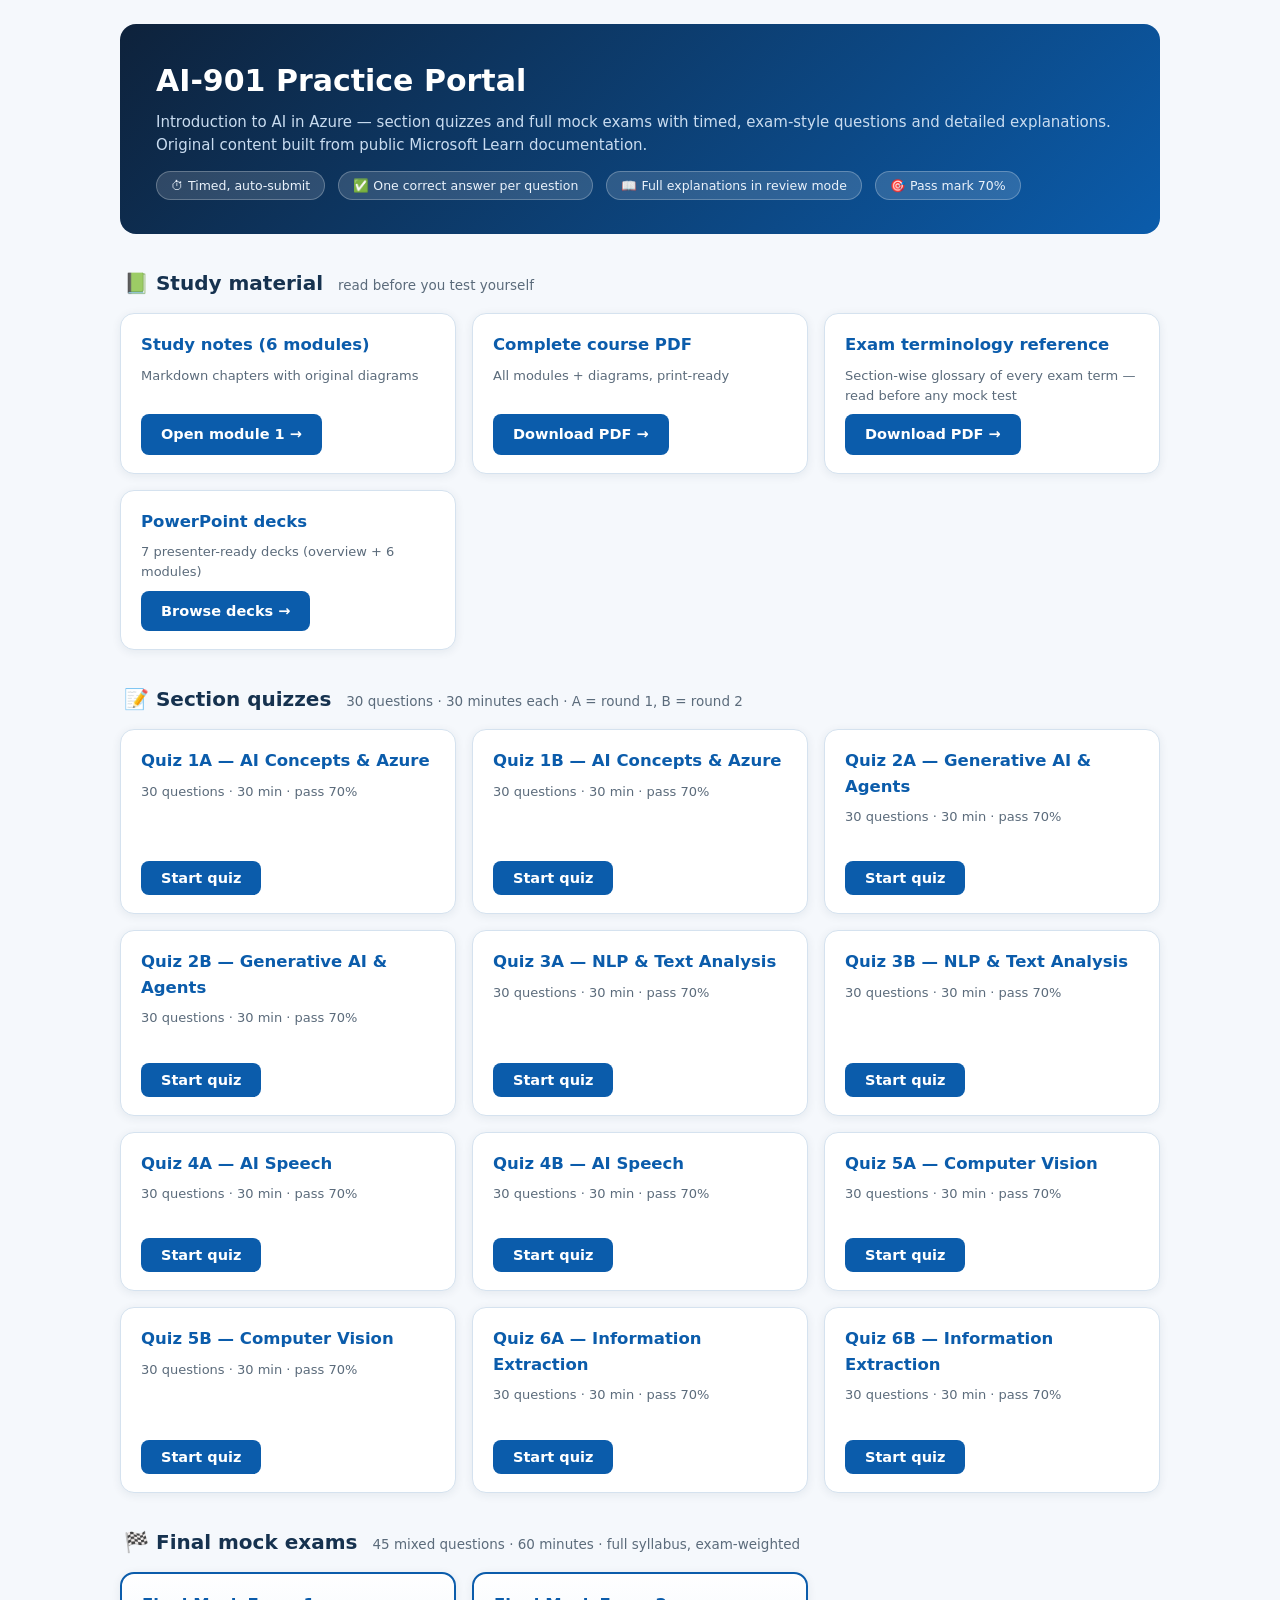
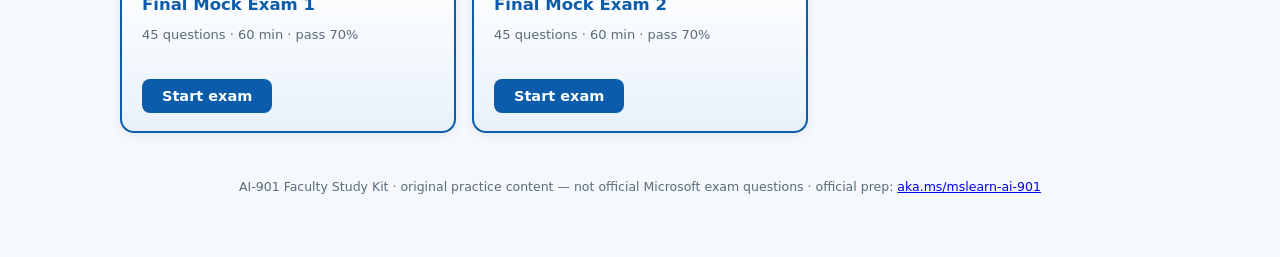
<file: index.html>
<!doctype html>
<html lang="en">
<head>
<meta charset="utf-8">
<meta name="viewport" content="width=device-width, initial-scale=1">
<title>AI-901 Practice Portal — Quizzes & Mock Exams</title>
<link rel="stylesheet" href="assets/exam.css">
<link rel="icon" href="data:image/svg+xml,<svg xmlns='http://www.w3.org/2000/svg' viewBox='0 0 100 100'><text y='.9em' font-size='90'>🎓</text></svg>">
</head>
<body>
<div class="wrap">

  <div id="homeView">
    <div class="hero">
      <h1>AI-901 Practice Portal</h1>
      <p>Introduction to AI in Azure — section quizzes and full mock exams with timed, exam-style
         questions and detailed explanations. Original content built from public Microsoft Learn
         documentation.</p>
      <div class="pills">
        <span class="pill">⏱ Timed, auto-submit</span>
        <span class="pill">✅ One correct answer per question</span>
        <span class="pill">📖 Full explanations in review mode</span>
        <span class="pill">🎯 Pass mark 70%</span>
      </div>
    </div>

    <h2 class="sec">📗 Study material <small>read before you test yourself</small></h2>
    <div class="grid links">
      <div class="card"><h3>Study notes (6 modules)</h3>
        <div class="meta">Markdown chapters with original diagrams</div>
        <a class="btn" href="modules/01-ai-concepts-and-azure.md">Open module 1 →</a></div>
      <div class="card"><h3>Complete course PDF</h3>
        <div class="meta">All modules + diagrams, print-ready</div>
        <a class="btn" href="pdf/AI-901-Complete-Course.pdf">Download PDF →</a></div>
      <div class="card"><h3>Exam terminology reference</h3>
        <div class="meta">Section-wise glossary of every exam term — read before any mock test</div>
        <a class="btn" href="pdf/AI-901-Exam-Terminology-Reference.pdf">Download PDF →</a></div>
      <div class="card"><h3>PowerPoint decks</h3>
        <div class="meta">7 presenter-ready decks (overview + 6 modules)</div>
        <a class="btn" href="pptx/">Browse decks →</a></div>
    </div>

    <h2 class="sec">📝 Section quizzes <small>30 questions · 30 minutes each · A = round 1, B = round 2</small></h2>
    <div class="grid">
      <div class="card" data-bank="q1a"><h3>Quiz 1A — AI Concepts &amp; Azure</h3><div class="meta"></div><div class="best"></div><button>Start quiz</button></div>
      <div class="card" data-bank="q1b"><h3>Quiz 1B — AI Concepts &amp; Azure</h3><div class="meta"></div><div class="best"></div><button>Start quiz</button></div>
      <div class="card" data-bank="q2a"><h3>Quiz 2A — Generative AI &amp; Agents</h3><div class="meta"></div><div class="best"></div><button>Start quiz</button></div>
      <div class="card" data-bank="q2b"><h3>Quiz 2B — Generative AI &amp; Agents</h3><div class="meta"></div><div class="best"></div><button>Start quiz</button></div>
      <div class="card" data-bank="q3a"><h3>Quiz 3A — NLP &amp; Text Analysis</h3><div class="meta"></div><div class="best"></div><button>Start quiz</button></div>
      <div class="card" data-bank="q3b"><h3>Quiz 3B — NLP &amp; Text Analysis</h3><div class="meta"></div><div class="best"></div><button>Start quiz</button></div>
      <div class="card" data-bank="q4a"><h3>Quiz 4A — AI Speech</h3><div class="meta"></div><div class="best"></div><button>Start quiz</button></div>
      <div class="card" data-bank="q4b"><h3>Quiz 4B — AI Speech</h3><div class="meta"></div><div class="best"></div><button>Start quiz</button></div>
      <div class="card" data-bank="q5a"><h3>Quiz 5A — Computer Vision</h3><div class="meta"></div><div class="best"></div><button>Start quiz</button></div>
      <div class="card" data-bank="q5b"><h3>Quiz 5B — Computer Vision</h3><div class="meta"></div><div class="best"></div><button>Start quiz</button></div>
      <div class="card" data-bank="q6a"><h3>Quiz 6A — Information Extraction</h3><div class="meta"></div><div class="best"></div><button>Start quiz</button></div>
      <div class="card" data-bank="q6b"><h3>Quiz 6B — Information Extraction</h3><div class="meta"></div><div class="best"></div><button>Start quiz</button></div>
    </div>

    <h2 class="sec">🏁 Final mock exams <small>45 mixed questions · 60 minutes · full syllabus, exam-weighted</small></h2>
    <div class="grid">
      <div class="card final" data-bank="final1"><h3>Final Mock Exam 1</h3><div class="meta"></div><div class="best"></div><button>Start exam</button></div>
      <div class="card final" data-bank="final2"><h3>Final Mock Exam 2</h3><div class="meta"></div><div class="best"></div><button>Start exam</button></div>
    </div>

    <footer>
      AI-901 Faculty Study Kit · original practice content — not official Microsoft exam questions ·
      official prep: <a href="https://aka.ms/mslearn-ai-901">aka.ms/mslearn-ai-901</a>
    </footer>
  </div>

  <div id="examView"></div>
</div>

<script src="quizzes/q1a.js"></script>
<script src="quizzes/q1b.js"></script>
<script src="quizzes/q2a.js"></script>
<script src="quizzes/q2b.js"></script>
<script src="quizzes/q3a.js"></script>
<script src="quizzes/q3b.js"></script>
<script src="quizzes/q4a.js"></script>
<script src="quizzes/q4b.js"></script>
<script src="quizzes/q5a.js"></script>
<script src="quizzes/q5b.js"></script>
<script src="quizzes/q6a.js"></script>
<script src="quizzes/q6b.js"></script>
<script src="quizzes/final1.js"></script>
<script src="quizzes/final2.js"></script>
<script src="assets/exam.js"></script>
</body>
</html>
</file>
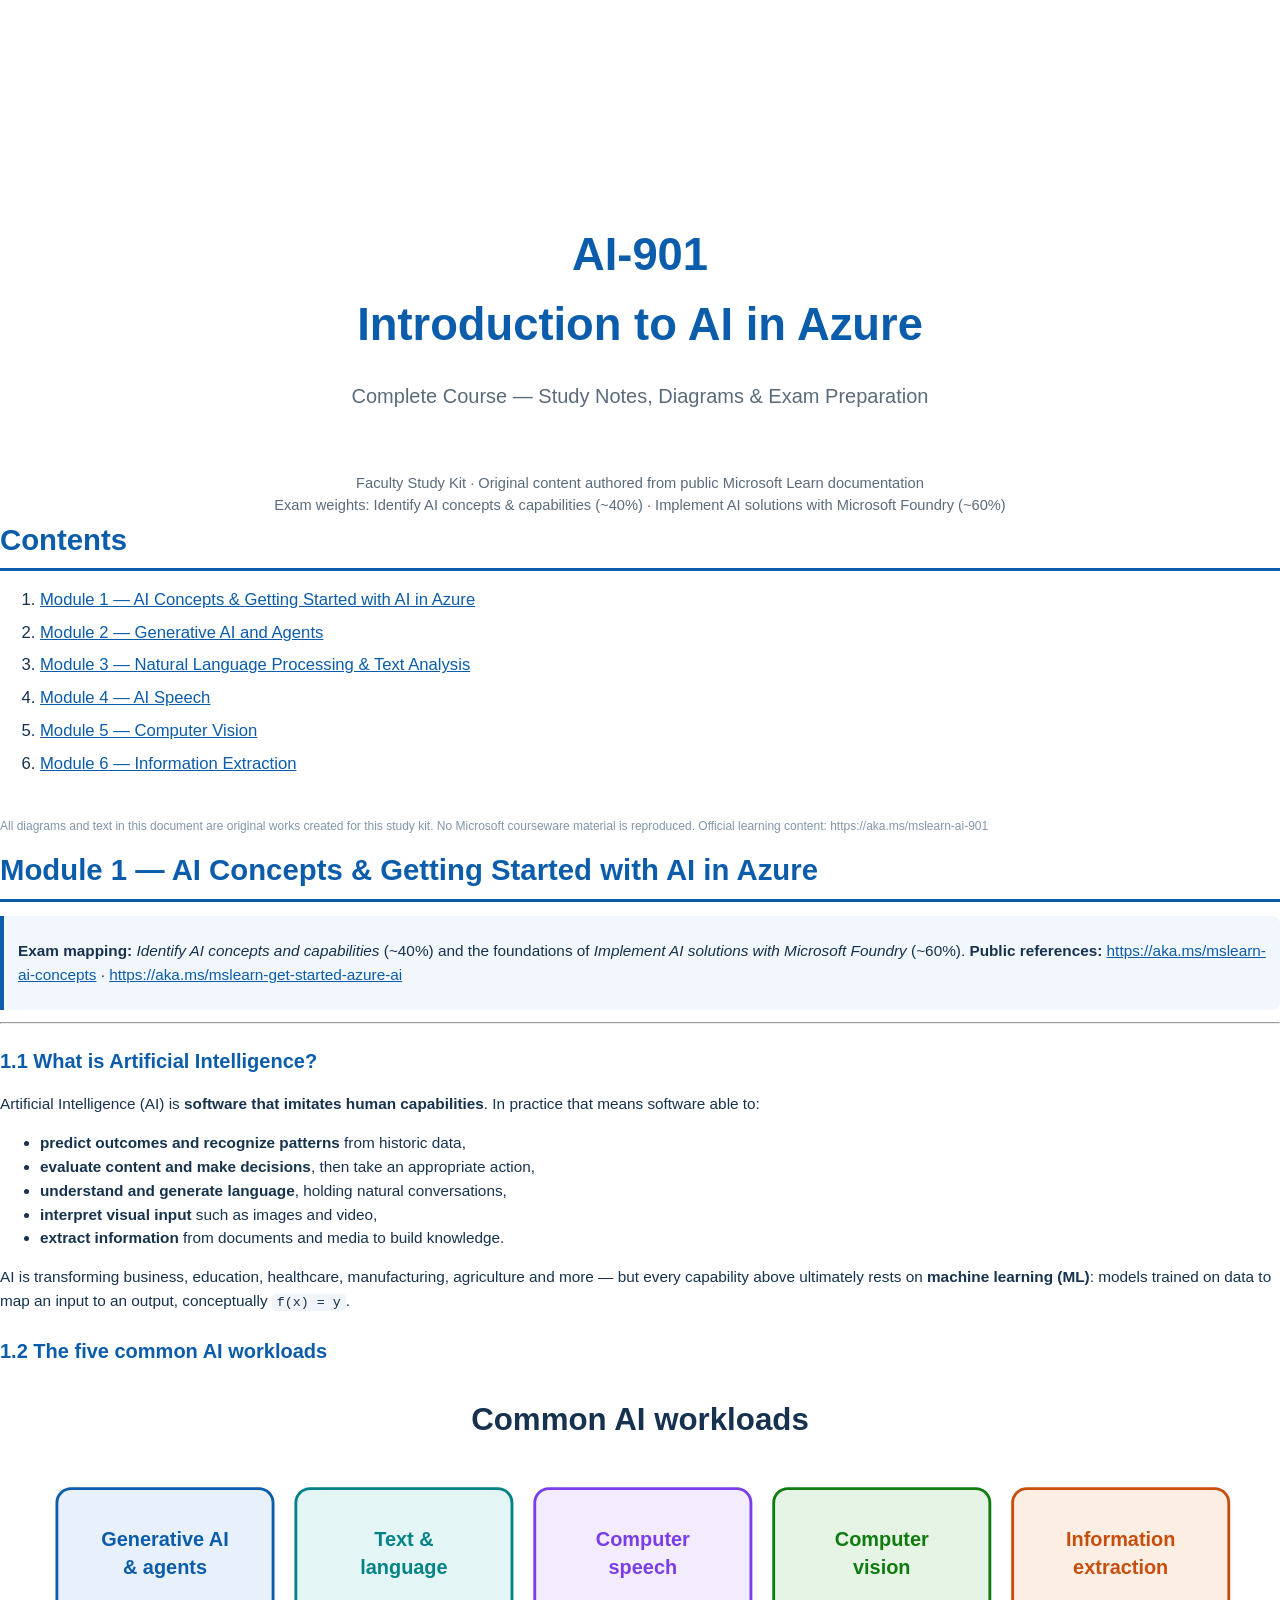
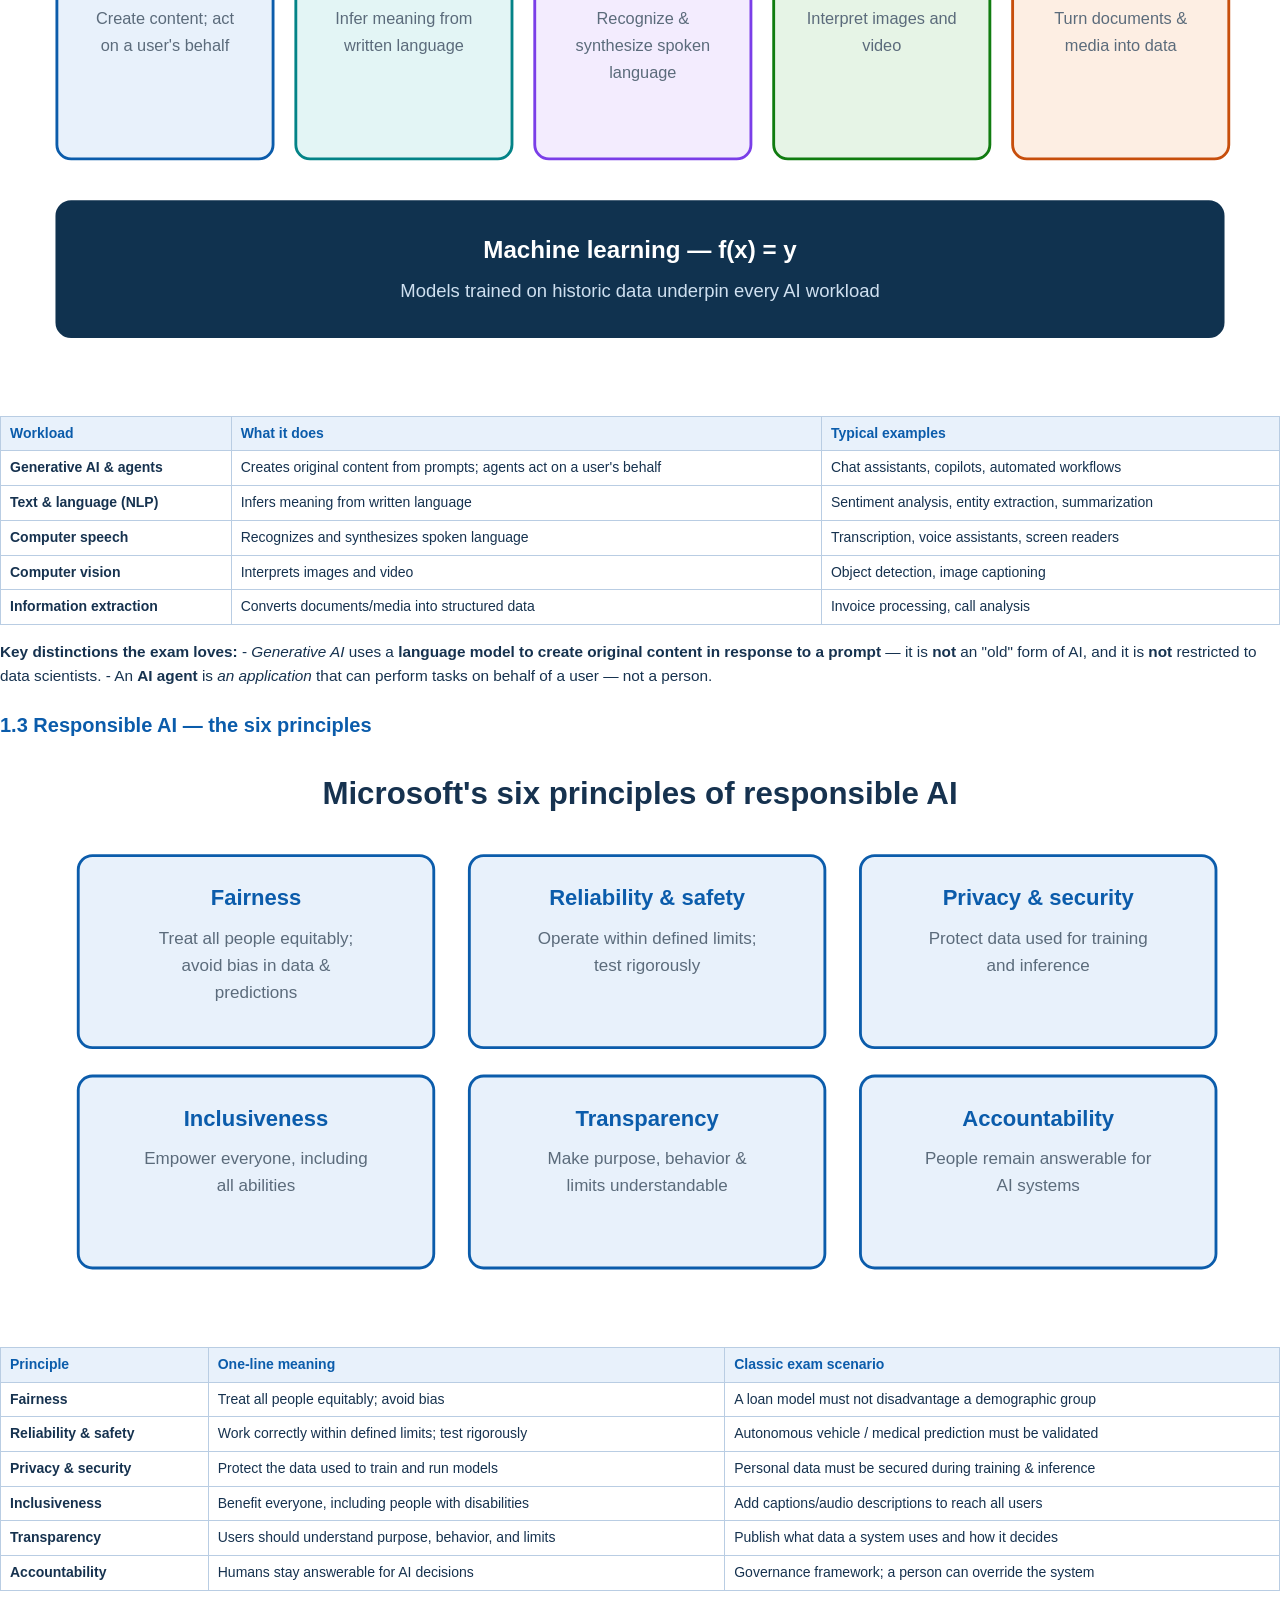
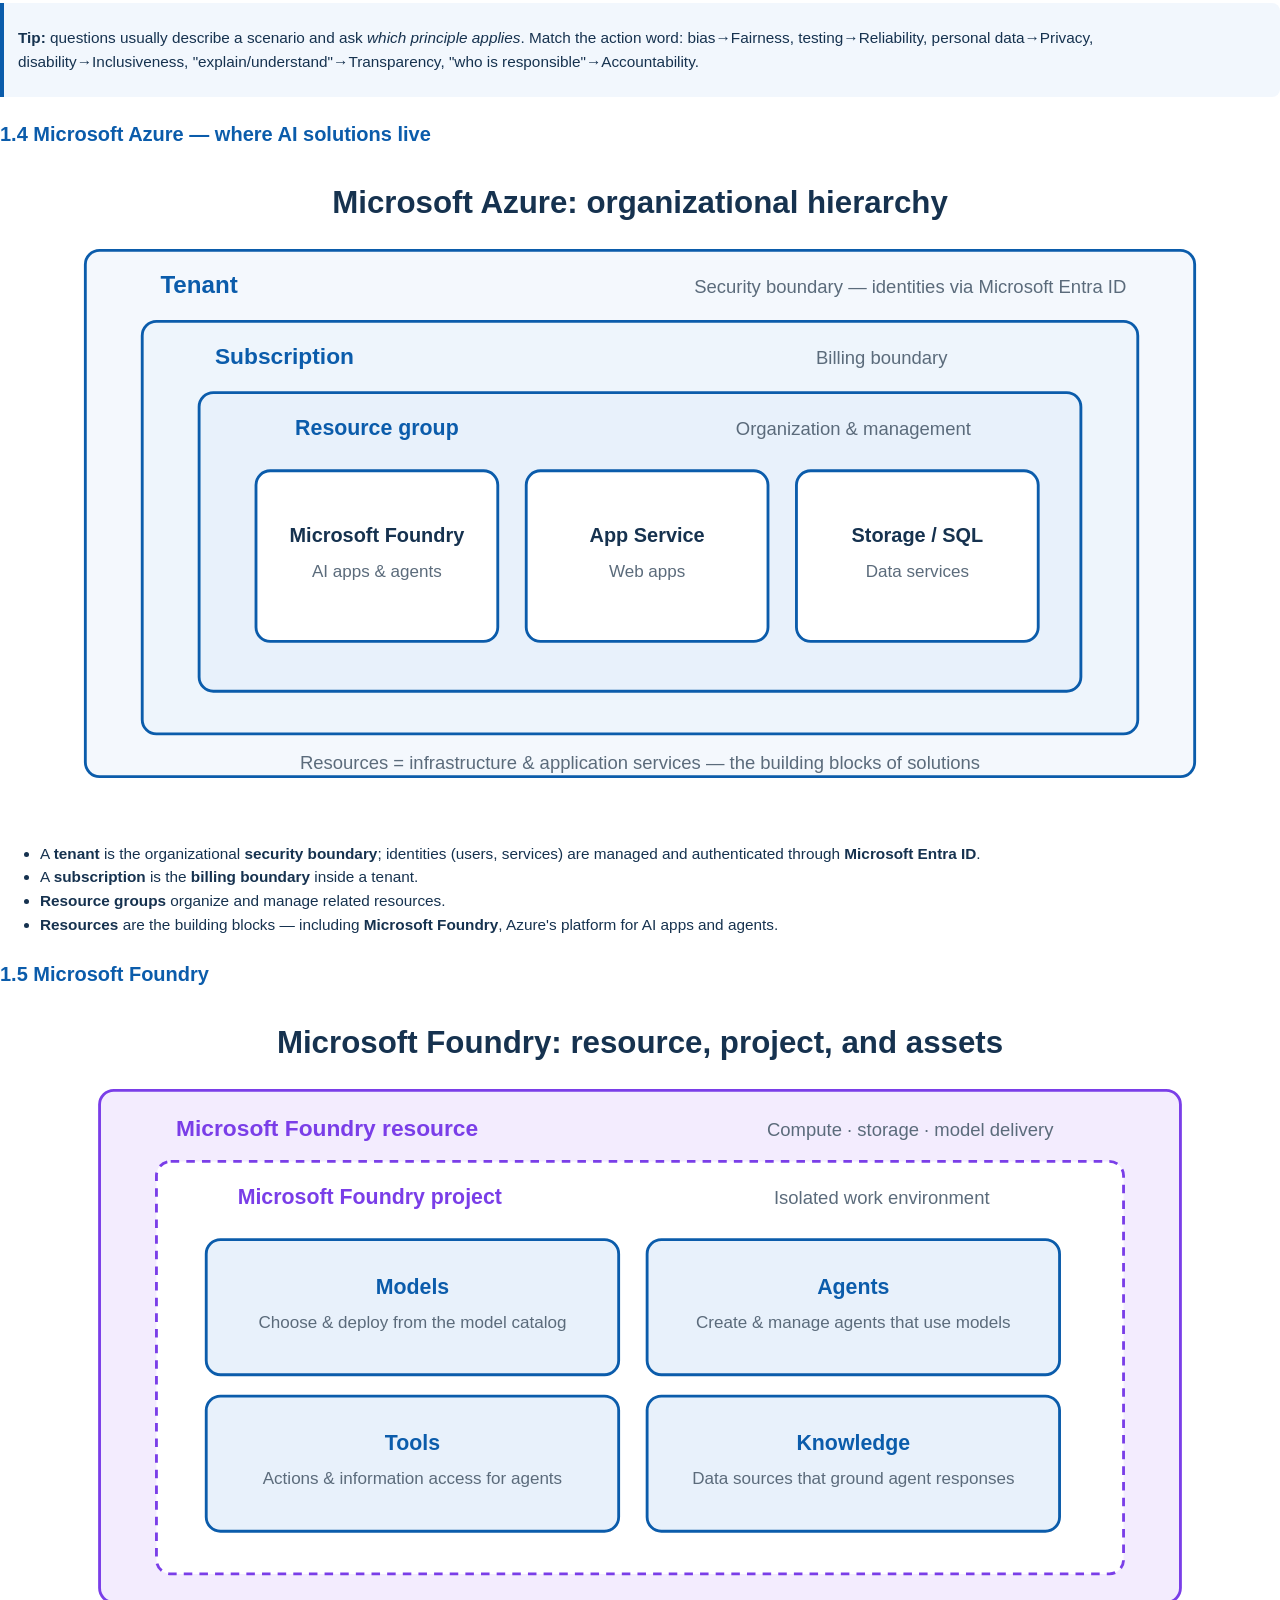
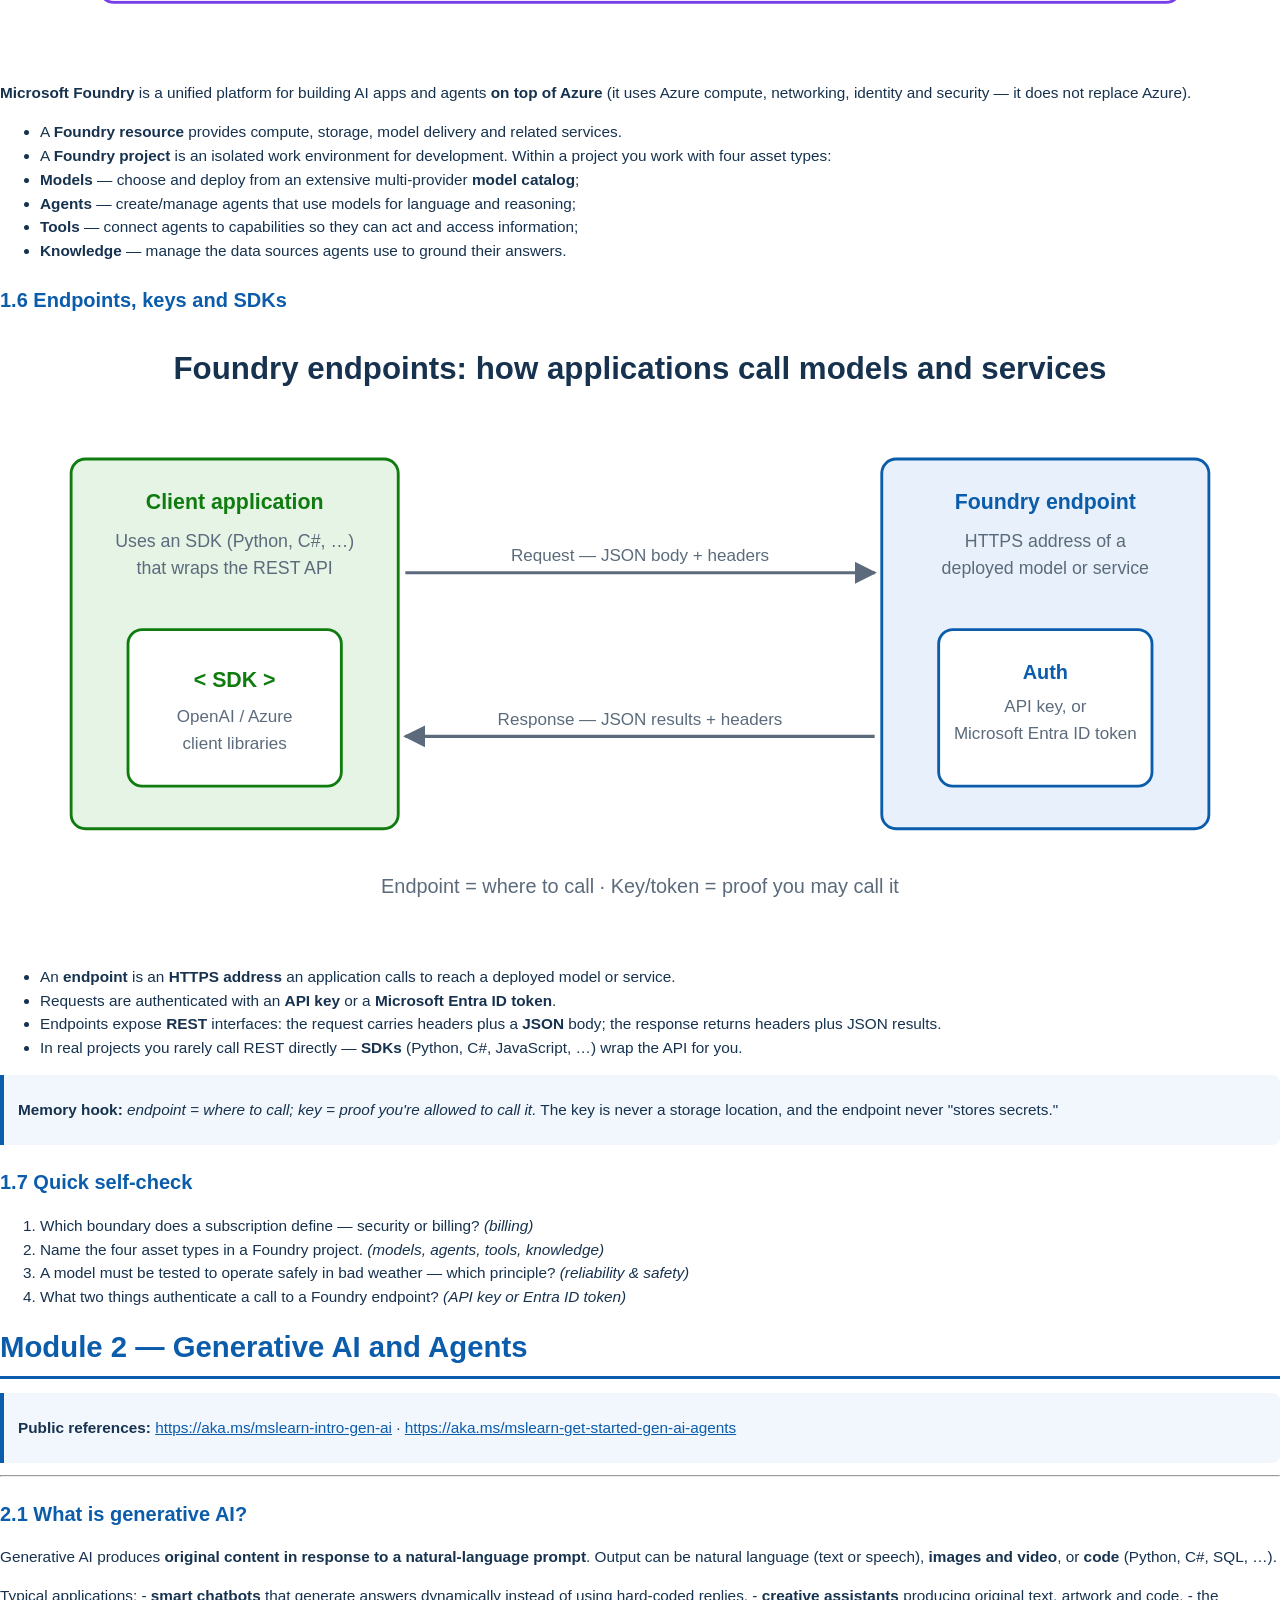
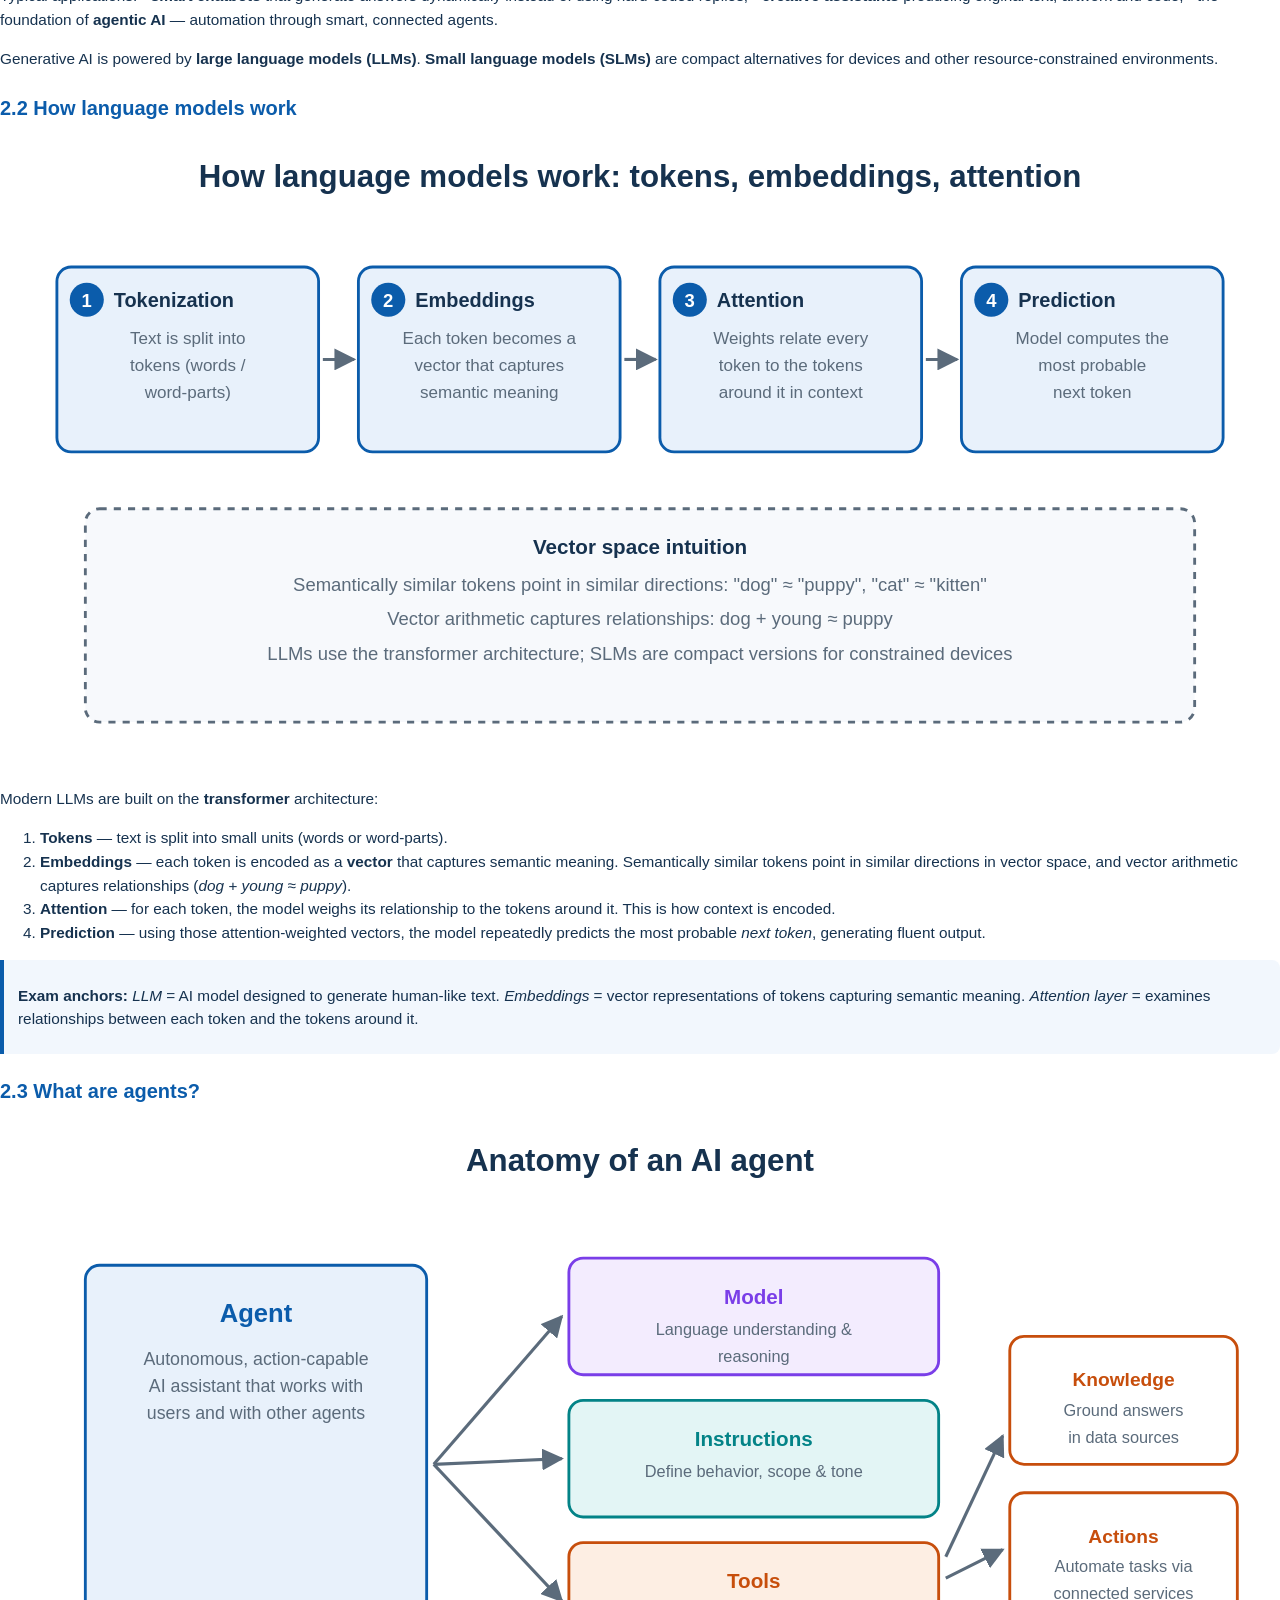
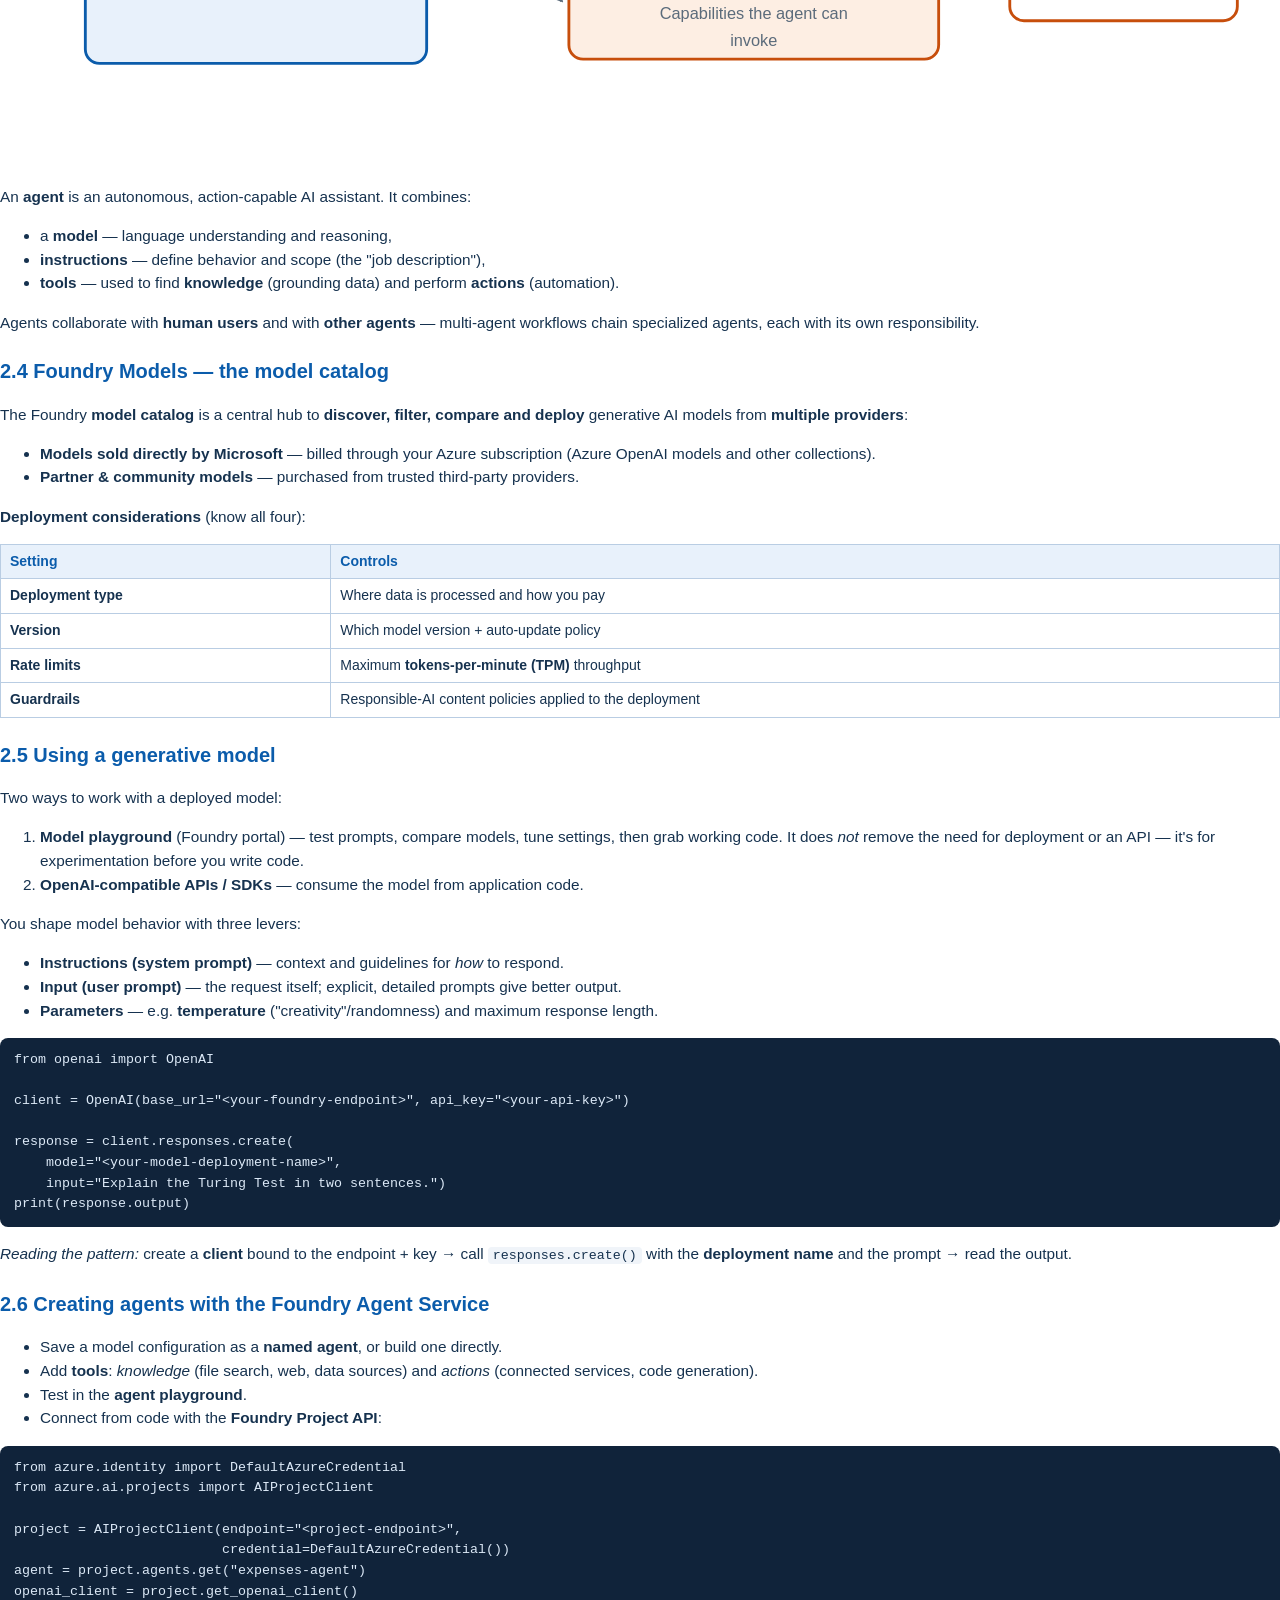
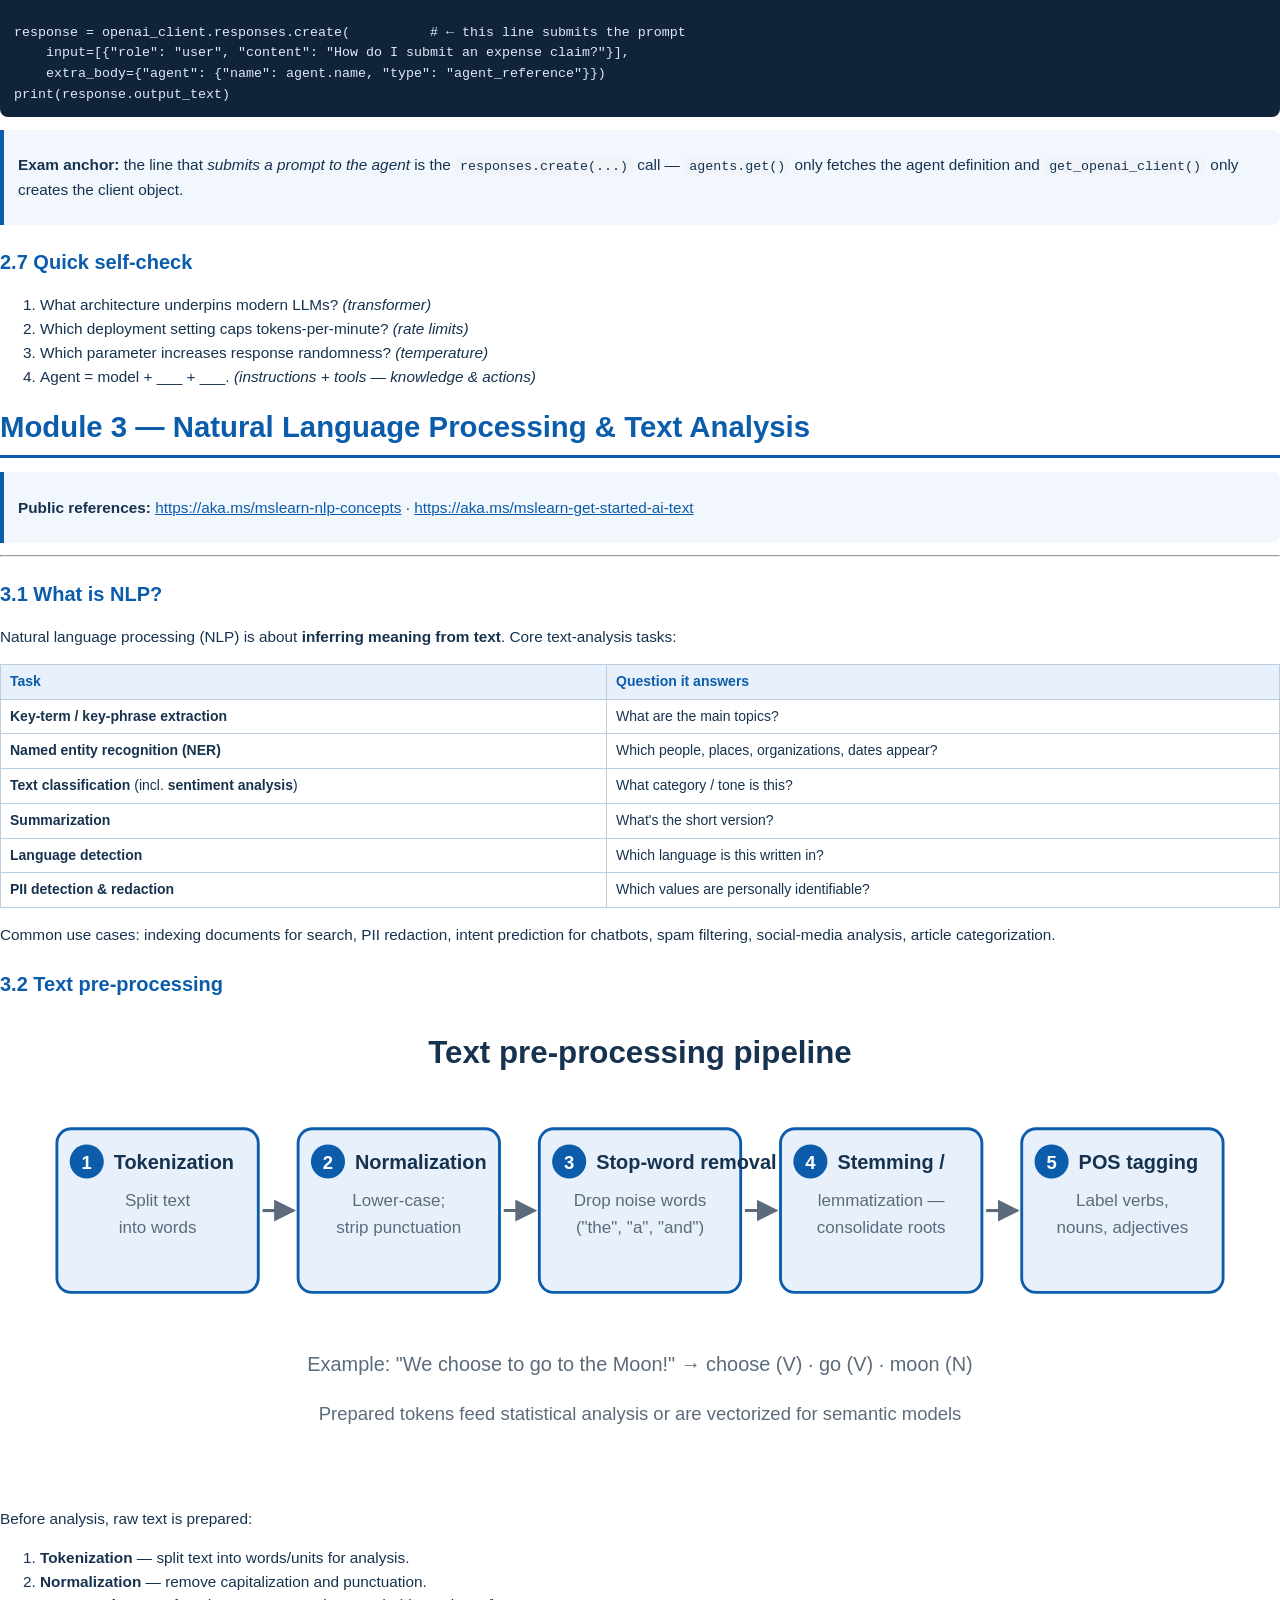
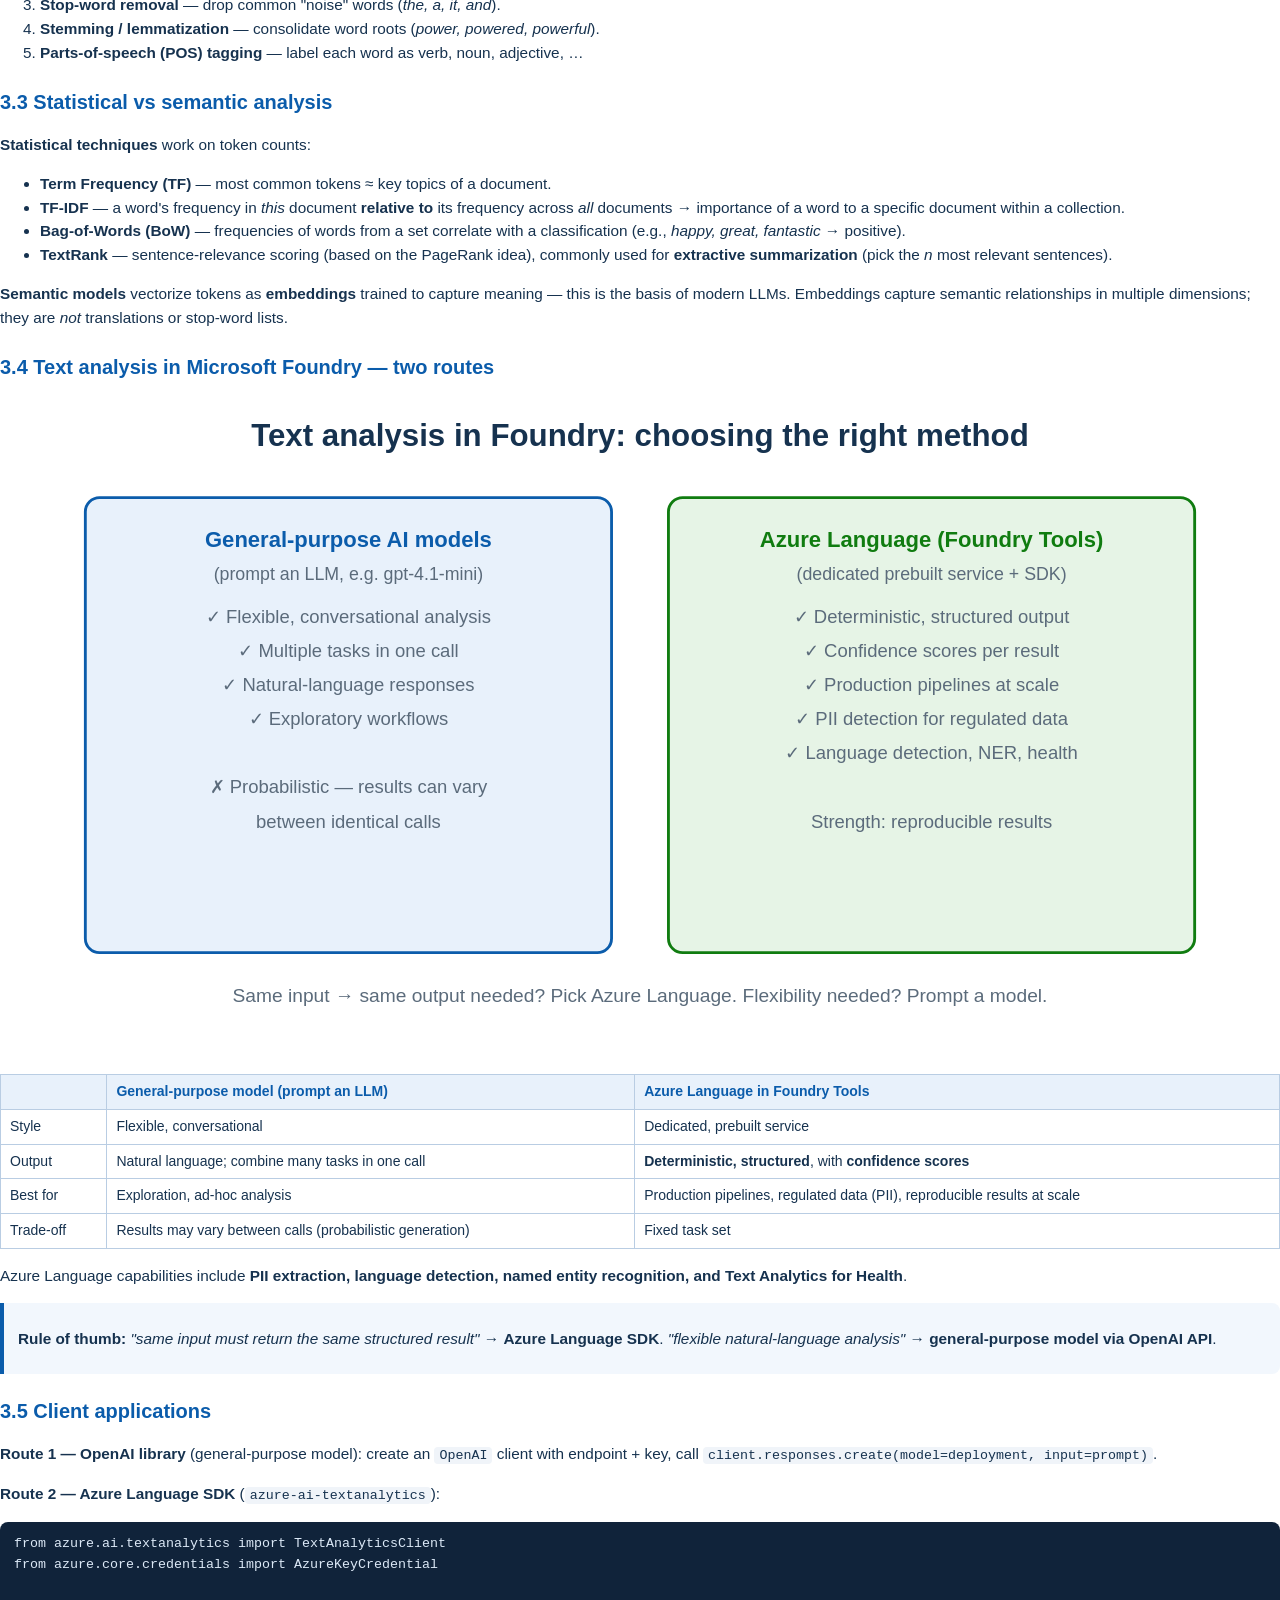
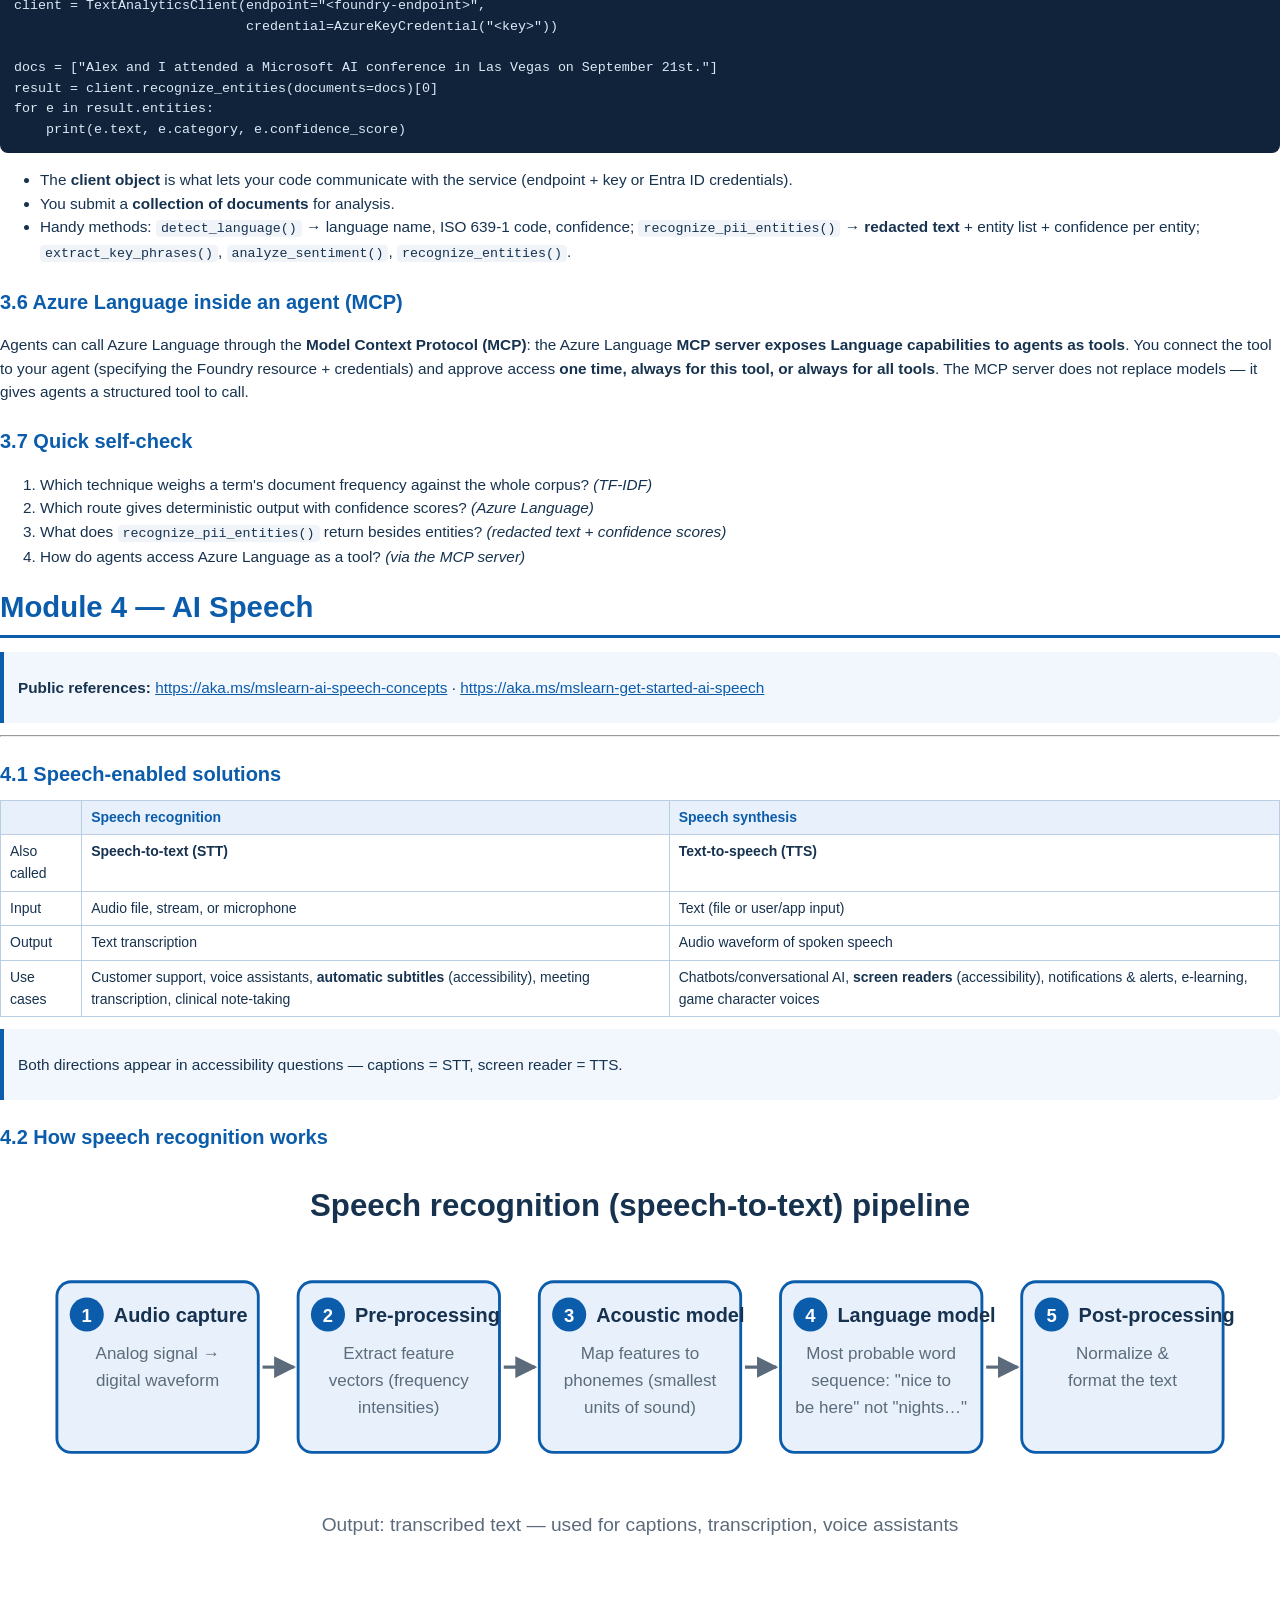
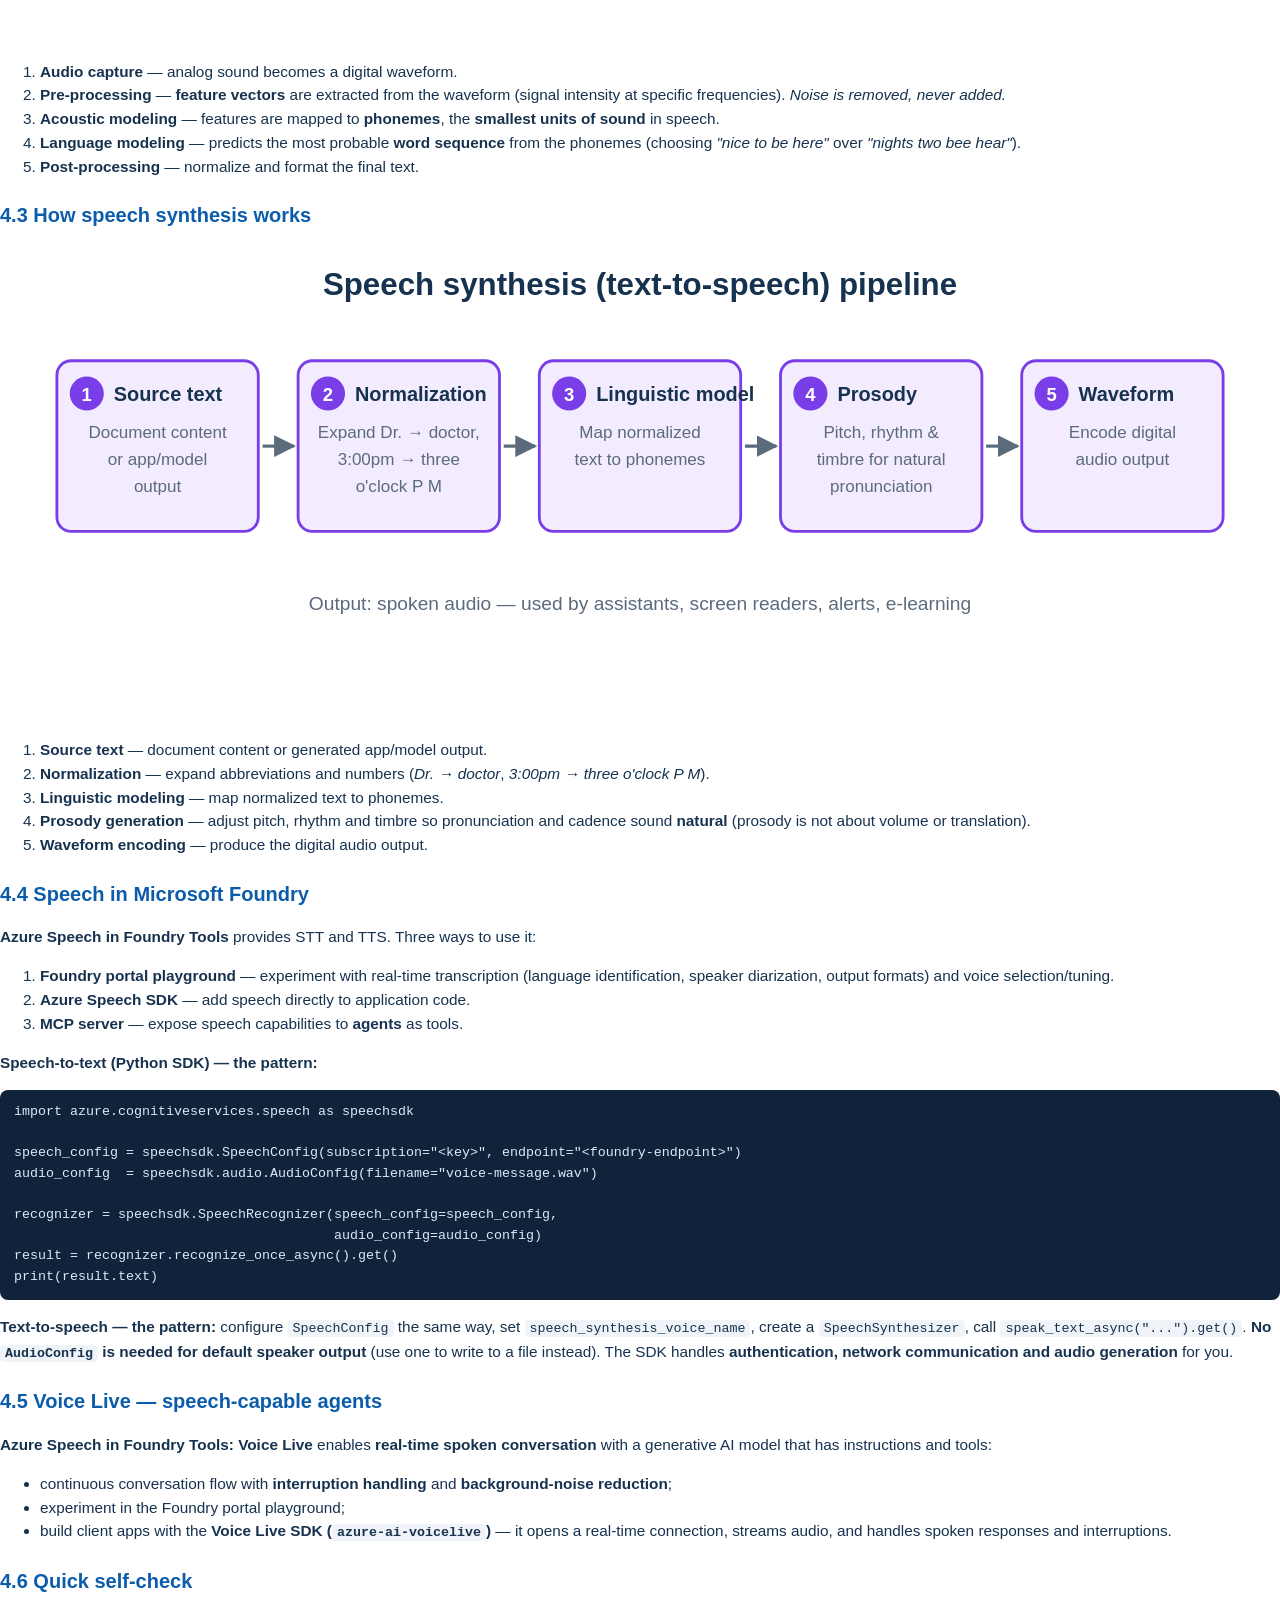
<file: pdf/src/course.html>
<!doctype html><html><head><meta charset='utf-8'><title>AI-901 Complete Course</title><style>
@page { size: A4; margin: 18mm 16mm; }
* { box-sizing: border-box; }
body { font-family: 'Segoe UI', Arial, sans-serif; color: #16324f; font-size: 11.5pt;
       line-height: 1.55; margin: 0; }
h1 { font-size: 22pt; color: #0b5cab; border-bottom: 3px solid #0b5cab;
     padding-bottom: 6px; margin: 0 0 14px; }
h2 { font-size: 15pt; color: #0b5cab; margin: 22px 0 8px; }
h3 { font-size: 12.5pt; color: #16324f; }
table { border-collapse: collapse; width: 100%; margin: 10px 0; font-size: 10.5pt; }
th, td { border: 1px solid #b9cde3; padding: 6px 9px; text-align: left; vertical-align: top; }
th { background: #e8f1fb; color: #0b5cab; }
code { background: #f0f4f9; padding: 1px 5px; border-radius: 4px; font-size: 10pt;
       font-family: Consolas, monospace; }
pre { background: #10233a; color: #dce9f7; padding: 12px 14px; border-radius: 8px;
      font-size: 9.5pt; overflow-x: hidden; white-space: pre-wrap; }
pre code { background: none; color: inherit; padding: 0; }
blockquote { border-left: 4px solid #0b5cab; background: #f2f7fd; margin: 12px 0;
             padding: 8px 14px; border-radius: 0 8px 8px 0; }
img { max-width: 100%; margin: 12px auto; display: block; }
a { color: #0b5cab; }
.module { page-break-before: always; }
.cover { page-break-after: always; text-align: center; padding-top: 220px; }
.cover h1 { border: none; font-size: 34pt; }
.cover .sub { font-size: 15pt; color: #5b6b7b; margin-top: 8px; }
.cover .meta { margin-top: 60px; color: #5b6b7b; font-size: 11pt; }
.toc { page-break-after: always; }
.toc li { margin: 7px 0; font-size: 12.5pt; }
.footer-note { color: #8296aa; font-size: 9pt; margin-top: 40px; }
</style></head><body>
<div class="cover">
  <h1>AI-901<br/>Introduction to AI in Azure</h1>
  <div class="sub">Complete Course &mdash; Study Notes, Diagrams &amp; Exam Preparation</div>
  <div class="meta">
    Faculty Study Kit &middot; Original content authored from public Microsoft Learn documentation<br/>
    Exam weights: Identify AI concepts &amp; capabilities (~40%) &middot;
    Implement AI solutions with Microsoft Foundry (~60%)
  </div>
</div>
<div class="toc"><h1>Contents</h1><ol><li><a href="#m01">Module 1 — AI Concepts & Getting Started with AI in Azure</a></li><li><a href="#m02">Module 2 — Generative AI and Agents</a></li><li><a href="#m03">Module 3 — Natural Language Processing & Text Analysis</a></li><li><a href="#m04">Module 4 — AI Speech</a></li><li><a href="#m05">Module 5 — Computer Vision</a></li><li><a href="#m06">Module 6 — Information Extraction</a></li></ol><p class='footer-note'>All diagrams and text in this document are original works created for this study kit. No Microsoft courseware material is reproduced. Official learning content: https://aka.ms/mslearn-ai-901</p></div><div class="module" id="m01"><h1>Module 1 — AI Concepts &amp; Getting Started with AI in Azure</h1>
<blockquote>
<p><strong>Exam mapping:</strong> <em>Identify AI concepts and capabilities</em> (~40%) and the foundations of
<em>Implement AI solutions with Microsoft Foundry</em> (~60%).
<strong>Public references:</strong> <a href="https://aka.ms/mslearn-ai-concepts">https://aka.ms/mslearn-ai-concepts</a> · <a href="https://aka.ms/mslearn-get-started-azure-ai">https://aka.ms/mslearn-get-started-azure-ai</a></p>
</blockquote>
<hr />
<h2>1.1 What is Artificial Intelligence?</h2>
<p>Artificial Intelligence (AI) is <strong>software that imitates human capabilities</strong>. In practice that
means software able to:</p>
<ul>
<li><strong>predict outcomes and recognize patterns</strong> from historic data,</li>
<li><strong>evaluate content and make decisions</strong>, then take an appropriate action,</li>
<li><strong>understand and generate language</strong>, holding natural conversations,</li>
<li><strong>interpret visual input</strong> such as images and video,</li>
<li><strong>extract information</strong> from documents and media to build knowledge.</li>
</ul>
<p>AI is transforming business, education, healthcare, manufacturing, agriculture and more — but
every capability above ultimately rests on <strong>machine learning (ML)</strong>: models trained on data to
map an input to an output, conceptually <code>f(x) = y</code>.</p>
<h2>1.2 The five common AI workloads</h2>
<p><svg xmlns="http://www.w3.org/2000/svg" viewBox="0 0 900 430" font-family="Segoe UI, Arial, sans-serif" role="img" aria-label="Common AI workloads">
<rect width="900" height="430" fill="#ffffff"/>
<defs><marker id="arr" viewBox="0 0 10 10" refX="9" refY="5" markerWidth="7" markerHeight="7" orient="auto-start-reverse"><path d="M0,0 L10,5 L0,10 z" fill="#5b6b7b"/></marker></defs>
<text x="450.0" y="34" text-anchor="middle" font-size="22" font-weight="600" fill="#16324f">Common AI workloads</text>
<rect x="40" y="75" width="152" height="190" rx="10" fill="#e8f1fb" stroke="#0b5cab" stroke-width="2"/>
<text x="116" y="115" text-anchor="middle" font-size="14" font-weight="600" fill="#0b5cab">Generative AI</text>
<text x="116" y="135" text-anchor="middle" font-size="14" font-weight="600" fill="#0b5cab">&amp; agents</text>
<text x="116" y="170" text-anchor="middle" font-size="11.5" font-weight="normal" fill="#5b6b7b">Create content; act</text>
<text x="116" y="189" text-anchor="middle" font-size="11.5" font-weight="normal" fill="#5b6b7b">on a user&#x27;s behalf</text>
<rect x="208" y="75" width="152" height="190" rx="10" fill="#e3f5f5" stroke="#038387" stroke-width="2"/>
<text x="284" y="115" text-anchor="middle" font-size="14" font-weight="600" fill="#038387">Text &amp;</text>
<text x="284" y="135" text-anchor="middle" font-size="14" font-weight="600" fill="#038387">language</text>
<text x="284" y="170" text-anchor="middle" font-size="11.5" font-weight="normal" fill="#5b6b7b">Infer meaning from</text>
<text x="284" y="189" text-anchor="middle" font-size="11.5" font-weight="normal" fill="#5b6b7b">written language</text>
<rect x="376" y="75" width="152" height="190" rx="10" fill="#f3ecfe" stroke="#7a3ee8" stroke-width="2"/>
<text x="452" y="115" text-anchor="middle" font-size="14" font-weight="600" fill="#7a3ee8">Computer</text>
<text x="452" y="135" text-anchor="middle" font-size="14" font-weight="600" fill="#7a3ee8">speech</text>
<text x="452" y="170" text-anchor="middle" font-size="11.5" font-weight="normal" fill="#5b6b7b">Recognize &amp;</text>
<text x="452" y="189" text-anchor="middle" font-size="11.5" font-weight="normal" fill="#5b6b7b">synthesize spoken</text>
<text x="452" y="208" text-anchor="middle" font-size="11.5" font-weight="normal" fill="#5b6b7b">language</text>
<rect x="544" y="75" width="152" height="190" rx="10" fill="#e6f4e6" stroke="#107c10" stroke-width="2"/>
<text x="620" y="115" text-anchor="middle" font-size="14" font-weight="600" fill="#107c10">Computer</text>
<text x="620" y="135" text-anchor="middle" font-size="14" font-weight="600" fill="#107c10">vision</text>
<text x="620" y="170" text-anchor="middle" font-size="11.5" font-weight="normal" fill="#5b6b7b">Interpret images and</text>
<text x="620" y="189" text-anchor="middle" font-size="11.5" font-weight="normal" fill="#5b6b7b">video</text>
<rect x="712" y="75" width="152" height="190" rx="10" fill="#fdeee3" stroke="#c74e0c" stroke-width="2"/>
<text x="788" y="115" text-anchor="middle" font-size="14" font-weight="600" fill="#c74e0c">Information</text>
<text x="788" y="135" text-anchor="middle" font-size="14" font-weight="600" fill="#c74e0c">extraction</text>
<text x="788" y="170" text-anchor="middle" font-size="11.5" font-weight="normal" fill="#5b6b7b">Turn documents &amp;</text>
<text x="788" y="189" text-anchor="middle" font-size="11.5" font-weight="normal" fill="#5b6b7b">media into data</text>
<rect x="40" y="295" width="820" height="95" rx="10" fill="#10324f" stroke="#10324f" stroke-width="2"/>
<text x="450" y="335" text-anchor="middle" font-size="17" font-weight="600" fill="#ffffff">Machine learning   —   f(x) = y</text>
<text x="450" y="362" text-anchor="middle" font-size="13" font-weight="normal" fill="#cfe0f0">Models trained on historic data underpin every AI workload</text>
</svg></p>
<table>
<thead>
<tr>
<th>Workload</th>
<th>What it does</th>
<th>Typical examples</th>
</tr>
</thead>
<tbody>
<tr>
<td><strong>Generative AI &amp; agents</strong></td>
<td>Creates original content from prompts; agents act on a user's behalf</td>
<td>Chat assistants, copilots, automated workflows</td>
</tr>
<tr>
<td><strong>Text &amp; language (NLP)</strong></td>
<td>Infers meaning from written language</td>
<td>Sentiment analysis, entity extraction, summarization</td>
</tr>
<tr>
<td><strong>Computer speech</strong></td>
<td>Recognizes and synthesizes spoken language</td>
<td>Transcription, voice assistants, screen readers</td>
</tr>
<tr>
<td><strong>Computer vision</strong></td>
<td>Interprets images and video</td>
<td>Object detection, image captioning</td>
</tr>
<tr>
<td><strong>Information extraction</strong></td>
<td>Converts documents/media into structured data</td>
<td>Invoice processing, call analysis</td>
</tr>
</tbody>
</table>
<p><strong>Key distinctions the exam loves:</strong>
- <em>Generative AI</em> uses a <strong>language model to create original content in response to a prompt</strong> —
  it is <strong>not</strong> an "old" form of AI, and it is <strong>not</strong> restricted to data scientists.
- An <strong>AI agent</strong> is <em>an application</em> that can perform tasks on behalf of a user — not a person.</p>
<h2>1.3 Responsible AI — the six principles</h2>
<p><svg xmlns="http://www.w3.org/2000/svg" viewBox="0 0 900 400" font-family="Segoe UI, Arial, sans-serif" role="img" aria-label="Microsoft&#x27;s six principles of responsible AI">
<rect width="900" height="400" fill="#ffffff"/>
<defs><marker id="arr" viewBox="0 0 10 10" refX="9" refY="5" markerWidth="7" markerHeight="7" orient="auto-start-reverse"><path d="M0,0 L10,5 L0,10 z" fill="#5b6b7b"/></marker></defs>
<text x="450.0" y="34" text-anchor="middle" font-size="22" font-weight="600" fill="#16324f">Microsoft&#x27;s six principles of responsible AI</text>
<rect x="55" y="70" width="250" height="135" rx="10" fill="#e8f1fb" stroke="#0b5cab" stroke-width="2"/>
<text x="180" y="105" text-anchor="middle" font-size="15.5" font-weight="600" fill="#0b5cab">Fairness</text>
<text x="180" y="132" text-anchor="middle" font-size="12" font-weight="normal" fill="#5b6b7b">Treat all people equitably;</text>
<text x="180" y="151" text-anchor="middle" font-size="12" font-weight="normal" fill="#5b6b7b">avoid bias in data &amp;</text>
<text x="180" y="170" text-anchor="middle" font-size="12" font-weight="normal" fill="#5b6b7b">predictions</text>
<rect x="330" y="70" width="250" height="135" rx="10" fill="#e8f1fb" stroke="#0b5cab" stroke-width="2"/>
<text x="455" y="105" text-anchor="middle" font-size="15.5" font-weight="600" fill="#0b5cab">Reliability &amp; safety</text>
<text x="455" y="132" text-anchor="middle" font-size="12" font-weight="normal" fill="#5b6b7b">Operate within defined limits;</text>
<text x="455" y="151" text-anchor="middle" font-size="12" font-weight="normal" fill="#5b6b7b">test rigorously</text>
<rect x="605" y="70" width="250" height="135" rx="10" fill="#e8f1fb" stroke="#0b5cab" stroke-width="2"/>
<text x="730" y="105" text-anchor="middle" font-size="15.5" font-weight="600" fill="#0b5cab">Privacy &amp; security</text>
<text x="730" y="132" text-anchor="middle" font-size="12" font-weight="normal" fill="#5b6b7b">Protect data used for training</text>
<text x="730" y="151" text-anchor="middle" font-size="12" font-weight="normal" fill="#5b6b7b">and inference</text>
<rect x="55" y="225" width="250" height="135" rx="10" fill="#e8f1fb" stroke="#0b5cab" stroke-width="2"/>
<text x="180" y="260" text-anchor="middle" font-size="15.5" font-weight="600" fill="#0b5cab">Inclusiveness</text>
<text x="180" y="287" text-anchor="middle" font-size="12" font-weight="normal" fill="#5b6b7b">Empower everyone, including</text>
<text x="180" y="306" text-anchor="middle" font-size="12" font-weight="normal" fill="#5b6b7b">all abilities</text>
<rect x="330" y="225" width="250" height="135" rx="10" fill="#e8f1fb" stroke="#0b5cab" stroke-width="2"/>
<text x="455" y="260" text-anchor="middle" font-size="15.5" font-weight="600" fill="#0b5cab">Transparency</text>
<text x="455" y="287" text-anchor="middle" font-size="12" font-weight="normal" fill="#5b6b7b">Make purpose, behavior &amp;</text>
<text x="455" y="306" text-anchor="middle" font-size="12" font-weight="normal" fill="#5b6b7b">limits understandable</text>
<rect x="605" y="225" width="250" height="135" rx="10" fill="#e8f1fb" stroke="#0b5cab" stroke-width="2"/>
<text x="730" y="260" text-anchor="middle" font-size="15.5" font-weight="600" fill="#0b5cab">Accountability</text>
<text x="730" y="287" text-anchor="middle" font-size="12" font-weight="normal" fill="#5b6b7b">People remain answerable for</text>
<text x="730" y="306" text-anchor="middle" font-size="12" font-weight="normal" fill="#5b6b7b">AI systems</text>
</svg></p>
<table>
<thead>
<tr>
<th>Principle</th>
<th>One-line meaning</th>
<th>Classic exam scenario</th>
</tr>
</thead>
<tbody>
<tr>
<td><strong>Fairness</strong></td>
<td>Treat all people equitably; avoid bias</td>
<td>A loan model must not disadvantage a demographic group</td>
</tr>
<tr>
<td><strong>Reliability &amp; safety</strong></td>
<td>Work correctly within defined limits; test rigorously</td>
<td>Autonomous vehicle / medical prediction must be validated</td>
</tr>
<tr>
<td><strong>Privacy &amp; security</strong></td>
<td>Protect the data used to train and run models</td>
<td>Personal data must be secured during training &amp; inference</td>
</tr>
<tr>
<td><strong>Inclusiveness</strong></td>
<td>Benefit everyone, including people with disabilities</td>
<td>Add captions/audio descriptions to reach all users</td>
</tr>
<tr>
<td><strong>Transparency</strong></td>
<td>Users should understand purpose, behavior, and limits</td>
<td>Publish what data a system uses and how it decides</td>
</tr>
<tr>
<td><strong>Accountability</strong></td>
<td>Humans stay answerable for AI decisions</td>
<td>Governance framework; a person can override the system</td>
</tr>
</tbody>
</table>
<blockquote>
<p><strong>Tip:</strong> questions usually describe a scenario and ask <em>which principle applies</em>. Match the
action word: bias→Fairness, testing→Reliability, personal data→Privacy, disability→Inclusiveness,
"explain/understand"→Transparency, "who is responsible"→Accountability.</p>
</blockquote>
<h2>1.4 Microsoft Azure — where AI solutions live</h2>
<p><svg xmlns="http://www.w3.org/2000/svg" viewBox="0 0 900 460" font-family="Segoe UI, Arial, sans-serif" role="img" aria-label="Microsoft Azure: organizational hierarchy">
<rect width="900" height="460" fill="#ffffff"/>
<defs><marker id="arr" viewBox="0 0 10 10" refX="9" refY="5" markerWidth="7" markerHeight="7" orient="auto-start-reverse"><path d="M0,0 L10,5 L0,10 z" fill="#5b6b7b"/></marker></defs>
<text x="450.0" y="34" text-anchor="middle" font-size="22" font-weight="600" fill="#16324f">Microsoft Azure: organizational hierarchy</text>
<rect x="60" y="60" width="780" height="370" rx="10" fill="#f4f8fd" stroke="#0b5cab" stroke-width="2"/>
<text x="140" y="90" text-anchor="middle" font-size="17" font-weight="600" fill="#0b5cab">Tenant</text>
<text x="640" y="90" text-anchor="middle" font-size="13" font-weight="normal" fill="#5b6b7b">Security boundary — identities via Microsoft Entra ID</text>
<rect x="100" y="110" width="700" height="290" rx="10" fill="#eef5fc" stroke="#0b5cab" stroke-width="2"/>
<text x="200" y="140" text-anchor="middle" font-size="16" font-weight="600" fill="#0b5cab">Subscription</text>
<text x="620" y="140" text-anchor="middle" font-size="13" font-weight="normal" fill="#5b6b7b">Billing boundary</text>
<rect x="140" y="160" width="620" height="210" rx="10" fill="#e8f1fb" stroke="#0b5cab" stroke-width="2"/>
<text x="265" y="190" text-anchor="middle" font-size="15" font-weight="600" fill="#0b5cab">Resource group</text>
<text x="600" y="190" text-anchor="middle" font-size="13" font-weight="normal" fill="#5b6b7b">Organization &amp; management</text>
<rect x="180" y="215" width="170" height="120" rx="10" fill="#ffffff" stroke="#0b5cab" stroke-width="2"/>
<text x="265" y="265" text-anchor="middle" font-size="14" font-weight="600" fill="#16324f">Microsoft Foundry</text>
<text x="265" y="290" text-anchor="middle" font-size="12" font-weight="normal" fill="#5b6b7b">AI apps &amp; agents</text>
<rect x="370" y="215" width="170" height="120" rx="10" fill="#ffffff" stroke="#0b5cab" stroke-width="2"/>
<text x="455" y="265" text-anchor="middle" font-size="14" font-weight="600" fill="#16324f">App Service</text>
<text x="455" y="290" text-anchor="middle" font-size="12" font-weight="normal" fill="#5b6b7b">Web apps</text>
<rect x="560" y="215" width="170" height="120" rx="10" fill="#ffffff" stroke="#0b5cab" stroke-width="2"/>
<text x="645" y="265" text-anchor="middle" font-size="14" font-weight="600" fill="#16324f">Storage / SQL</text>
<text x="645" y="290" text-anchor="middle" font-size="12" font-weight="normal" fill="#5b6b7b">Data services</text>
<text x="450" y="425" text-anchor="middle" font-size="13" font-weight="normal" fill="#5b6b7b">Resources = infrastructure &amp; application services — the building blocks of solutions</text>
</svg></p>
<ul>
<li>A <strong>tenant</strong> is the organizational <strong>security boundary</strong>; identities (users, services) are
  managed and authenticated through <strong>Microsoft Entra ID</strong>.</li>
<li>A <strong>subscription</strong> is the <strong>billing boundary</strong> inside a tenant.</li>
<li><strong>Resource groups</strong> organize and manage related resources.</li>
<li><strong>Resources</strong> are the building blocks — including <strong>Microsoft Foundry</strong>, Azure's platform for
  AI apps and agents.</li>
</ul>
<h2>1.5 Microsoft Foundry</h2>
<p><svg xmlns="http://www.w3.org/2000/svg" viewBox="0 0 900 460" font-family="Segoe UI, Arial, sans-serif" role="img" aria-label="Microsoft Foundry: resource, project, and assets">
<rect width="900" height="460" fill="#ffffff"/>
<defs><marker id="arr" viewBox="0 0 10 10" refX="9" refY="5" markerWidth="7" markerHeight="7" orient="auto-start-reverse"><path d="M0,0 L10,5 L0,10 z" fill="#5b6b7b"/></marker></defs>
<text x="450.0" y="34" text-anchor="middle" font-size="22" font-weight="600" fill="#16324f">Microsoft Foundry: resource, project, and assets</text>
<rect x="70" y="60" width="760" height="360" rx="10" fill="#f3ecfe" stroke="#7a3ee8" stroke-width="2"/>
<text x="230" y="92" text-anchor="middle" font-size="16" font-weight="600" fill="#7a3ee8">Microsoft Foundry resource</text>
<text x="640" y="92" text-anchor="middle" font-size="13" font-weight="normal" fill="#5b6b7b">Compute · storage · model delivery</text>
<rect x="110" y="110" width="680" height="290" rx="10" fill="#ffffff" stroke="#7a3ee8" stroke-width="2" stroke-dasharray="6 5"/>
<text x="260" y="140" text-anchor="middle" font-size="15" font-weight="600" fill="#7a3ee8">Microsoft Foundry project</text>
<text x="620" y="140" text-anchor="middle" font-size="13" font-weight="normal" fill="#5b6b7b">Isolated work environment</text>
<rect x="145" y="165" width="290" height="95" rx="10" fill="#e8f1fb" stroke="#0b5cab" stroke-width="2"/>
<text x="290" y="203" text-anchor="middle" font-size="15" font-weight="600" fill="#0b5cab">Models</text>
<text x="290" y="227" text-anchor="middle" font-size="12" font-weight="normal" fill="#5b6b7b">Choose &amp; deploy from the model catalog</text>
<rect x="455" y="165" width="290" height="95" rx="10" fill="#e8f1fb" stroke="#0b5cab" stroke-width="2"/>
<text x="600" y="203" text-anchor="middle" font-size="15" font-weight="600" fill="#0b5cab">Agents</text>
<text x="600" y="227" text-anchor="middle" font-size="12" font-weight="normal" fill="#5b6b7b">Create &amp; manage agents that use models</text>
<rect x="145" y="275" width="290" height="95" rx="10" fill="#e8f1fb" stroke="#0b5cab" stroke-width="2"/>
<text x="290" y="313" text-anchor="middle" font-size="15" font-weight="600" fill="#0b5cab">Tools</text>
<text x="290" y="337" text-anchor="middle" font-size="12" font-weight="normal" fill="#5b6b7b">Actions &amp; information access for agents</text>
<rect x="455" y="275" width="290" height="95" rx="10" fill="#e8f1fb" stroke="#0b5cab" stroke-width="2"/>
<text x="600" y="313" text-anchor="middle" font-size="15" font-weight="600" fill="#0b5cab">Knowledge</text>
<text x="600" y="337" text-anchor="middle" font-size="12" font-weight="normal" fill="#5b6b7b">Data sources that ground agent responses</text>
</svg></p>
<p><strong>Microsoft Foundry</strong> is a unified platform for building AI apps and agents <strong>on top of Azure</strong>
(it uses Azure compute, networking, identity and security — it does not replace Azure).</p>
<ul>
<li>A <strong>Foundry resource</strong> provides compute, storage, model delivery and related services.</li>
<li>A <strong>Foundry project</strong> is an isolated work environment for development. Within a project you
  work with four asset types:</li>
<li><strong>Models</strong> — choose and deploy from an extensive multi-provider <strong>model catalog</strong>;</li>
<li><strong>Agents</strong> — create/manage agents that use models for language and reasoning;</li>
<li><strong>Tools</strong> — connect agents to capabilities so they can act and access information;</li>
<li><strong>Knowledge</strong> — manage the data sources agents use to ground their answers.</li>
</ul>
<h2>1.6 Endpoints, keys and SDKs</h2>
<p><svg xmlns="http://www.w3.org/2000/svg" viewBox="0 0 900 430" font-family="Segoe UI, Arial, sans-serif" role="img" aria-label="Foundry endpoints: how applications call models and services">
<rect width="900" height="430" fill="#ffffff"/>
<defs><marker id="arr" viewBox="0 0 10 10" refX="9" refY="5" markerWidth="7" markerHeight="7" orient="auto-start-reverse"><path d="M0,0 L10,5 L0,10 z" fill="#5b6b7b"/></marker></defs>
<text x="450.0" y="34" text-anchor="middle" font-size="22" font-weight="600" fill="#16324f">Foundry endpoints: how applications call models and services</text>
<rect x="50" y="90" width="230" height="260" rx="10" fill="#e6f4e6" stroke="#107c10" stroke-width="2"/>
<text x="165" y="125" text-anchor="middle" font-size="15" font-weight="600" fill="#107c10">Client application</text>
<text x="165" y="152" text-anchor="middle" font-size="12.5" font-weight="normal" fill="#5b6b7b">Uses an SDK (Python, C#, …)</text>
<text x="165" y="171" text-anchor="middle" font-size="12.5" font-weight="normal" fill="#5b6b7b">that wraps the REST API</text>
<rect x="90" y="210" width="150" height="110" rx="10" fill="#ffffff" stroke="#107c10" stroke-width="2"/>
<text x="165" y="250" text-anchor="middle" font-size="15" font-weight="600" fill="#107c10">&lt; SDK &gt;</text>
<text x="165" y="275" text-anchor="middle" font-size="12" font-weight="normal" fill="#5b6b7b">OpenAI / Azure</text>
<text x="165" y="294" text-anchor="middle" font-size="12" font-weight="normal" fill="#5b6b7b">client libraries</text>
<rect x="620" y="90" width="230" height="260" rx="10" fill="#e8f1fb" stroke="#0b5cab" stroke-width="2"/>
<text x="735" y="125" text-anchor="middle" font-size="15" font-weight="600" fill="#0b5cab">Foundry endpoint</text>
<text x="735" y="152" text-anchor="middle" font-size="12.5" font-weight="normal" fill="#5b6b7b">HTTPS address of a</text>
<text x="735" y="171" text-anchor="middle" font-size="12.5" font-weight="normal" fill="#5b6b7b">deployed model or service</text>
<rect x="660" y="210" width="150" height="110" rx="10" fill="#ffffff" stroke="#0b5cab" stroke-width="2"/>
<text x="735" y="245" text-anchor="middle" font-size="14" font-weight="600" fill="#0b5cab">Auth</text>
<text x="735" y="268" text-anchor="middle" font-size="12" font-weight="normal" fill="#5b6b7b">API key, or</text>
<text x="735" y="287" text-anchor="middle" font-size="12" font-weight="normal" fill="#5b6b7b">Microsoft Entra ID token</text>
<line x1="285" y1="170" x2="615" y2="170" stroke="#5b6b7b" stroke-width="2.2" marker-end="url(#arr)"/>
<text x="450.0" y="162" text-anchor="middle" font-size="12" font-weight="normal" fill="#5b6b7b">Request — JSON body + headers</text>
<line x1="615" y1="285" x2="285" y2="285" stroke="#5b6b7b" stroke-width="2.2" marker-end="url(#arr)"/>
<text x="450.0" y="277" text-anchor="middle" font-size="12" font-weight="normal" fill="#5b6b7b">Response — JSON results + headers</text>
<text x="450" y="395" text-anchor="middle" font-size="14" font-weight="normal" fill="#5b6b7b">Endpoint = where to call  ·  Key/token = proof you may call it</text>
</svg></p>
<ul>
<li>An <strong>endpoint</strong> is an <strong>HTTPS address</strong> an application calls to reach a deployed model or
  service.</li>
<li>Requests are authenticated with an <strong>API key</strong> or a <strong>Microsoft Entra ID token</strong>.</li>
<li>Endpoints expose <strong>REST</strong> interfaces: the request carries headers plus a <strong>JSON</strong> body; the
  response returns headers plus JSON results.</li>
<li>In real projects you rarely call REST directly — <strong>SDKs</strong> (Python, C#, JavaScript, …) wrap the
  API for you.</li>
</ul>
<blockquote>
<p><strong>Memory hook:</strong> <em>endpoint = where to call; key = proof you're allowed to call it.</em> The key is
never a storage location, and the endpoint never "stores secrets."</p>
</blockquote>
<h2>1.7 Quick self-check</h2>
<ol>
<li>Which boundary does a subscription define — security or billing? <em>(billing)</em></li>
<li>Name the four asset types in a Foundry project. <em>(models, agents, tools, knowledge)</em></li>
<li>A model must be tested to operate safely in bad weather — which principle? <em>(reliability &amp; safety)</em></li>
<li>What two things authenticate a call to a Foundry endpoint? <em>(API key or Entra ID token)</em></li>
</ol></div><div class="module" id="m02"><h1>Module 2 — Generative AI and Agents</h1>
<blockquote>
<p><strong>Public references:</strong> <a href="https://aka.ms/mslearn-intro-gen-ai">https://aka.ms/mslearn-intro-gen-ai</a> · <a href="https://aka.ms/mslearn-get-started-gen-ai-agents">https://aka.ms/mslearn-get-started-gen-ai-agents</a></p>
</blockquote>
<hr />
<h2>2.1 What is generative AI?</h2>
<p>Generative AI produces <strong>original content in response to a natural-language prompt</strong>. Output can
be natural language (text or speech), <strong>images and video</strong>, or <strong>code</strong> (Python, C#, SQL, …).</p>
<p>Typical applications:
- <strong>smart chatbots</strong> that generate answers dynamically instead of using hard-coded replies,
- <strong>creative assistants</strong> producing original text, artwork and code,
- the foundation of <strong>agentic AI</strong> — automation through smart, connected agents.</p>
<p>Generative AI is powered by <strong>large language models (LLMs)</strong>. <strong>Small language models (SLMs)</strong>
are compact alternatives for devices and other resource-constrained environments.</p>
<h2>2.2 How language models work</h2>
<p><svg xmlns="http://www.w3.org/2000/svg" viewBox="0 0 900 440" font-family="Segoe UI, Arial, sans-serif" role="img" aria-label="How language models work: tokens, embeddings, attention">
<rect width="900" height="440" fill="#ffffff"/>
<defs><marker id="arr" viewBox="0 0 10 10" refX="9" refY="5" markerWidth="7" markerHeight="7" orient="auto-start-reverse"><path d="M0,0 L10,5 L0,10 z" fill="#5b6b7b"/></marker></defs>
<text x="450.0" y="34" text-anchor="middle" font-size="22" font-weight="600" fill="#16324f">How language models work: tokens, embeddings, attention</text>
<rect x="40.0" y="90" width="184.0" height="130" rx="10" fill="#e8f1fb" stroke="#0b5cab" stroke-width="2"/>
<circle cx="61.0" cy="113" r="12" fill="#0b5cab"/>
<text x="61.0" y="118" text-anchor="middle" font-size="13" font-weight="600" fill="#fff">1</text>
<text x="80.0" y="118" text-anchor="start" font-size="14" font-weight="600" fill="#16324f">Tokenization</text>
<text x="132.0" y="144" text-anchor="middle" font-size="12" font-weight="normal" fill="#5b6b7b">Text is split into</text>
<text x="132.0" y="163" text-anchor="middle" font-size="12" font-weight="normal" fill="#5b6b7b">tokens (words /</text>
<text x="132.0" y="182" text-anchor="middle" font-size="12" font-weight="normal" fill="#5b6b7b">word-parts)</text>
<line x1="227.0" y1="155.0" x2="249.0" y2="155.0" stroke="#5b6b7b" stroke-width="2.2" marker-end="url(#arr)"/>
<rect x="252.0" y="90" width="184.0" height="130" rx="10" fill="#e8f1fb" stroke="#0b5cab" stroke-width="2"/>
<circle cx="273.0" cy="113" r="12" fill="#0b5cab"/>
<text x="273.0" y="118" text-anchor="middle" font-size="13" font-weight="600" fill="#fff">2</text>
<text x="292.0" y="118" text-anchor="start" font-size="14" font-weight="600" fill="#16324f">Embeddings</text>
<text x="344.0" y="144" text-anchor="middle" font-size="12" font-weight="normal" fill="#5b6b7b">Each token becomes a</text>
<text x="344.0" y="163" text-anchor="middle" font-size="12" font-weight="normal" fill="#5b6b7b">vector that captures</text>
<text x="344.0" y="182" text-anchor="middle" font-size="12" font-weight="normal" fill="#5b6b7b">semantic meaning</text>
<line x1="439.0" y1="155.0" x2="461.0" y2="155.0" stroke="#5b6b7b" stroke-width="2.2" marker-end="url(#arr)"/>
<rect x="464.0" y="90" width="184.0" height="130" rx="10" fill="#e8f1fb" stroke="#0b5cab" stroke-width="2"/>
<circle cx="485.0" cy="113" r="12" fill="#0b5cab"/>
<text x="485.0" y="118" text-anchor="middle" font-size="13" font-weight="600" fill="#fff">3</text>
<text x="504.0" y="118" text-anchor="start" font-size="14" font-weight="600" fill="#16324f">Attention</text>
<text x="556.0" y="144" text-anchor="middle" font-size="12" font-weight="normal" fill="#5b6b7b">Weights relate every</text>
<text x="556.0" y="163" text-anchor="middle" font-size="12" font-weight="normal" fill="#5b6b7b">token to the tokens</text>
<text x="556.0" y="182" text-anchor="middle" font-size="12" font-weight="normal" fill="#5b6b7b">around it in context</text>
<line x1="651.0" y1="155.0" x2="673.0" y2="155.0" stroke="#5b6b7b" stroke-width="2.2" marker-end="url(#arr)"/>
<rect x="676.0" y="90" width="184.0" height="130" rx="10" fill="#e8f1fb" stroke="#0b5cab" stroke-width="2"/>
<circle cx="697.0" cy="113" r="12" fill="#0b5cab"/>
<text x="697.0" y="118" text-anchor="middle" font-size="13" font-weight="600" fill="#fff">4</text>
<text x="716.0" y="118" text-anchor="start" font-size="14" font-weight="600" fill="#16324f">Prediction</text>
<text x="768.0" y="144" text-anchor="middle" font-size="12" font-weight="normal" fill="#5b6b7b">Model computes the</text>
<text x="768.0" y="163" text-anchor="middle" font-size="12" font-weight="normal" fill="#5b6b7b">most probable</text>
<text x="768.0" y="182" text-anchor="middle" font-size="12" font-weight="normal" fill="#5b6b7b">next token</text>
<rect x="60" y="260" width="780" height="150" rx="10" fill="#f7f9fc" stroke="#5b6b7b" stroke-width="2" stroke-dasharray="5 5"/>
<text x="450" y="292" text-anchor="middle" font-size="14.5" font-weight="600" fill="#16324f">Vector space intuition</text>
<text x="450" y="318" text-anchor="middle" font-size="13" font-weight="normal" fill="#5b6b7b">Semantically similar tokens point in similar directions:  &quot;dog&quot; ≈ &quot;puppy&quot;,  &quot;cat&quot; ≈ &quot;kitten&quot;</text>
<text x="450" y="342" text-anchor="middle" font-size="13" font-weight="normal" fill="#5b6b7b">Vector arithmetic captures relationships:  dog + young ≈ puppy</text>
<text x="450" y="366" text-anchor="middle" font-size="13" font-weight="normal" fill="#5b6b7b">LLMs use the transformer architecture; SLMs are compact versions for constrained devices</text>
</svg></p>
<p>Modern LLMs are built on the <strong>transformer</strong> architecture:</p>
<ol>
<li><strong>Tokens</strong> — text is split into small units (words or word-parts).</li>
<li><strong>Embeddings</strong> — each token is encoded as a <strong>vector</strong> that captures semantic meaning.
   Semantically similar tokens point in similar directions in vector space, and vector
   arithmetic captures relationships (<em>dog + young ≈ puppy</em>).</li>
<li><strong>Attention</strong> — for each token, the model weighs its relationship to the tokens around it.
   This is how context is encoded.</li>
<li><strong>Prediction</strong> — using those attention-weighted vectors, the model repeatedly predicts the
   most probable <em>next token</em>, generating fluent output.</li>
</ol>
<blockquote>
<p><strong>Exam anchors:</strong>
<em>LLM</em> = AI model designed to generate human-like text.
<em>Embeddings</em> = vector representations of tokens capturing semantic meaning.
<em>Attention layer</em> = examines relationships between each token and the tokens around it.</p>
</blockquote>
<h2>2.3 What are agents?</h2>
<p><svg xmlns="http://www.w3.org/2000/svg" viewBox="0 0 900 450" font-family="Segoe UI, Arial, sans-serif" role="img" aria-label="Anatomy of an AI agent">
<rect width="900" height="450" fill="#ffffff"/>
<defs><marker id="arr" viewBox="0 0 10 10" refX="9" refY="5" markerWidth="7" markerHeight="7" orient="auto-start-reverse"><path d="M0,0 L10,5 L0,10 z" fill="#5b6b7b"/></marker></defs>
<text x="450.0" y="34" text-anchor="middle" font-size="22" font-weight="600" fill="#16324f">Anatomy of an AI agent</text>
<rect x="60" y="100" width="240" height="280" rx="10" fill="#e8f1fb" stroke="#0b5cab" stroke-width="2"/>
<text x="180" y="140" text-anchor="middle" font-size="18" font-weight="600" fill="#0b5cab">Agent</text>
<text x="180" y="170" text-anchor="middle" font-size="12.5" font-weight="normal" fill="#5b6b7b">Autonomous, action-capable</text>
<text x="180" y="189" text-anchor="middle" font-size="12.5" font-weight="normal" fill="#5b6b7b">AI assistant that works with</text>
<text x="180" y="208" text-anchor="middle" font-size="12.5" font-weight="normal" fill="#5b6b7b">users and with other agents</text>
<rect x="400" y="95" width="260" height="82" rx="10" fill="#f3ecfe" stroke="#7a3ee8" stroke-width="2"/>
<text x="530" y="127" text-anchor="middle" font-size="14.5" font-weight="600" fill="#7a3ee8">Model</text>
<text x="530" y="149" text-anchor="middle" font-size="11.5" font-weight="normal" fill="#5b6b7b">Language understanding &amp;</text>
<text x="530" y="168" text-anchor="middle" font-size="11.5" font-weight="normal" fill="#5b6b7b">reasoning</text>
<line x1="305" y1="240" x2="395" y2="136" stroke="#5b6b7b" stroke-width="2.2" marker-end="url(#arr)"/>
<rect x="400" y="195" width="260" height="82" rx="10" fill="#e3f5f5" stroke="#038387" stroke-width="2"/>
<text x="530" y="227" text-anchor="middle" font-size="14.5" font-weight="600" fill="#038387">Instructions</text>
<text x="530" y="249" text-anchor="middle" font-size="11.5" font-weight="normal" fill="#5b6b7b">Define behavior, scope &amp; tone</text>
<line x1="305" y1="240" x2="395" y2="236" stroke="#5b6b7b" stroke-width="2.2" marker-end="url(#arr)"/>
<rect x="400" y="295" width="260" height="82" rx="10" fill="#fdeee3" stroke="#c74e0c" stroke-width="2"/>
<text x="530" y="327" text-anchor="middle" font-size="14.5" font-weight="600" fill="#c74e0c">Tools</text>
<text x="530" y="349" text-anchor="middle" font-size="11.5" font-weight="normal" fill="#5b6b7b">Capabilities the agent can</text>
<text x="530" y="368" text-anchor="middle" font-size="11.5" font-weight="normal" fill="#5b6b7b">invoke</text>
<line x1="305" y1="240" x2="395" y2="336" stroke="#5b6b7b" stroke-width="2.2" marker-end="url(#arr)"/>
<rect x="710" y="150" width="160" height="90" rx="10" fill="#ffffff" stroke="#c74e0c" stroke-width="2"/>
<text x="790" y="185" text-anchor="middle" font-size="13.5" font-weight="600" fill="#c74e0c">Knowledge</text>
<text x="790" y="206" text-anchor="middle" font-size="11.5" font-weight="normal" fill="#5b6b7b">Ground answers</text>
<text x="790" y="225" text-anchor="middle" font-size="11.5" font-weight="normal" fill="#5b6b7b">in data sources</text>
<rect x="710" y="260" width="160" height="90" rx="10" fill="#ffffff" stroke="#c74e0c" stroke-width="2"/>
<text x="790" y="295" text-anchor="middle" font-size="13.5" font-weight="600" fill="#c74e0c">Actions</text>
<text x="790" y="316" text-anchor="middle" font-size="11.5" font-weight="normal" fill="#5b6b7b">Automate tasks via</text>
<text x="790" y="335" text-anchor="middle" font-size="11.5" font-weight="normal" fill="#5b6b7b">connected services</text>
<line x1="665" y1="305" x2="705" y2="220" stroke="#5b6b7b" stroke-width="2.2" marker-end="url(#arr)"/>
<line x1="665" y1="320" x2="705" y2="300" stroke="#5b6b7b" stroke-width="2.2" marker-end="url(#arr)"/>
</svg></p>
<p>An <strong>agent</strong> is an autonomous, action-capable AI assistant. It combines:</p>
<ul>
<li>a <strong>model</strong> — language understanding and reasoning,</li>
<li><strong>instructions</strong> — define behavior and scope (the "job description"),</li>
<li><strong>tools</strong> — used to find <strong>knowledge</strong> (grounding data) and perform <strong>actions</strong> (automation).</li>
</ul>
<p>Agents collaborate with <strong>human users</strong> and with <strong>other agents</strong> — multi-agent workflows chain
specialized agents, each with its own responsibility.</p>
<h2>2.4 Foundry Models — the model catalog</h2>
<p>The Foundry <strong>model catalog</strong> is a central hub to <strong>discover, filter, compare and deploy</strong>
generative AI models from <strong>multiple providers</strong>:</p>
<ul>
<li><strong>Models sold directly by Microsoft</strong> — billed through your Azure subscription (Azure OpenAI
  models and other collections).</li>
<li><strong>Partner &amp; community models</strong> — purchased from trusted third-party providers.</li>
</ul>
<p><strong>Deployment considerations</strong> (know all four):</p>
<table>
<thead>
<tr>
<th>Setting</th>
<th>Controls</th>
</tr>
</thead>
<tbody>
<tr>
<td><strong>Deployment type</strong></td>
<td>Where data is processed and how you pay</td>
</tr>
<tr>
<td><strong>Version</strong></td>
<td>Which model version + auto-update policy</td>
</tr>
<tr>
<td><strong>Rate limits</strong></td>
<td>Maximum <strong>tokens-per-minute (TPM)</strong> throughput</td>
</tr>
<tr>
<td><strong>Guardrails</strong></td>
<td>Responsible-AI content policies applied to the deployment</td>
</tr>
</tbody>
</table>
<h2>2.5 Using a generative model</h2>
<p>Two ways to work with a deployed model:</p>
<ol>
<li><strong>Model playground</strong> (Foundry portal) — test prompts, compare models, tune settings, then
   grab working code. It does <em>not</em> remove the need for deployment or an API — it's for
   experimentation before you write code.</li>
<li><strong>OpenAI-compatible APIs / SDKs</strong> — consume the model from application code.</li>
</ol>
<p>You shape model behavior with three levers:</p>
<ul>
<li><strong>Instructions (system prompt)</strong> — context and guidelines for <em>how</em> to respond.</li>
<li><strong>Input (user prompt)</strong> — the request itself; explicit, detailed prompts give better output.</li>
<li><strong>Parameters</strong> — e.g. <strong>temperature</strong> ("creativity"/randomness) and maximum response length.</li>
</ul>
<pre><code class="language-python">from openai import OpenAI

client = OpenAI(base_url=&quot;&lt;your-foundry-endpoint&gt;&quot;, api_key=&quot;&lt;your-api-key&gt;&quot;)

response = client.responses.create(
    model=&quot;&lt;your-model-deployment-name&gt;&quot;,
    input=&quot;Explain the Turing Test in two sentences.&quot;)
print(response.output)
</code></pre>
<p><em>Reading the pattern:</em> create a <strong>client</strong> bound to the endpoint + key → call
<code>responses.create()</code> with the <strong>deployment name</strong> and the prompt → read the output.</p>
<h2>2.6 Creating agents with the Foundry Agent Service</h2>
<ul>
<li>Save a model configuration as a <strong>named agent</strong>, or build one directly.</li>
<li>Add <strong>tools</strong>: <em>knowledge</em> (file search, web, data sources) and <em>actions</em> (connected services,
  code generation).</li>
<li>Test in the <strong>agent playground</strong>.</li>
<li>Connect from code with the <strong>Foundry Project API</strong>:</li>
</ul>
<pre><code class="language-python">from azure.identity import DefaultAzureCredential
from azure.ai.projects import AIProjectClient

project = AIProjectClient(endpoint=&quot;&lt;project-endpoint&gt;&quot;,
                          credential=DefaultAzureCredential())
agent = project.agents.get(&quot;expenses-agent&quot;)
openai_client = project.get_openai_client()

response = openai_client.responses.create(          # ← this line submits the prompt
    input=[{&quot;role&quot;: &quot;user&quot;, &quot;content&quot;: &quot;How do I submit an expense claim?&quot;}],
    extra_body={&quot;agent&quot;: {&quot;name&quot;: agent.name, &quot;type&quot;: &quot;agent_reference&quot;}})
print(response.output_text)
</code></pre>
<blockquote>
<p><strong>Exam anchor:</strong> the line that <em>submits a prompt to the agent</em> is the
<code>responses.create(...)</code> call — <code>agents.get()</code> only fetches the agent definition and
<code>get_openai_client()</code> only creates the client object.</p>
</blockquote>
<h2>2.7 Quick self-check</h2>
<ol>
<li>What architecture underpins modern LLMs? <em>(transformer)</em></li>
<li>Which deployment setting caps tokens-per-minute? <em>(rate limits)</em></li>
<li>Which parameter increases response randomness? <em>(temperature)</em></li>
<li>Agent = model + ___ + ___. <em>(instructions + tools — knowledge &amp; actions)</em></li>
</ol></div><div class="module" id="m03"><h1>Module 3 — Natural Language Processing &amp; Text Analysis</h1>
<blockquote>
<p><strong>Public references:</strong> <a href="https://aka.ms/mslearn-nlp-concepts">https://aka.ms/mslearn-nlp-concepts</a> · <a href="https://aka.ms/mslearn-get-started-ai-text">https://aka.ms/mslearn-get-started-ai-text</a></p>
</blockquote>
<hr />
<h2>3.1 What is NLP?</h2>
<p>Natural language processing (NLP) is about <strong>inferring meaning from text</strong>. Core text-analysis
tasks:</p>
<table>
<thead>
<tr>
<th>Task</th>
<th>Question it answers</th>
</tr>
</thead>
<tbody>
<tr>
<td><strong>Key-term / key-phrase extraction</strong></td>
<td>What are the main topics?</td>
</tr>
<tr>
<td><strong>Named entity recognition (NER)</strong></td>
<td>Which people, places, organizations, dates appear?</td>
</tr>
<tr>
<td><strong>Text classification</strong> (incl. <strong>sentiment analysis</strong>)</td>
<td>What category / tone is this?</td>
</tr>
<tr>
<td><strong>Summarization</strong></td>
<td>What's the short version?</td>
</tr>
<tr>
<td><strong>Language detection</strong></td>
<td>Which language is this written in?</td>
</tr>
<tr>
<td><strong>PII detection &amp; redaction</strong></td>
<td>Which values are personally identifiable?</td>
</tr>
</tbody>
</table>
<p>Common use cases: indexing documents for search, PII redaction, intent prediction for chatbots,
spam filtering, social-media analysis, article categorization.</p>
<h2>3.2 Text pre-processing</h2>
<p><svg xmlns="http://www.w3.org/2000/svg" viewBox="0 0 900 330" font-family="Segoe UI, Arial, sans-serif" role="img" aria-label="Text pre-processing pipeline">
<rect width="900" height="330" fill="#ffffff"/>
<defs><marker id="arr" viewBox="0 0 10 10" refX="9" refY="5" markerWidth="7" markerHeight="7" orient="auto-start-reverse"><path d="M0,0 L10,5 L0,10 z" fill="#5b6b7b"/></marker></defs>
<text x="450.0" y="34" text-anchor="middle" font-size="22" font-weight="600" fill="#16324f">Text pre-processing pipeline</text>
<rect x="40.0" y="80" width="141.6" height="115" rx="10" fill="#e8f1fb" stroke="#0b5cab" stroke-width="2"/>
<circle cx="61.0" cy="103" r="12" fill="#0b5cab"/>
<text x="61.0" y="108" text-anchor="middle" font-size="13" font-weight="600" fill="#fff">1</text>
<text x="80.0" y="108" text-anchor="start" font-size="14" font-weight="600" fill="#16324f">Tokenization</text>
<text x="110.8" y="134" text-anchor="middle" font-size="12" font-weight="normal" fill="#5b6b7b">Split text</text>
<text x="110.8" y="153" text-anchor="middle" font-size="12" font-weight="normal" fill="#5b6b7b">into words</text>
<line x1="184.6" y1="137.5" x2="206.6" y2="137.5" stroke="#5b6b7b" stroke-width="2.2" marker-end="url(#arr)"/>
<rect x="209.6" y="80" width="141.6" height="115" rx="10" fill="#e8f1fb" stroke="#0b5cab" stroke-width="2"/>
<circle cx="230.6" cy="103" r="12" fill="#0b5cab"/>
<text x="230.6" y="108" text-anchor="middle" font-size="13" font-weight="600" fill="#fff">2</text>
<text x="249.6" y="108" text-anchor="start" font-size="14" font-weight="600" fill="#16324f">Normalization</text>
<text x="280.4" y="134" text-anchor="middle" font-size="12" font-weight="normal" fill="#5b6b7b">Lower-case;</text>
<text x="280.4" y="153" text-anchor="middle" font-size="12" font-weight="normal" fill="#5b6b7b">strip punctuation</text>
<line x1="354.2" y1="137.5" x2="376.2" y2="137.5" stroke="#5b6b7b" stroke-width="2.2" marker-end="url(#arr)"/>
<rect x="379.2" y="80" width="141.6" height="115" rx="10" fill="#e8f1fb" stroke="#0b5cab" stroke-width="2"/>
<circle cx="400.2" cy="103" r="12" fill="#0b5cab"/>
<text x="400.2" y="108" text-anchor="middle" font-size="13" font-weight="600" fill="#fff">3</text>
<text x="419.2" y="108" text-anchor="start" font-size="14" font-weight="600" fill="#16324f">Stop-word removal</text>
<text x="450.0" y="134" text-anchor="middle" font-size="12" font-weight="normal" fill="#5b6b7b">Drop noise words</text>
<text x="450.0" y="153" text-anchor="middle" font-size="12" font-weight="normal" fill="#5b6b7b">(&quot;the&quot;, &quot;a&quot;, &quot;and&quot;)</text>
<line x1="523.8" y1="137.5" x2="545.8" y2="137.5" stroke="#5b6b7b" stroke-width="2.2" marker-end="url(#arr)"/>
<rect x="548.8" y="80" width="141.6" height="115" rx="10" fill="#e8f1fb" stroke="#0b5cab" stroke-width="2"/>
<circle cx="569.8" cy="103" r="12" fill="#0b5cab"/>
<text x="569.8" y="108" text-anchor="middle" font-size="13" font-weight="600" fill="#fff">4</text>
<text x="588.8" y="108" text-anchor="start" font-size="14" font-weight="600" fill="#16324f">Stemming /</text>
<text x="619.5999999999999" y="134" text-anchor="middle" font-size="12" font-weight="normal" fill="#5b6b7b">lemmatization —</text>
<text x="619.5999999999999" y="153" text-anchor="middle" font-size="12" font-weight="normal" fill="#5b6b7b">consolidate roots</text>
<line x1="693.4" y1="137.5" x2="715.4" y2="137.5" stroke="#5b6b7b" stroke-width="2.2" marker-end="url(#arr)"/>
<rect x="718.4" y="80" width="141.6" height="115" rx="10" fill="#e8f1fb" stroke="#0b5cab" stroke-width="2"/>
<circle cx="739.4" cy="103" r="12" fill="#0b5cab"/>
<text x="739.4" y="108" text-anchor="middle" font-size="13" font-weight="600" fill="#fff">5</text>
<text x="758.4" y="108" text-anchor="start" font-size="14" font-weight="600" fill="#16324f">POS tagging</text>
<text x="789.1999999999999" y="134" text-anchor="middle" font-size="12" font-weight="normal" fill="#5b6b7b">Label verbs,</text>
<text x="789.1999999999999" y="153" text-anchor="middle" font-size="12" font-weight="normal" fill="#5b6b7b">nouns, adjectives</text>
<text x="450" y="250" text-anchor="middle" font-size="14" font-weight="normal" fill="#5b6b7b">Example: &quot;We choose to go to the Moon!&quot;  →  choose (V) · go (V) · moon (N)</text>
<text x="450" y="285" text-anchor="middle" font-size="13" font-weight="normal" fill="#5b6b7b">Prepared tokens feed statistical analysis or are vectorized for semantic models</text>
</svg></p>
<p>Before analysis, raw text is prepared:</p>
<ol>
<li><strong>Tokenization</strong> — split text into words/units for analysis.</li>
<li><strong>Normalization</strong> — remove capitalization and punctuation.</li>
<li><strong>Stop-word removal</strong> — drop common "noise" words (<em>the, a, it, and</em>).</li>
<li><strong>Stemming / lemmatization</strong> — consolidate word roots (<em>power, powered, powerful</em>).</li>
<li><strong>Parts-of-speech (POS) tagging</strong> — label each word as verb, noun, adjective, …</li>
</ol>
<h2>3.3 Statistical vs semantic analysis</h2>
<p><strong>Statistical techniques</strong> work on token counts:</p>
<ul>
<li><strong>Term Frequency (TF)</strong> — most common tokens ≈ key topics of a document.</li>
<li><strong>TF-IDF</strong> — a word's frequency in <em>this</em> document <strong>relative to</strong> its frequency across <em>all</em>
  documents → importance of a word to a specific document within a collection.</li>
<li><strong>Bag-of-Words (BoW)</strong> — frequencies of words from a set correlate with a classification
  (e.g., <em>happy, great, fantastic</em> → positive).</li>
<li><strong>TextRank</strong> — sentence-relevance scoring (based on the PageRank idea), commonly used for
  <strong>extractive summarization</strong> (pick the <em>n</em> most relevant sentences).</li>
</ul>
<p><strong>Semantic models</strong> vectorize tokens as <strong>embeddings</strong> trained to capture meaning — this is the
basis of modern LLMs. Embeddings capture semantic relationships in multiple dimensions; they are
<em>not</em> translations or stop-word lists.</p>
<h2>3.4 Text analysis in Microsoft Foundry — two routes</h2>
<p><svg xmlns="http://www.w3.org/2000/svg" viewBox="0 0 900 460" font-family="Segoe UI, Arial, sans-serif" role="img" aria-label="Text analysis in Foundry: choosing the right method">
<rect width="900" height="460" fill="#ffffff"/>
<defs><marker id="arr" viewBox="0 0 10 10" refX="9" refY="5" markerWidth="7" markerHeight="7" orient="auto-start-reverse"><path d="M0,0 L10,5 L0,10 z" fill="#5b6b7b"/></marker></defs>
<text x="450.0" y="34" text-anchor="middle" font-size="22" font-weight="600" fill="#16324f">Text analysis in Foundry: choosing the right method</text>
<rect x="60" y="70" width="370" height="320" rx="10" fill="#e8f1fb" stroke="#0b5cab" stroke-width="2"/>
<text x="245" y="105" text-anchor="middle" font-size="15.5" font-weight="600" fill="#0b5cab">General-purpose AI models</text>
<text x="245" y="128" text-anchor="middle" font-size="12.5" font-weight="normal" fill="#5b6b7b">(prompt an LLM, e.g. gpt-4.1-mini)</text>
<text x="245" y="158" text-anchor="middle" font-size="13" font-weight="normal" fill="#5b6b7b">✓ Flexible, conversational analysis</text>
<text x="245" y="182" text-anchor="middle" font-size="13" font-weight="normal" fill="#5b6b7b">✓ Multiple tasks in one call</text>
<text x="245" y="206" text-anchor="middle" font-size="13" font-weight="normal" fill="#5b6b7b">✓ Natural-language responses</text>
<text x="245" y="230" text-anchor="middle" font-size="13" font-weight="normal" fill="#5b6b7b">✓ Exploratory workflows</text>
<text x="245" y="254" text-anchor="middle" font-size="13" font-weight="normal" fill="#5b6b7b"></text>
<text x="245" y="278" text-anchor="middle" font-size="13" font-weight="normal" fill="#5b6b7b">✗ Probabilistic — results can vary</text>
<text x="245" y="302" text-anchor="middle" font-size="13" font-weight="normal" fill="#5b6b7b">   between identical calls</text>
<rect x="470" y="70" width="370" height="320" rx="10" fill="#e6f4e6" stroke="#107c10" stroke-width="2"/>
<text x="655" y="105" text-anchor="middle" font-size="15.5" font-weight="600" fill="#107c10">Azure Language (Foundry Tools)</text>
<text x="655" y="128" text-anchor="middle" font-size="12.5" font-weight="normal" fill="#5b6b7b">(dedicated prebuilt service + SDK)</text>
<text x="655" y="158" text-anchor="middle" font-size="13" font-weight="normal" fill="#5b6b7b">✓ Deterministic, structured output</text>
<text x="655" y="182" text-anchor="middle" font-size="13" font-weight="normal" fill="#5b6b7b">✓ Confidence scores per result</text>
<text x="655" y="206" text-anchor="middle" font-size="13" font-weight="normal" fill="#5b6b7b">✓ Production pipelines at scale</text>
<text x="655" y="230" text-anchor="middle" font-size="13" font-weight="normal" fill="#5b6b7b">✓ PII detection for regulated data</text>
<text x="655" y="254" text-anchor="middle" font-size="13" font-weight="normal" fill="#5b6b7b">✓ Language detection, NER, health</text>
<text x="655" y="278" text-anchor="middle" font-size="13" font-weight="normal" fill="#5b6b7b"></text>
<text x="655" y="302" text-anchor="middle" font-size="13" font-weight="normal" fill="#5b6b7b">Strength: reproducible results</text>
<text x="450" y="425" text-anchor="middle" font-size="13.5" font-weight="normal" fill="#5b6b7b">Same input → same output needed?  Pick Azure Language.  Flexibility needed?  Prompt a model.</text>
</svg></p>
<table>
<thead>
<tr>
<th></th>
<th><strong>General-purpose model</strong> (prompt an LLM)</th>
<th><strong>Azure Language in Foundry Tools</strong></th>
</tr>
</thead>
<tbody>
<tr>
<td>Style</td>
<td>Flexible, conversational</td>
<td>Dedicated, prebuilt service</td>
</tr>
<tr>
<td>Output</td>
<td>Natural language; combine many tasks in one call</td>
<td><strong>Deterministic, structured</strong>, with <strong>confidence scores</strong></td>
</tr>
<tr>
<td>Best for</td>
<td>Exploration, ad-hoc analysis</td>
<td>Production pipelines, regulated data (PII), reproducible results at scale</td>
</tr>
<tr>
<td>Trade-off</td>
<td>Results may vary between calls (probabilistic generation)</td>
<td>Fixed task set</td>
</tr>
</tbody>
</table>
<p>Azure Language capabilities include <strong>PII extraction, language detection, named entity
recognition, and Text Analytics for Health</strong>.</p>
<blockquote>
<p><strong>Rule of thumb:</strong> <em>"same input must return the same structured result"</em> → <strong>Azure Language
SDK</strong>. <em>"flexible natural-language analysis"</em> → <strong>general-purpose model via OpenAI API</strong>.</p>
</blockquote>
<h2>3.5 Client applications</h2>
<p><strong>Route 1 — OpenAI library</strong> (general-purpose model): create an <code>OpenAI</code> client with endpoint +
key, call <code>client.responses.create(model=deployment, input=prompt)</code>.</p>
<p><strong>Route 2 — Azure Language SDK</strong> (<code>azure-ai-textanalytics</code>):</p>
<pre><code class="language-python">from azure.ai.textanalytics import TextAnalyticsClient
from azure.core.credentials import AzureKeyCredential

client = TextAnalyticsClient(endpoint=&quot;&lt;foundry-endpoint&gt;&quot;,
                             credential=AzureKeyCredential(&quot;&lt;key&gt;&quot;))

docs = [&quot;Alex and I attended a Microsoft AI conference in Las Vegas on September 21st.&quot;]
result = client.recognize_entities(documents=docs)[0]
for e in result.entities:
    print(e.text, e.category, e.confidence_score)
</code></pre>
<ul>
<li>The <strong>client object</strong> is what lets your code communicate with the service (endpoint + key or
  Entra ID credentials).</li>
<li>You submit a <strong>collection of documents</strong> for analysis.</li>
<li>Handy methods: <code>detect_language()</code> → language name, ISO 639-1 code, confidence;
  <code>recognize_pii_entities()</code> → <strong>redacted text</strong> + entity list + confidence per entity;
  <code>extract_key_phrases()</code>, <code>analyze_sentiment()</code>, <code>recognize_entities()</code>.</li>
</ul>
<h2>3.6 Azure Language inside an agent (MCP)</h2>
<p>Agents can call Azure Language through the <strong>Model Context Protocol (MCP)</strong>: the Azure Language
<strong>MCP server exposes Language capabilities to agents as tools</strong>. You connect the tool to your
agent (specifying the Foundry resource + credentials) and approve access <strong>one time, always for
this tool, or always for all tools</strong>. The MCP server does not replace models — it gives agents a
structured tool to call.</p>
<h2>3.7 Quick self-check</h2>
<ol>
<li>Which technique weighs a term's document frequency against the whole corpus? <em>(TF-IDF)</em></li>
<li>Which route gives deterministic output with confidence scores? <em>(Azure Language)</em></li>
<li>What does <code>recognize_pii_entities()</code> return besides entities? <em>(redacted text + confidence scores)</em></li>
<li>How do agents access Azure Language as a tool? <em>(via the MCP server)</em></li>
</ol></div><div class="module" id="m04"><h1>Module 4 — AI Speech</h1>
<blockquote>
<p><strong>Public references:</strong> <a href="https://aka.ms/mslearn-ai-speech-concepts">https://aka.ms/mslearn-ai-speech-concepts</a> · <a href="https://aka.ms/mslearn-get-started-ai-speech">https://aka.ms/mslearn-get-started-ai-speech</a></p>
</blockquote>
<hr />
<h2>4.1 Speech-enabled solutions</h2>
<table>
<thead>
<tr>
<th></th>
<th><strong>Speech recognition</strong></th>
<th><strong>Speech synthesis</strong></th>
</tr>
</thead>
<tbody>
<tr>
<td>Also called</td>
<td><strong>Speech-to-text (STT)</strong></td>
<td><strong>Text-to-speech (TTS)</strong></td>
</tr>
<tr>
<td>Input</td>
<td>Audio file, stream, or microphone</td>
<td>Text (file or user/app input)</td>
</tr>
<tr>
<td>Output</td>
<td>Text transcription</td>
<td>Audio waveform of spoken speech</td>
</tr>
<tr>
<td>Use cases</td>
<td>Customer support, voice assistants, <strong>automatic subtitles</strong> (accessibility), meeting transcription, clinical note-taking</td>
<td>Chatbots/conversational AI, <strong>screen readers</strong> (accessibility), notifications &amp; alerts, e-learning, game character voices</td>
</tr>
</tbody>
</table>
<blockquote>
<p>Both directions appear in accessibility questions — captions = STT, screen reader = TTS.</p>
</blockquote>
<h2>4.2 How speech recognition works</h2>
<p><svg xmlns="http://www.w3.org/2000/svg" viewBox="0 0 900 330" font-family="Segoe UI, Arial, sans-serif" role="img" aria-label="Speech recognition (speech-to-text) pipeline">
<rect width="900" height="330" fill="#ffffff"/>
<defs><marker id="arr" viewBox="0 0 10 10" refX="9" refY="5" markerWidth="7" markerHeight="7" orient="auto-start-reverse"><path d="M0,0 L10,5 L0,10 z" fill="#5b6b7b"/></marker></defs>
<text x="450.0" y="34" text-anchor="middle" font-size="22" font-weight="600" fill="#16324f">Speech recognition (speech-to-text) pipeline</text>
<rect x="40.0" y="80" width="141.6" height="120" rx="10" fill="#e8f1fb" stroke="#0b5cab" stroke-width="2"/>
<circle cx="61.0" cy="103" r="12" fill="#0b5cab"/>
<text x="61.0" y="108" text-anchor="middle" font-size="13" font-weight="600" fill="#fff">1</text>
<text x="80.0" y="108" text-anchor="start" font-size="14" font-weight="600" fill="#16324f">Audio capture</text>
<text x="110.8" y="134" text-anchor="middle" font-size="12" font-weight="normal" fill="#5b6b7b">Analog signal →</text>
<text x="110.8" y="153" text-anchor="middle" font-size="12" font-weight="normal" fill="#5b6b7b">digital waveform</text>
<line x1="184.6" y1="140.0" x2="206.6" y2="140.0" stroke="#5b6b7b" stroke-width="2.2" marker-end="url(#arr)"/>
<rect x="209.6" y="80" width="141.6" height="120" rx="10" fill="#e8f1fb" stroke="#0b5cab" stroke-width="2"/>
<circle cx="230.6" cy="103" r="12" fill="#0b5cab"/>
<text x="230.6" y="108" text-anchor="middle" font-size="13" font-weight="600" fill="#fff">2</text>
<text x="249.6" y="108" text-anchor="start" font-size="14" font-weight="600" fill="#16324f">Pre-processing</text>
<text x="280.4" y="134" text-anchor="middle" font-size="12" font-weight="normal" fill="#5b6b7b">Extract feature</text>
<text x="280.4" y="153" text-anchor="middle" font-size="12" font-weight="normal" fill="#5b6b7b">vectors (frequency</text>
<text x="280.4" y="172" text-anchor="middle" font-size="12" font-weight="normal" fill="#5b6b7b">intensities)</text>
<line x1="354.2" y1="140.0" x2="376.2" y2="140.0" stroke="#5b6b7b" stroke-width="2.2" marker-end="url(#arr)"/>
<rect x="379.2" y="80" width="141.6" height="120" rx="10" fill="#e8f1fb" stroke="#0b5cab" stroke-width="2"/>
<circle cx="400.2" cy="103" r="12" fill="#0b5cab"/>
<text x="400.2" y="108" text-anchor="middle" font-size="13" font-weight="600" fill="#fff">3</text>
<text x="419.2" y="108" text-anchor="start" font-size="14" font-weight="600" fill="#16324f">Acoustic model</text>
<text x="450.0" y="134" text-anchor="middle" font-size="12" font-weight="normal" fill="#5b6b7b">Map features to</text>
<text x="450.0" y="153" text-anchor="middle" font-size="12" font-weight="normal" fill="#5b6b7b">phonemes (smallest</text>
<text x="450.0" y="172" text-anchor="middle" font-size="12" font-weight="normal" fill="#5b6b7b">units of sound)</text>
<line x1="523.8" y1="140.0" x2="545.8" y2="140.0" stroke="#5b6b7b" stroke-width="2.2" marker-end="url(#arr)"/>
<rect x="548.8" y="80" width="141.6" height="120" rx="10" fill="#e8f1fb" stroke="#0b5cab" stroke-width="2"/>
<circle cx="569.8" cy="103" r="12" fill="#0b5cab"/>
<text x="569.8" y="108" text-anchor="middle" font-size="13" font-weight="600" fill="#fff">4</text>
<text x="588.8" y="108" text-anchor="start" font-size="14" font-weight="600" fill="#16324f">Language model</text>
<text x="619.5999999999999" y="134" text-anchor="middle" font-size="12" font-weight="normal" fill="#5b6b7b">Most probable word</text>
<text x="619.5999999999999" y="153" text-anchor="middle" font-size="12" font-weight="normal" fill="#5b6b7b">sequence: &quot;nice to</text>
<text x="619.5999999999999" y="172" text-anchor="middle" font-size="12" font-weight="normal" fill="#5b6b7b">be here&quot; not &quot;nights…&quot;</text>
<line x1="693.4" y1="140.0" x2="715.4" y2="140.0" stroke="#5b6b7b" stroke-width="2.2" marker-end="url(#arr)"/>
<rect x="718.4" y="80" width="141.6" height="120" rx="10" fill="#e8f1fb" stroke="#0b5cab" stroke-width="2"/>
<circle cx="739.4" cy="103" r="12" fill="#0b5cab"/>
<text x="739.4" y="108" text-anchor="middle" font-size="13" font-weight="600" fill="#fff">5</text>
<text x="758.4" y="108" text-anchor="start" font-size="14" font-weight="600" fill="#16324f">Post-processing</text>
<text x="789.1999999999999" y="134" text-anchor="middle" font-size="12" font-weight="normal" fill="#5b6b7b">Normalize &amp;</text>
<text x="789.1999999999999" y="153" text-anchor="middle" font-size="12" font-weight="normal" fill="#5b6b7b">format the text</text>
<text x="450" y="255" text-anchor="middle" font-size="13.5" font-weight="normal" fill="#5b6b7b">Output: transcribed text — used for captions, transcription, voice assistants</text>
</svg></p>
<ol>
<li><strong>Audio capture</strong> — analog sound becomes a digital waveform.</li>
<li><strong>Pre-processing</strong> — <strong>feature vectors</strong> are extracted from the waveform (signal intensity at
   specific frequencies). <em>Noise is removed, never added.</em></li>
<li><strong>Acoustic modeling</strong> — features are mapped to <strong>phonemes</strong>, the <strong>smallest units of sound</strong>
   in speech.</li>
<li><strong>Language modeling</strong> — predicts the most probable <strong>word sequence</strong> from the phonemes
   (choosing <em>"nice to be here"</em> over <em>"nights two bee hear"</em>).</li>
<li><strong>Post-processing</strong> — normalize and format the final text.</li>
</ol>
<h2>4.3 How speech synthesis works</h2>
<p><svg xmlns="http://www.w3.org/2000/svg" viewBox="0 0 900 330" font-family="Segoe UI, Arial, sans-serif" role="img" aria-label="Speech synthesis (text-to-speech) pipeline">
<rect width="900" height="330" fill="#ffffff"/>
<defs><marker id="arr" viewBox="0 0 10 10" refX="9" refY="5" markerWidth="7" markerHeight="7" orient="auto-start-reverse"><path d="M0,0 L10,5 L0,10 z" fill="#5b6b7b"/></marker></defs>
<text x="450.0" y="34" text-anchor="middle" font-size="22" font-weight="600" fill="#16324f">Speech synthesis (text-to-speech) pipeline</text>
<rect x="40.0" y="80" width="141.6" height="120" rx="10" fill="#f3ecfe" stroke="#7a3ee8" stroke-width="2"/>
<circle cx="61.0" cy="103" r="12" fill="#7a3ee8"/>
<text x="61.0" y="108" text-anchor="middle" font-size="13" font-weight="600" fill="#fff">1</text>
<text x="80.0" y="108" text-anchor="start" font-size="14" font-weight="600" fill="#16324f">Source text</text>
<text x="110.8" y="134" text-anchor="middle" font-size="12" font-weight="normal" fill="#5b6b7b">Document content</text>
<text x="110.8" y="153" text-anchor="middle" font-size="12" font-weight="normal" fill="#5b6b7b">or app/model</text>
<text x="110.8" y="172" text-anchor="middle" font-size="12" font-weight="normal" fill="#5b6b7b">output</text>
<line x1="184.6" y1="140.0" x2="206.6" y2="140.0" stroke="#5b6b7b" stroke-width="2.2" marker-end="url(#arr)"/>
<rect x="209.6" y="80" width="141.6" height="120" rx="10" fill="#f3ecfe" stroke="#7a3ee8" stroke-width="2"/>
<circle cx="230.6" cy="103" r="12" fill="#7a3ee8"/>
<text x="230.6" y="108" text-anchor="middle" font-size="13" font-weight="600" fill="#fff">2</text>
<text x="249.6" y="108" text-anchor="start" font-size="14" font-weight="600" fill="#16324f">Normalization</text>
<text x="280.4" y="134" text-anchor="middle" font-size="12" font-weight="normal" fill="#5b6b7b">Expand Dr. → doctor,</text>
<text x="280.4" y="153" text-anchor="middle" font-size="12" font-weight="normal" fill="#5b6b7b">3:00pm → three</text>
<text x="280.4" y="172" text-anchor="middle" font-size="12" font-weight="normal" fill="#5b6b7b">o&#x27;clock P M</text>
<line x1="354.2" y1="140.0" x2="376.2" y2="140.0" stroke="#5b6b7b" stroke-width="2.2" marker-end="url(#arr)"/>
<rect x="379.2" y="80" width="141.6" height="120" rx="10" fill="#f3ecfe" stroke="#7a3ee8" stroke-width="2"/>
<circle cx="400.2" cy="103" r="12" fill="#7a3ee8"/>
<text x="400.2" y="108" text-anchor="middle" font-size="13" font-weight="600" fill="#fff">3</text>
<text x="419.2" y="108" text-anchor="start" font-size="14" font-weight="600" fill="#16324f">Linguistic model</text>
<text x="450.0" y="134" text-anchor="middle" font-size="12" font-weight="normal" fill="#5b6b7b">Map normalized</text>
<text x="450.0" y="153" text-anchor="middle" font-size="12" font-weight="normal" fill="#5b6b7b">text to phonemes</text>
<line x1="523.8" y1="140.0" x2="545.8" y2="140.0" stroke="#5b6b7b" stroke-width="2.2" marker-end="url(#arr)"/>
<rect x="548.8" y="80" width="141.6" height="120" rx="10" fill="#f3ecfe" stroke="#7a3ee8" stroke-width="2"/>
<circle cx="569.8" cy="103" r="12" fill="#7a3ee8"/>
<text x="569.8" y="108" text-anchor="middle" font-size="13" font-weight="600" fill="#fff">4</text>
<text x="588.8" y="108" text-anchor="start" font-size="14" font-weight="600" fill="#16324f">Prosody</text>
<text x="619.5999999999999" y="134" text-anchor="middle" font-size="12" font-weight="normal" fill="#5b6b7b">Pitch, rhythm &amp;</text>
<text x="619.5999999999999" y="153" text-anchor="middle" font-size="12" font-weight="normal" fill="#5b6b7b">timbre for natural</text>
<text x="619.5999999999999" y="172" text-anchor="middle" font-size="12" font-weight="normal" fill="#5b6b7b">pronunciation</text>
<line x1="693.4" y1="140.0" x2="715.4" y2="140.0" stroke="#5b6b7b" stroke-width="2.2" marker-end="url(#arr)"/>
<rect x="718.4" y="80" width="141.6" height="120" rx="10" fill="#f3ecfe" stroke="#7a3ee8" stroke-width="2"/>
<circle cx="739.4" cy="103" r="12" fill="#7a3ee8"/>
<text x="739.4" y="108" text-anchor="middle" font-size="13" font-weight="600" fill="#fff">5</text>
<text x="758.4" y="108" text-anchor="start" font-size="14" font-weight="600" fill="#16324f">Waveform</text>
<text x="789.1999999999999" y="134" text-anchor="middle" font-size="12" font-weight="normal" fill="#5b6b7b">Encode digital</text>
<text x="789.1999999999999" y="153" text-anchor="middle" font-size="12" font-weight="normal" fill="#5b6b7b">audio output</text>
<text x="450" y="255" text-anchor="middle" font-size="13.5" font-weight="normal" fill="#5b6b7b">Output: spoken audio — used by assistants, screen readers, alerts, e-learning</text>
</svg></p>
<ol>
<li><strong>Source text</strong> — document content or generated app/model output.</li>
<li><strong>Normalization</strong> — expand abbreviations and numbers (<em>Dr. → doctor</em>, <em>3:00pm → three o'clock P M</em>).</li>
<li><strong>Linguistic modeling</strong> — map normalized text to phonemes.</li>
<li><strong>Prosody generation</strong> — adjust pitch, rhythm and timbre so pronunciation and cadence sound
   <strong>natural</strong> (prosody is not about volume or translation).</li>
<li><strong>Waveform encoding</strong> — produce the digital audio output.</li>
</ol>
<h2>4.4 Speech in Microsoft Foundry</h2>
<p><strong>Azure Speech in Foundry Tools</strong> provides STT and TTS. Three ways to use it:</p>
<ol>
<li><strong>Foundry portal playground</strong> — experiment with real-time transcription (language
   identification, speaker diarization, output formats) and voice selection/tuning.</li>
<li><strong>Azure Speech SDK</strong> — add speech directly to application code.</li>
<li><strong>MCP server</strong> — expose speech capabilities to <strong>agents</strong> as tools.</li>
</ol>
<p><strong>Speech-to-text (Python SDK) — the pattern:</strong></p>
<pre><code class="language-python">import azure.cognitiveservices.speech as speechsdk

speech_config = speechsdk.SpeechConfig(subscription=&quot;&lt;key&gt;&quot;, endpoint=&quot;&lt;foundry-endpoint&gt;&quot;)
audio_config  = speechsdk.audio.AudioConfig(filename=&quot;voice-message.wav&quot;)

recognizer = speechsdk.SpeechRecognizer(speech_config=speech_config,
                                        audio_config=audio_config)
result = recognizer.recognize_once_async().get()
print(result.text)
</code></pre>
<p><strong>Text-to-speech — the pattern:</strong> configure <code>SpeechConfig</code> the same way, set
<code>speech_synthesis_voice_name</code>, create a <code>SpeechSynthesizer</code>, call
<code>speak_text_async("...").get()</code>. <strong>No <code>AudioConfig</code> is needed for default speaker output</strong> (use
one to write to a file instead). The SDK handles <strong>authentication, network communication and
audio generation</strong> for you.</p>
<h2>4.5 Voice Live — speech-capable agents</h2>
<p><strong>Azure Speech in Foundry Tools: Voice Live</strong> enables <strong>real-time spoken conversation</strong> with a
generative AI model that has instructions and tools:</p>
<ul>
<li>continuous conversation flow with <strong>interruption handling</strong> and <strong>background-noise reduction</strong>;</li>
<li>experiment in the Foundry portal playground;</li>
<li>build client apps with the <strong>Voice Live SDK (<code>azure-ai-voicelive</code>)</strong> — it opens a real-time
  connection, streams audio, and handles spoken responses and interruptions.</li>
</ul>
<h2>4.6 Quick self-check</h2>
<ol>
<li>Phonemes are mapped by which model — acoustic or language? <em>(acoustic)</em></li>
<li>What does prosody control? <em>(natural pronunciation &amp; cadence — pitch, rhythm, timbre)</em></li>
<li>In TTS code, when can you omit <code>AudioConfig</code>? <em>(default speaker output)</em></li>
<li>Which service powers real-time voice agents? <em>(Voice Live)</em></li>
</ol></div><div class="module" id="m05"><h1>Module 5 — Computer Vision</h1>
<blockquote>
<p><strong>Public references:</strong> <a href="https://aka.ms/mslearn-ai-vision-concepts">https://aka.ms/mslearn-ai-vision-concepts</a> · <a href="https://aka.ms/mslearn-get-started-ai-vision">https://aka.ms/mslearn-get-started-ai-vision</a></p>
</blockquote>
<hr />
<h2>5.1 Vision tasks and techniques</h2>
<p><svg xmlns="http://www.w3.org/2000/svg" viewBox="0 0 900 440" font-family="Segoe UI, Arial, sans-serif" role="img" aria-label="Computer vision tasks">
<rect width="900" height="440" fill="#ffffff"/>
<defs><marker id="arr" viewBox="0 0 10 10" refX="9" refY="5" markerWidth="7" markerHeight="7" orient="auto-start-reverse"><path d="M0,0 L10,5 L0,10 z" fill="#5b6b7b"/></marker></defs>
<text x="450.0" y="34" text-anchor="middle" font-size="22" font-weight="600" fill="#16324f">Computer vision tasks</text>
<rect x="70" y="70" width="360" height="150" rx="10" fill="#e6f4e6" stroke="#107c10" stroke-width="2"/>
<text x="250" y="110" text-anchor="middle" font-size="15.5" font-weight="600" fill="#107c10">Image classification</text>
<text x="250" y="140" text-anchor="middle" font-size="13" font-weight="normal" fill="#5b6b7b">Assign a single label to the</text>
<text x="250" y="162" text-anchor="middle" font-size="13" font-weight="normal" fill="#5b6b7b">whole image: &quot;apple&quot;</text>
<rect x="460" y="70" width="360" height="150" rx="10" fill="#e6f4e6" stroke="#107c10" stroke-width="2"/>
<text x="640" y="110" text-anchor="middle" font-size="15.5" font-weight="600" fill="#107c10">Object detection</text>
<text x="640" y="140" text-anchor="middle" font-size="13" font-weight="normal" fill="#5b6b7b">Locate each object with a</text>
<text x="640" y="162" text-anchor="middle" font-size="13" font-weight="normal" fill="#5b6b7b">bounding box + class label</text>
<rect x="70" y="240" width="360" height="150" rx="10" fill="#e6f4e6" stroke="#107c10" stroke-width="2"/>
<text x="250" y="280" text-anchor="middle" font-size="15.5" font-weight="600" fill="#107c10">Semantic segmentation</text>
<text x="250" y="310" text-anchor="middle" font-size="13" font-weight="normal" fill="#5b6b7b">Classify every pixel —</text>
<text x="250" y="332" text-anchor="middle" font-size="13" font-weight="normal" fill="#5b6b7b">exact object outlines</text>
<rect x="460" y="240" width="360" height="150" rx="10" fill="#e6f4e6" stroke="#107c10" stroke-width="2"/>
<text x="640" y="280" text-anchor="middle" font-size="15.5" font-weight="600" fill="#107c10">Contextual image analysis</text>
<text x="640" y="310" text-anchor="middle" font-size="13" font-weight="normal" fill="#5b6b7b">Describe the scene:</text>
<text x="640" y="332" text-anchor="middle" font-size="13" font-weight="normal" fill="#5b6b7b">&quot;a person eating an apple&quot;</text>
<text x="450" y="420" text-anchor="middle" font-size="13.5" font-weight="normal" fill="#5b6b7b">All manipulate and analyze pixel values, increasingly via multimodal models</text>
</svg></p>
<p>Computer vision is based on <strong>manipulating and analyzing pixel values</strong> (not file names or
metadata). The core tasks, in increasing granularity:</p>
<table>
<thead>
<tr>
<th>Task</th>
<th>Output</th>
</tr>
</thead>
<tbody>
<tr>
<td><strong>Image classification</strong></td>
<td>One label for the whole image (<em>"apple"</em>)</td>
</tr>
<tr>
<td><strong>Object detection</strong></td>
<td>A <strong>bounding box + class label</strong> for <em>each</em> object</td>
</tr>
<tr>
<td><strong>Semantic segmentation</strong></td>
<td>A class for <strong>every pixel</strong> — exact object outlines</td>
</tr>
<tr>
<td><strong>Contextual image analysis</strong></td>
<td>A natural-language description of the scene (<em>"a person eating an apple"</em>)</td>
</tr>
</tbody>
</table>
<blockquote>
<p>Quick discriminator: <em>"locate each object"</em> → detection; <em>"pixel-level mask"</em> → segmentation;
<em>"describe/caption the image"</em> → contextual analysis.</p>
</blockquote>
<h2>5.2 Vision models: CNN and ViT</h2>
<p><svg xmlns="http://www.w3.org/2000/svg" viewBox="0 0 900 470" font-family="Segoe UI, Arial, sans-serif" role="img" aria-label="Computer vision models: CNN vs Vision Transformer">
<rect width="900" height="470" fill="#ffffff"/>
<defs><marker id="arr" viewBox="0 0 10 10" refX="9" refY="5" markerWidth="7" markerHeight="7" orient="auto-start-reverse"><path d="M0,0 L10,5 L0,10 z" fill="#5b6b7b"/></marker></defs>
<text x="450.0" y="34" text-anchor="middle" font-size="22" font-weight="600" fill="#16324f">Computer vision models: CNN vs Vision Transformer</text>
<rect x="55" y="70" width="385" height="330" rx="10" fill="#e8f1fb" stroke="#0b5cab" stroke-width="2"/>
<text x="247" y="103" text-anchor="middle" font-size="15" font-weight="600" fill="#0b5cab">Convolutional Neural Network (CNN)</text>
<text x="247" y="135" text-anchor="middle" font-size="13" font-weight="normal" fill="#5b6b7b">1. Train on labeled images</text>
<text x="247" y="161" text-anchor="middle" font-size="13" font-weight="normal" fill="#5b6b7b">2. Filters extract numeric features</text>
<text x="247" y="187" text-anchor="middle" font-size="13" font-weight="normal" fill="#5b6b7b">3. Feature maps are flattened</text>
<text x="247" y="213" text-anchor="middle" font-size="13" font-weight="normal" fill="#5b6b7b">4. Fully-connected layers predict class</text>
<text x="247" y="239" text-anchor="middle" font-size="13" font-weight="normal" fill="#5b6b7b">5. Output = probability per class</text>
<text x="247" y="300" text-anchor="middle" font-size="12.5" font-weight="normal" fill="#5b6b7b">Classic approach for image</text>
<text x="247" y="320" text-anchor="middle" font-size="12.5" font-weight="normal" fill="#5b6b7b">classification tasks</text>
<rect x="460" y="70" width="385" height="330" rx="10" fill="#f3ecfe" stroke="#7a3ee8" stroke-width="2"/>
<text x="652" y="103" text-anchor="middle" font-size="15" font-weight="600" fill="#7a3ee8">Vision Transformer (ViT)</text>
<text x="652" y="135" text-anchor="middle" font-size="13" font-weight="normal" fill="#5b6b7b">1. Image split into patches</text>
<text x="652" y="161" text-anchor="middle" font-size="13" font-weight="normal" fill="#5b6b7b">2. Patches → embedding vectors</text>
<text x="652" y="187" text-anchor="middle" font-size="13" font-weight="normal" fill="#5b6b7b">3. Attention encodes visual relationships</text>
<text x="652" y="213" text-anchor="middle" font-size="13" font-weight="normal" fill="#5b6b7b">4. Cross-modal attention combines vision</text>
<text x="652" y="239" text-anchor="middle" font-size="13" font-weight="normal" fill="#5b6b7b">    + language vector spaces</text>
<text x="652" y="300" text-anchor="middle" font-size="12.5" font-weight="normal" fill="#5b6b7b">Foundation of multimodal models that</text>
<text x="652" y="320" text-anchor="middle" font-size="12.5" font-weight="normal" fill="#5b6b7b">accept both images and text</text>
<text x="450" y="440" text-anchor="middle" font-size="13.5" font-weight="normal" fill="#5b6b7b">Multimodal models let you prompt with an image + a question in a single request</text>
</svg></p>
<p><strong>Convolutional neural network (CNN)</strong> — the classic classifier:
1. train on images with known labels;
2. <strong>filters extract numeric features</strong> from the pixels (they are <em>not</em> cosmetic effects);
3. feature maps are flattened;
4. a fully connected network predicts the class;
5. output includes a <strong>probability per class</strong>.</p>
<p><strong>Vision transformer (ViT)</strong> — the modern, transformer-based approach:
1. the image is split into <strong>patches</strong>, each turned into an embedding vector from pixel values;
2. <strong>attention</strong> encodes relationships between visual features in vector space;
3. <strong>cross-modal attention</strong> combines the visual vector space with language vectors — producing
   a <strong>multimodal model</strong> that understands images <em>and</em> text together.</p>
<p>A <strong>multimodal model</strong> can understand and work with <strong>more than one type of data</strong> (e.g. accept
an image plus a text question in the same prompt).</p>
<h2>5.3 Image analysis with multimodal models</h2>
<p>Use the OpenAI API's <strong>multi-part content</strong> structure — one message containing an
<code>input_text</code> part and an <code>input_image</code> part. Images can be <strong>URLs or base64-encoded data</strong>:</p>
<pre><code class="language-python">import base64
from openai import OpenAI

client = OpenAI(base_url=&quot;&lt;foundry-endpoint&gt;&quot;, api_key=&quot;&lt;api-key&gt;&quot;)

with open(&quot;banana.png&quot;, &quot;rb&quot;) as f:
    image = base64.b64encode(f.read()).decode(&quot;utf-8&quot;)

response = client.responses.create(
    model=&quot;&lt;model-deployment-name&gt;&quot;,
    input=[{&quot;role&quot;: &quot;user&quot;, &quot;content&quot;: [
        {&quot;type&quot;: &quot;input_text&quot;,  &quot;text&quot;: &quot;What desserts can I make with this?&quot;},
        {&quot;type&quot;: &quot;input_image&quot;, &quot;image_url&quot;: f&quot;data:image/png;base64,{image}&quot;}]}])
print(response.output[0].content[0].text)
</code></pre>
<h2>5.4 Generating images and video</h2>
<p><svg xmlns="http://www.w3.org/2000/svg" viewBox="0 0 900 330" font-family="Segoe UI, Arial, sans-serif" role="img" aria-label="Diffusion models: how images are generated">
<rect width="900" height="330" fill="#ffffff"/>
<defs><marker id="arr" viewBox="0 0 10 10" refX="9" refY="5" markerWidth="7" markerHeight="7" orient="auto-start-reverse"><path d="M0,0 L10,5 L0,10 z" fill="#5b6b7b"/></marker></defs>
<text x="450.0" y="34" text-anchor="middle" font-size="22" font-weight="600" fill="#16324f">Diffusion models: how images are generated</text>
<rect x="40.0" y="80" width="141.6" height="120" rx="10" fill="#e6f4e6" stroke="#107c10" stroke-width="2"/>
<circle cx="61.0" cy="103" r="12" fill="#107c10"/>
<text x="61.0" y="108" text-anchor="middle" font-size="13" font-weight="600" fill="#fff">1</text>
<text x="80.0" y="108" text-anchor="start" font-size="14" font-weight="600" fill="#16324f">Training</text>
<text x="110.8" y="134" text-anchor="middle" font-size="12" font-weight="normal" fill="#5b6b7b">Add visual noise to</text>
<text x="110.8" y="153" text-anchor="middle" font-size="12" font-weight="normal" fill="#5b6b7b">labeled images,</text>
<text x="110.8" y="172" text-anchor="middle" font-size="12" font-weight="normal" fill="#5b6b7b">step by step</text>
<line x1="184.6" y1="140.0" x2="206.6" y2="140.0" stroke="#5b6b7b" stroke-width="2.2" marker-end="url(#arr)"/>
<rect x="209.6" y="80" width="141.6" height="120" rx="10" fill="#e6f4e6" stroke="#107c10" stroke-width="2"/>
<circle cx="230.6" cy="103" r="12" fill="#107c10"/>
<text x="230.6" y="108" text-anchor="middle" font-size="13" font-weight="600" fill="#fff">2</text>
<text x="249.6" y="108" text-anchor="start" font-size="14" font-weight="600" fill="#16324f">Learning</text>
<text x="280.4" y="134" text-anchor="middle" font-size="12" font-weight="normal" fill="#5b6b7b">Model learns how</text>
<text x="280.4" y="153" text-anchor="middle" font-size="12" font-weight="normal" fill="#5b6b7b">noise changes an</text>
<text x="280.4" y="172" text-anchor="middle" font-size="12" font-weight="normal" fill="#5b6b7b">image + its label</text>
<line x1="354.2" y1="140.0" x2="376.2" y2="140.0" stroke="#5b6b7b" stroke-width="2.2" marker-end="url(#arr)"/>
<rect x="379.2" y="80" width="141.6" height="120" rx="10" fill="#e6f4e6" stroke="#107c10" stroke-width="2"/>
<circle cx="400.2" cy="103" r="12" fill="#107c10"/>
<text x="400.2" y="108" text-anchor="middle" font-size="13" font-weight="600" fill="#fff">3</text>
<text x="419.2" y="108" text-anchor="start" font-size="14" font-weight="600" fill="#16324f">Generation</text>
<text x="450.0" y="134" text-anchor="middle" font-size="12" font-weight="normal" fill="#5b6b7b">Start from random</text>
<text x="450.0" y="153" text-anchor="middle" font-size="12" font-weight="normal" fill="#5b6b7b">pixels (pure noise)</text>
<line x1="523.8" y1="140.0" x2="545.8" y2="140.0" stroke="#5b6b7b" stroke-width="2.2" marker-end="url(#arr)"/>
<rect x="548.8" y="80" width="141.6" height="120" rx="10" fill="#e6f4e6" stroke="#107c10" stroke-width="2"/>
<circle cx="569.8" cy="103" r="12" fill="#107c10"/>
<text x="569.8" y="108" text-anchor="middle" font-size="13" font-weight="600" fill="#fff">4</text>
<text x="588.8" y="108" text-anchor="start" font-size="14" font-weight="600" fill="#16324f">Denoising</text>
<text x="619.5999999999999" y="134" text-anchor="middle" font-size="12" font-weight="normal" fill="#5b6b7b">Iteratively remove</text>
<text x="619.5999999999999" y="153" text-anchor="middle" font-size="12" font-weight="normal" fill="#5b6b7b">noise guided by</text>
<text x="619.5999999999999" y="172" text-anchor="middle" font-size="12" font-weight="normal" fill="#5b6b7b">the text prompt</text>
<line x1="693.4" y1="140.0" x2="715.4" y2="140.0" stroke="#5b6b7b" stroke-width="2.2" marker-end="url(#arr)"/>
<rect x="718.4" y="80" width="141.6" height="120" rx="10" fill="#e6f4e6" stroke="#107c10" stroke-width="2"/>
<circle cx="739.4" cy="103" r="12" fill="#107c10"/>
<text x="739.4" y="108" text-anchor="middle" font-size="13" font-weight="600" fill="#fff">5</text>
<text x="758.4" y="108" text-anchor="start" font-size="14" font-weight="600" fill="#16324f">Output</text>
<text x="789.1999999999999" y="134" text-anchor="middle" font-size="12" font-weight="normal" fill="#5b6b7b">Novel image that</text>
<text x="789.1999999999999" y="153" text-anchor="middle" font-size="12" font-weight="normal" fill="#5b6b7b">matches the</text>
<text x="789.1999999999999" y="172" text-anchor="middle" font-size="12" font-weight="normal" fill="#5b6b7b">description</text>
<text x="450" y="255" text-anchor="middle" font-size="13.5" font-weight="normal" fill="#5b6b7b">Video generation (e.g. sora models) runs as an asynchronous job — poll until complete</text>
</svg></p>
<p><strong>Diffusion models</strong> power image generation:
- <strong>Training:</strong> visual "noise" is added to labeled images step by step; the model learns how
  noise changes an image with a given description.
- <strong>Generation:</strong> the process is reversed — start from <strong>random pixels</strong> and iteratively remove
  the learned noise guided by the text prompt, revealing a novel image.</p>
<p>In Foundry:
- <strong>Image generation</strong> — search the catalog for <strong>"text to image"</strong> inference-task models
  (e.g. OpenAI <strong>gpt-image</strong> family); generate programmatically by sending text prompts through
  the <strong>OpenAI Responses API</strong> against your deployed image model.
- <strong>Video generation</strong> — search for <strong>"video generation"</strong> models (e.g. OpenAI <strong>sora</strong>).
  Video jobs run <strong>asynchronously</strong> because generation is <strong>resource-intensive and takes time</strong>:
  you submit the job, then poll for completion.</p>
<h2>5.5 Quick self-check</h2>
<ol>
<li>Which task labels every pixel? <em>(semantic segmentation)</em></li>
<li>What do CNN filters do? <em>(extract numeric features from images)</em></li>
<li>Two accepted image formats in a multimodal prompt? <em>(URL or base64 data)</em></li>
<li>Why is sora video generation asynchronous? <em>(resource-intensive, takes time)</em></li>
</ol></div><div class="module" id="m06"><h1>Module 6 — Information Extraction</h1>
<blockquote>
<p><strong>Public references:</strong> <a href="https://aka.ms/mslearn-ai-info-concepts">https://aka.ms/mslearn-ai-info-concepts</a> · <a href="https://aka.ms/mslearn-get-started-information-extraction">https://aka.ms/mslearn-get-started-information-extraction</a></p>
</blockquote>
<hr />
<h2>6.1 What is information extraction?</h2>
<p>Information extraction means <strong>analyzing unstructured content to identify and extract relevant
fields and values</strong> — converting digital content into useful, structured data. Sources include:</p>
<ul>
<li>documents and emails,</li>
<li>business cards and receipts,</li>
<li>invoices, contracts and other forms,</li>
<li>images,</li>
<li>audio recordings and video.</li>
</ul>
<p>Classic scenario: a photographed receipt becomes a pre-filled expense claim (vendor, date,
amount) with no manual typing.</p>
<h2>6.2 Optical Character Recognition (OCR)</h2>
<p><svg xmlns="http://www.w3.org/2000/svg" viewBox="0 0 900 330" font-family="Segoe UI, Arial, sans-serif" role="img" aria-label="Optical Character Recognition (OCR) pipeline">
<rect width="900" height="330" fill="#ffffff"/>
<defs><marker id="arr" viewBox="0 0 10 10" refX="9" refY="5" markerWidth="7" markerHeight="7" orient="auto-start-reverse"><path d="M0,0 L10,5 L0,10 z" fill="#5b6b7b"/></marker></defs>
<text x="450.0" y="34" text-anchor="middle" font-size="22" font-weight="600" fill="#16324f">Optical Character Recognition (OCR) pipeline</text>
<rect x="40.0" y="80" width="141.6" height="120" rx="10" fill="#fdeee3" stroke="#c74e0c" stroke-width="2"/>
<circle cx="61.0" cy="103" r="12" fill="#c74e0c"/>
<text x="61.0" y="108" text-anchor="middle" font-size="13" font-weight="600" fill="#fff">1</text>
<text x="80.0" y="108" text-anchor="start" font-size="14" font-weight="600" fill="#16324f">Acquisition</text>
<text x="110.8" y="134" text-anchor="middle" font-size="12" font-weight="normal" fill="#5b6b7b">Scan / photo /</text>
<text x="110.8" y="153" text-anchor="middle" font-size="12" font-weight="normal" fill="#5b6b7b">PDF input</text>
<line x1="184.6" y1="140.0" x2="206.6" y2="140.0" stroke="#5b6b7b" stroke-width="2.2" marker-end="url(#arr)"/>
<rect x="209.6" y="80" width="141.6" height="120" rx="10" fill="#fdeee3" stroke="#c74e0c" stroke-width="2"/>
<circle cx="230.6" cy="103" r="12" fill="#c74e0c"/>
<text x="230.6" y="108" text-anchor="middle" font-size="13" font-weight="600" fill="#fff">2</text>
<text x="249.6" y="108" text-anchor="start" font-size="14" font-weight="600" fill="#16324f">Pre-processing</text>
<text x="280.4" y="134" text-anchor="middle" font-size="12" font-weight="normal" fill="#5b6b7b">Enhance image;</text>
<text x="280.4" y="153" text-anchor="middle" font-size="12" font-weight="normal" fill="#5b6b7b">deskew, denoise</text>
<line x1="354.2" y1="140.0" x2="376.2" y2="140.0" stroke="#5b6b7b" stroke-width="2.2" marker-end="url(#arr)"/>
<rect x="379.2" y="80" width="141.6" height="120" rx="10" fill="#fdeee3" stroke="#c74e0c" stroke-width="2"/>
<circle cx="400.2" cy="103" r="12" fill="#c74e0c"/>
<text x="400.2" y="108" text-anchor="middle" font-size="13" font-weight="600" fill="#fff">3</text>
<text x="419.2" y="108" text-anchor="start" font-size="14" font-weight="600" fill="#16324f">Region detection</text>
<text x="450.0" y="134" text-anchor="middle" font-size="12" font-weight="normal" fill="#5b6b7b">Find areas that</text>
<text x="450.0" y="153" text-anchor="middle" font-size="12" font-weight="normal" fill="#5b6b7b">contain text</text>
<line x1="523.8" y1="140.0" x2="545.8" y2="140.0" stroke="#5b6b7b" stroke-width="2.2" marker-end="url(#arr)"/>
<rect x="548.8" y="80" width="141.6" height="120" rx="10" fill="#fdeee3" stroke="#c74e0c" stroke-width="2"/>
<circle cx="569.8" cy="103" r="12" fill="#c74e0c"/>
<text x="569.8" y="108" text-anchor="middle" font-size="13" font-weight="600" fill="#fff">4</text>
<text x="588.8" y="108" text-anchor="start" font-size="14" font-weight="600" fill="#16324f">Recognition</text>
<text x="619.5999999999999" y="134" text-anchor="middle" font-size="12" font-weight="normal" fill="#5b6b7b">Classify individual</text>
<text x="619.5999999999999" y="153" text-anchor="middle" font-size="12" font-weight="normal" fill="#5b6b7b">characters &amp; words</text>
<line x1="693.4" y1="140.0" x2="715.4" y2="140.0" stroke="#5b6b7b" stroke-width="2.2" marker-end="url(#arr)"/>
<rect x="718.4" y="80" width="141.6" height="120" rx="10" fill="#fdeee3" stroke="#c74e0c" stroke-width="2"/>
<circle cx="739.4" cy="103" r="12" fill="#c74e0c"/>
<text x="739.4" y="108" text-anchor="middle" font-size="13" font-weight="600" fill="#fff">5</text>
<text x="758.4" y="108" text-anchor="start" font-size="14" font-weight="600" fill="#16324f">Output</text>
<text x="789.1999999999999" y="134" text-anchor="middle" font-size="12" font-weight="normal" fill="#5b6b7b">Machine-readable</text>
<text x="789.1999999999999" y="153" text-anchor="middle" font-size="12" font-weight="normal" fill="#5b6b7b">text + positions</text>
<text x="450" y="255" text-anchor="middle" font-size="13.5" font-weight="normal" fill="#5b6b7b">OCR reads the text; field extraction gives that text business meaning</text>
</svg></p>
<p><strong>OCR converts images of text into machine-readable text data.</strong> The pipeline:</p>
<ol>
<li><strong>Image acquisition &amp; input</strong> — scan, photo or PDF.</li>
<li><strong>Pre-processing &amp; enhancement</strong> — deskew, denoise, sharpen.</li>
<li><strong>Text region detection</strong> — find the areas that contain text.</li>
<li><strong>Character recognition &amp; classification</strong> — identify the characters and words.</li>
<li><strong>Output generation &amp; post-processing</strong> — machine-readable text with positions.</li>
</ol>
<p>OCR <em>reads</em> the text — it doesn't know what the text <em>means</em>.</p>
<h2>6.3 Field extraction and mapping</h2>
<p><svg xmlns="http://www.w3.org/2000/svg" viewBox="0 0 900 330" font-family="Segoe UI, Arial, sans-serif" role="img" aria-label="Field extraction &amp; mapping (Azure Content Understanding)">
<rect width="900" height="330" fill="#ffffff"/>
<defs><marker id="arr" viewBox="0 0 10 10" refX="9" refY="5" markerWidth="7" markerHeight="7" orient="auto-start-reverse"><path d="M0,0 L10,5 L0,10 z" fill="#5b6b7b"/></marker></defs>
<text x="450.0" y="34" text-anchor="middle" font-size="22" font-weight="600" fill="#16324f">Field extraction &amp; mapping (Azure Content Understanding)</text>
<rect x="40.0" y="80" width="141.6" height="120" rx="10" fill="#e3f5f5" stroke="#038387" stroke-width="2"/>
<circle cx="61.0" cy="103" r="12" fill="#038387"/>
<text x="61.0" y="108" text-anchor="middle" font-size="13" font-weight="600" fill="#fff">1</text>
<text x="80.0" y="108" text-anchor="start" font-size="14" font-weight="600" fill="#16324f">Ingest OCR</text>
<text x="110.8" y="134" text-anchor="middle" font-size="12" font-weight="normal" fill="#5b6b7b">Raw recognized</text>
<text x="110.8" y="153" text-anchor="middle" font-size="12" font-weight="normal" fill="#5b6b7b">text + layout</text>
<line x1="184.6" y1="140.0" x2="206.6" y2="140.0" stroke="#5b6b7b" stroke-width="2.2" marker-end="url(#arr)"/>
<rect x="209.6" y="80" width="141.6" height="120" rx="10" fill="#e3f5f5" stroke="#038387" stroke-width="2"/>
<circle cx="230.6" cy="103" r="12" fill="#038387"/>
<text x="230.6" y="108" text-anchor="middle" font-size="13" font-weight="600" fill="#fff">2</text>
<text x="249.6" y="108" text-anchor="start" font-size="14" font-weight="600" fill="#16324f">Detect fields</text>
<text x="280.4" y="134" text-anchor="middle" font-size="12" font-weight="normal" fill="#5b6b7b">Find candidate</text>
<text x="280.4" y="153" text-anchor="middle" font-size="12" font-weight="normal" fill="#5b6b7b">values (dates,</text>
<text x="280.4" y="172" text-anchor="middle" font-size="12" font-weight="normal" fill="#5b6b7b">totals, names)</text>
<line x1="354.2" y1="140.0" x2="376.2" y2="140.0" stroke="#5b6b7b" stroke-width="2.2" marker-end="url(#arr)"/>
<rect x="379.2" y="80" width="141.6" height="120" rx="10" fill="#e3f5f5" stroke="#038387" stroke-width="2"/>
<circle cx="400.2" cy="103" r="12" fill="#038387"/>
<text x="400.2" y="108" text-anchor="middle" font-size="13" font-weight="600" fill="#fff">3</text>
<text x="419.2" y="108" text-anchor="start" font-size="14" font-weight="600" fill="#16324f">Map to schema</text>
<text x="450.0" y="134" text-anchor="middle" font-size="12" font-weight="normal" fill="#5b6b7b">Associate values</text>
<text x="450.0" y="153" text-anchor="middle" font-size="12" font-weight="normal" fill="#5b6b7b">with defined fields</text>
<text x="450.0" y="172" text-anchor="middle" font-size="12" font-weight="normal" fill="#5b6b7b">(analyzer schema)</text>
<line x1="523.8" y1="140.0" x2="545.8" y2="140.0" stroke="#5b6b7b" stroke-width="2.2" marker-end="url(#arr)"/>
<rect x="548.8" y="80" width="141.6" height="120" rx="10" fill="#e3f5f5" stroke="#038387" stroke-width="2"/>
<circle cx="569.8" cy="103" r="12" fill="#038387"/>
<text x="569.8" y="108" text-anchor="middle" font-size="13" font-weight="600" fill="#fff">4</text>
<text x="588.8" y="108" text-anchor="start" font-size="14" font-weight="600" fill="#16324f">Normalize</text>
<text x="619.5999999999999" y="134" text-anchor="middle" font-size="12" font-weight="normal" fill="#5b6b7b">Standardize formats:</text>
<text x="619.5999999999999" y="153" text-anchor="middle" font-size="12" font-weight="normal" fill="#5b6b7b">$20 → 20.00,</text>
<text x="619.5999999999999" y="172" text-anchor="middle" font-size="12" font-weight="normal" fill="#5b6b7b">01/01 → 2025-01-01</text>
<line x1="693.4" y1="140.0" x2="715.4" y2="140.0" stroke="#5b6b7b" stroke-width="2.2" marker-end="url(#arr)"/>
<rect x="718.4" y="80" width="141.6" height="120" rx="10" fill="#e3f5f5" stroke="#038387" stroke-width="2"/>
<circle cx="739.4" cy="103" r="12" fill="#038387"/>
<text x="739.4" y="108" text-anchor="middle" font-size="13" font-weight="600" fill="#fff">5</text>
<text x="758.4" y="108" text-anchor="start" font-size="14" font-weight="600" fill="#16324f">Integrate</text>
<text x="789.1999999999999" y="134" text-anchor="middle" font-size="12" font-weight="normal" fill="#5b6b7b">JSON results feed</text>
<text x="789.1999999999999" y="153" text-anchor="middle" font-size="12" font-weight="normal" fill="#5b6b7b">business systems</text>
<text x="789.1999999999999" y="172" text-anchor="middle" font-size="12" font-weight="normal" fill="#5b6b7b">via REST API</text>
<text x="450" y="255" text-anchor="middle" font-size="13.5" font-weight="normal" fill="#5b6b7b">Predefined analyzers for invoices/receipts; custom analyzers from your own sample schema</text>
</svg></p>
<p>Turning OCR output into business data:</p>
<ol>
<li><strong>OCR output ingestion</strong> — raw recognized text + layout.</li>
<li><strong>Field detection &amp; candidate identification</strong> — spot values that look like dates, totals,
   names.</li>
<li><strong>Field mapping &amp; association</strong> — attach each value to the right schema field. Generative AI
   improves this step by <strong>using semantic language models to match extracted values to data
   fields accurately</strong> (no hand-coded rules per document type).</li>
<li><strong>Data normalization &amp; standardization</strong> — <code>$20</code> → <code>20.00</code>, <code>01/01/2025</code> → <code>2025-01-01</code>.</li>
<li><strong>Integration</strong> — structured results flow into business processes and systems.</li>
</ol>
<h2>6.4 Azure Content Understanding in Foundry Tools</h2>
<p><strong>Azure Content Understanding</strong> is Foundry's information-extraction service. Its key advantage
over plain OCR: it <strong>understands document structure and maps extracted data to a defined
schema</strong> (with confidence scores per field).</p>
<ul>
<li><strong>Analyzers</strong> define <strong>how content is processed and what structured data is returned</strong>:</li>
<li><strong>predefined analyzers</strong> for common documents — invoices, receipts, contracts, call
    recordings;</li>
<li><strong>custom analyzers</strong> — define your own schema from <strong>sample documents</strong>.</li>
<li>Results are retrieved as <strong>JSON via the REST API</strong>.</li>
<li>With the Python SDK, analysis is <strong>asynchronous</strong>: you submit content, then <strong>poll a URL until
  the analysis job completes</strong> (results are not returned in the same request).</li>
</ul>
<h2>6.5 Audio and video extraction</h2>
<p>The same analyzer concept applies to media:</p>
<ul>
<li><strong>post-call analysis</strong> (contact centers — sentiment, topics, speakers),</li>
<li><strong>voice-message automation</strong>,</li>
<li><strong>video call transcription and summary</strong>,</li>
<li><strong>video recording analysis</strong>.</li>
</ul>
<h2>6.6 Quick self-check</h2>
<ol>
<li>What does OCR stand for and do? <em>(optical character recognition — images of text → machine-readable text)</em></li>
<li>What defines the schema and processing behavior in Content Understanding? <em>(an analyzer)</em></li>
<li>After submitting content via the SDK, how do you get results? <em>(poll until the job completes)</em></li>
<li>Content Understanding vs OCR in one line? <em>(CU adds structure + schema mapping on top of reading text)</em></li>
</ol></div></body></html>
</file>
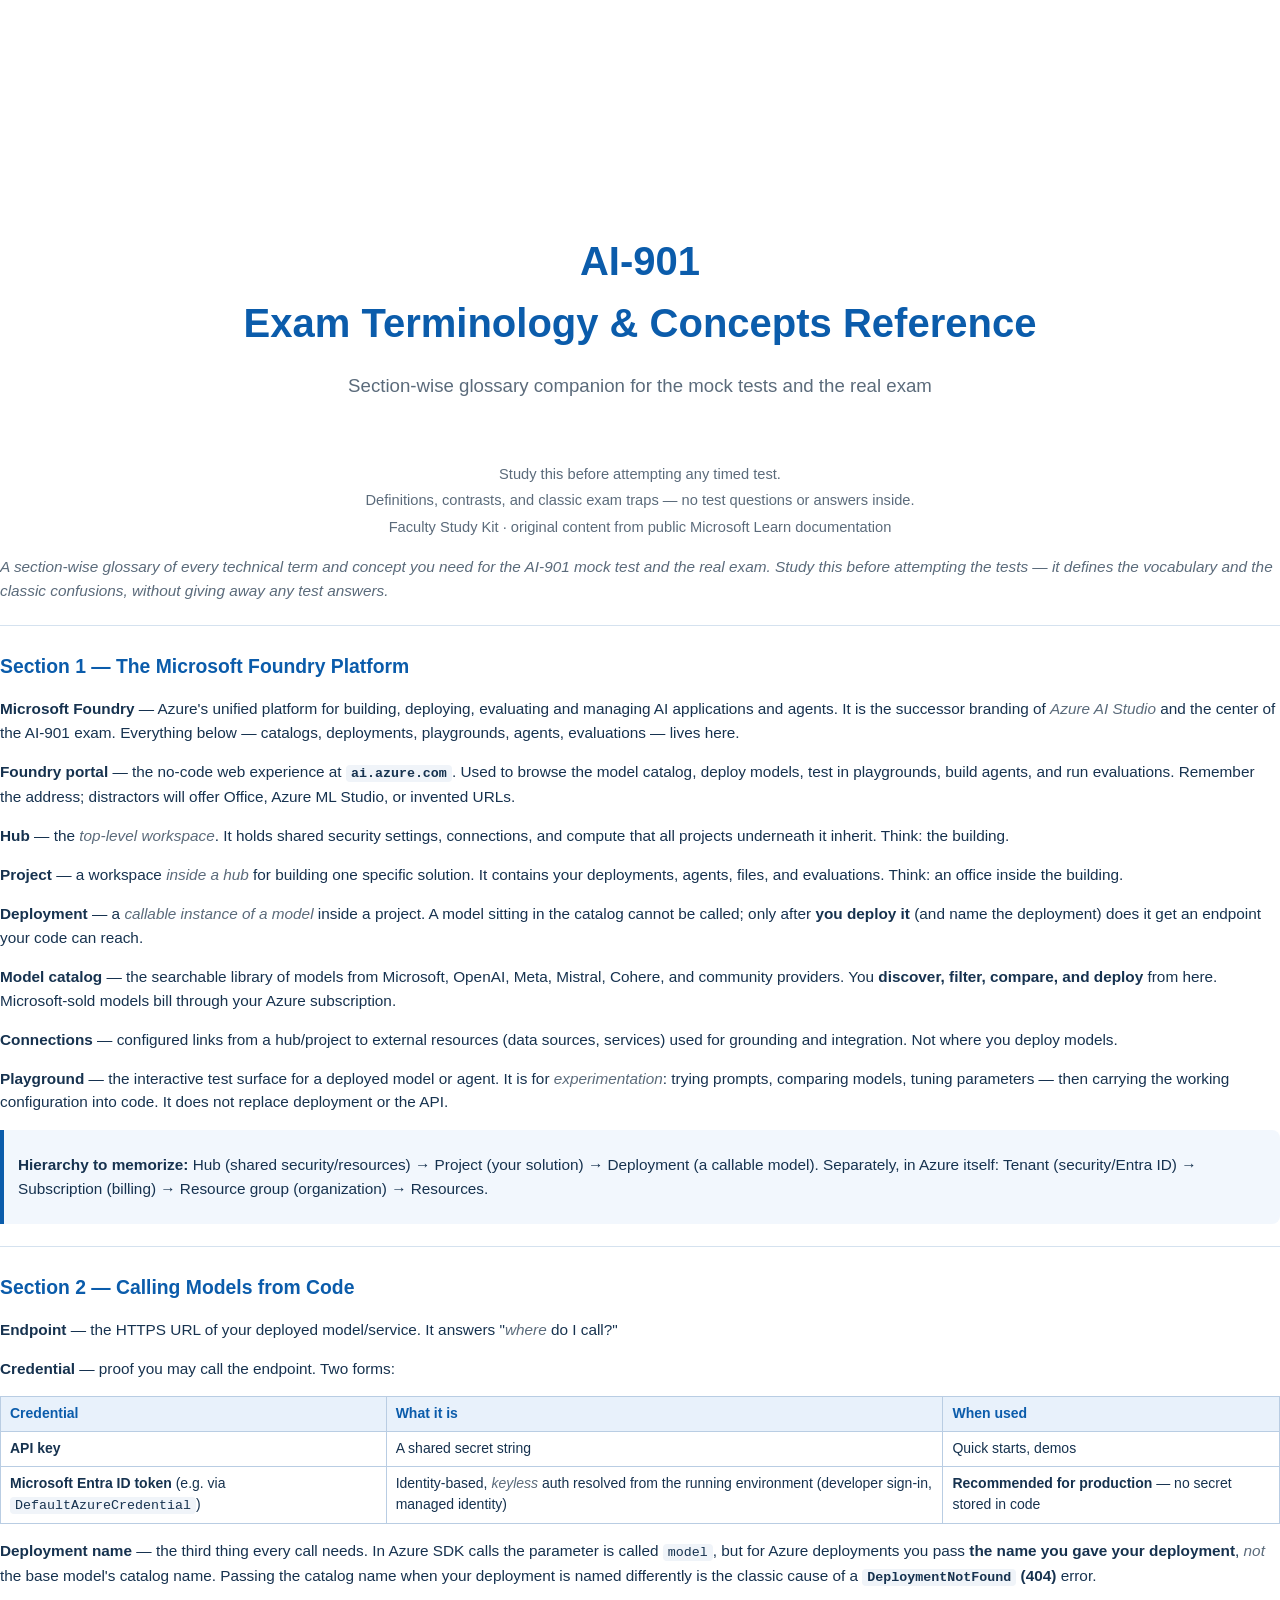
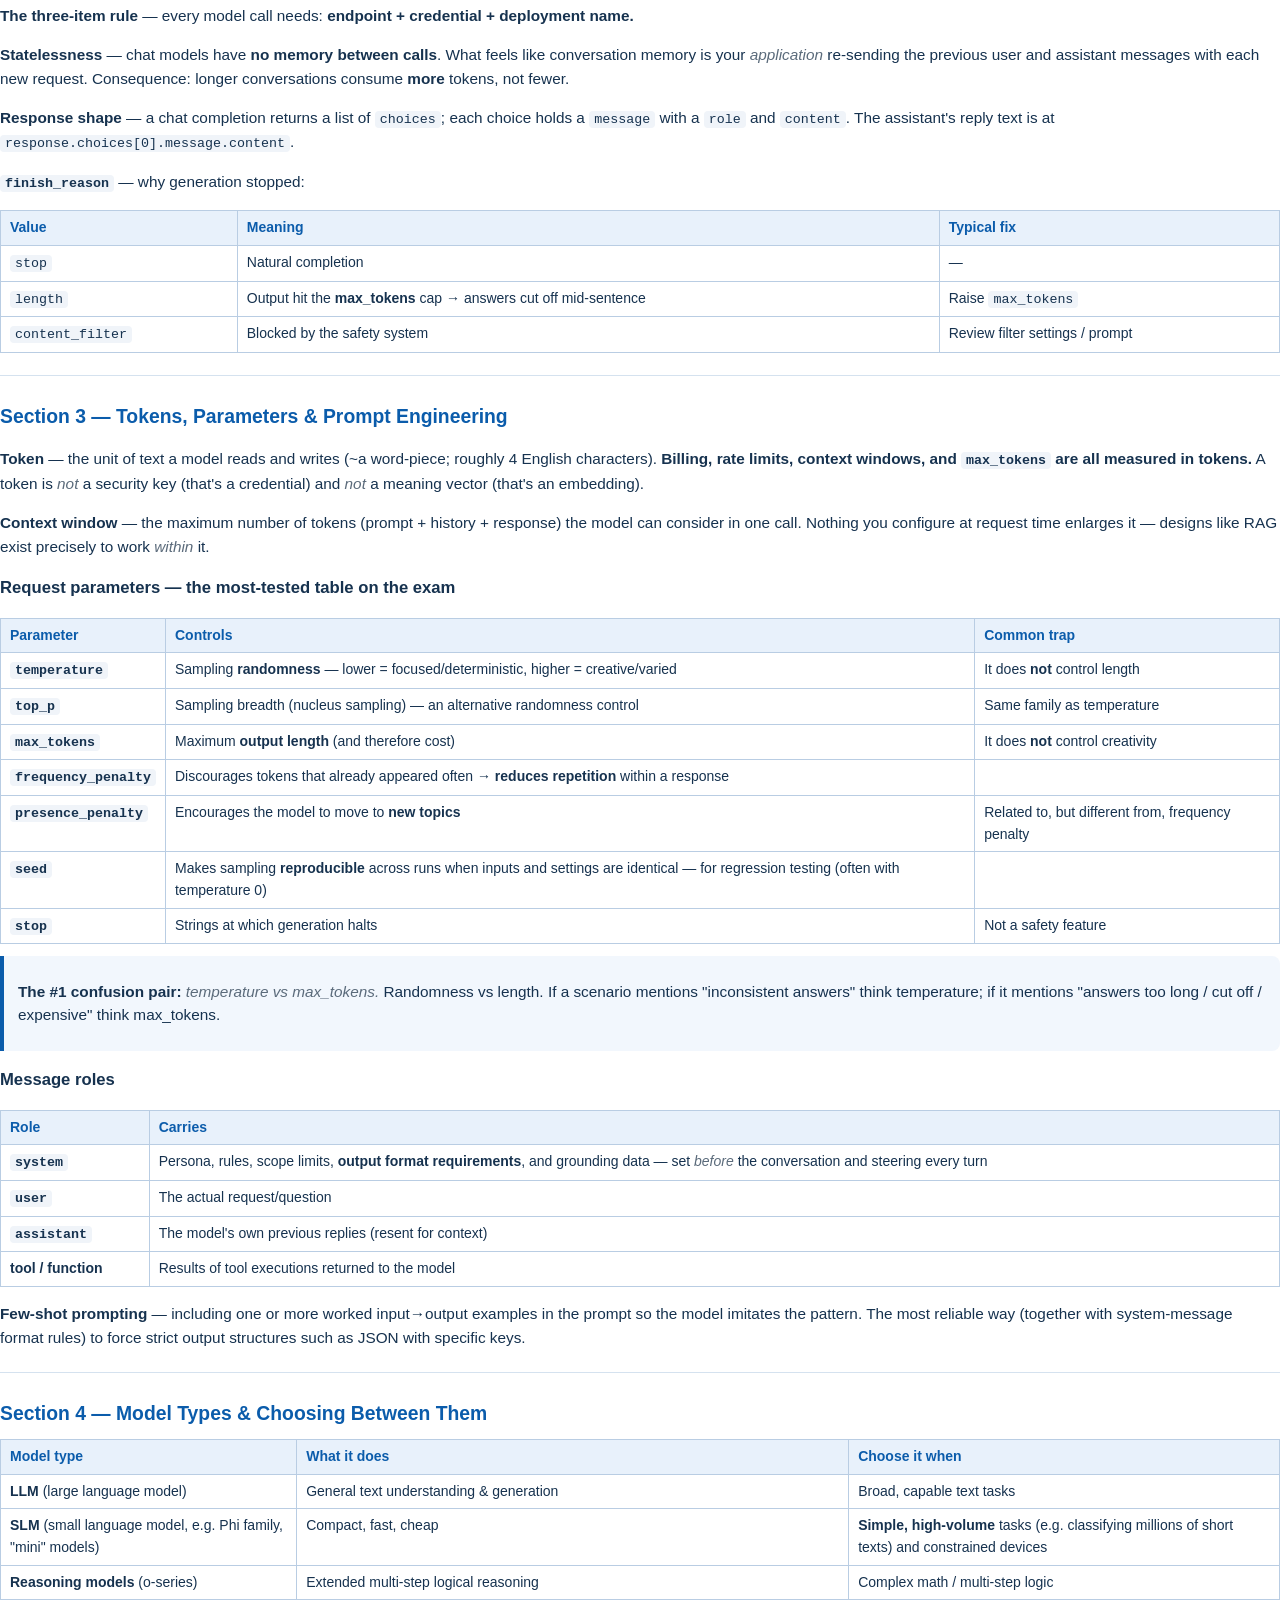
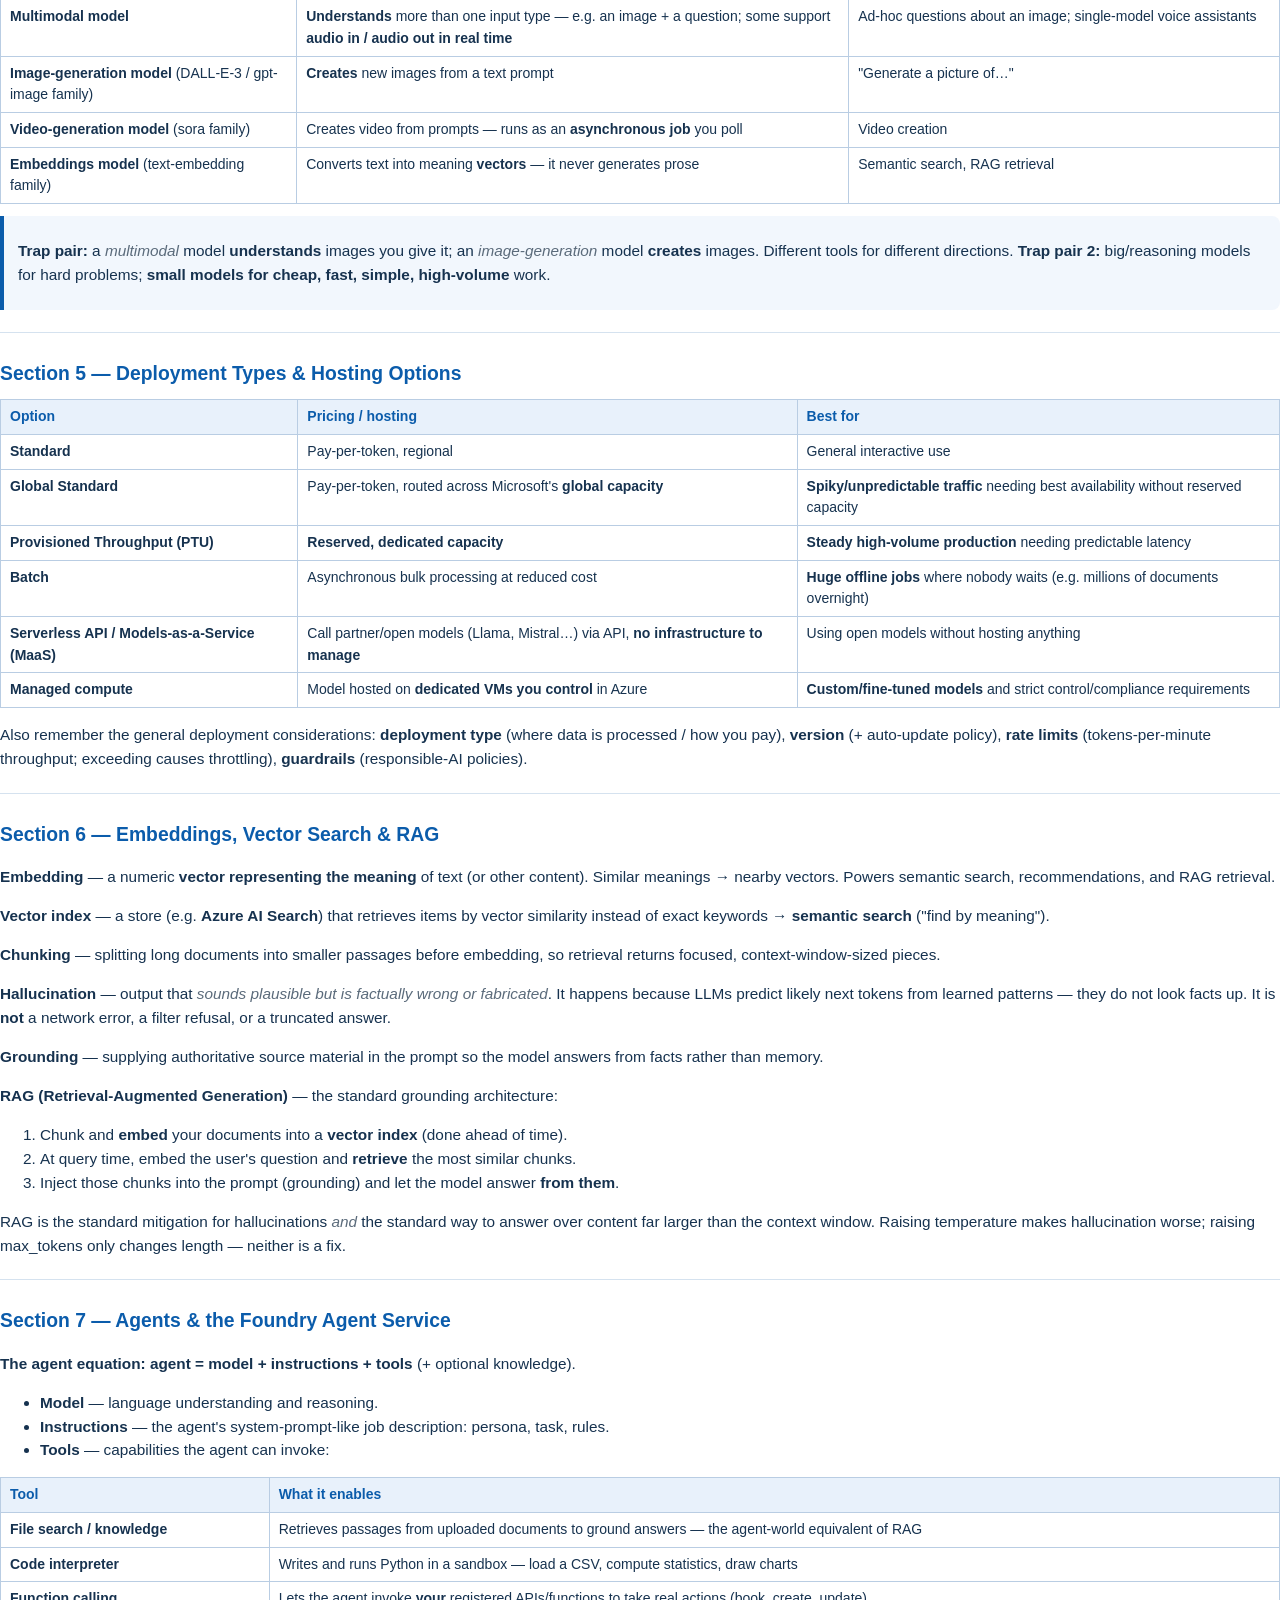
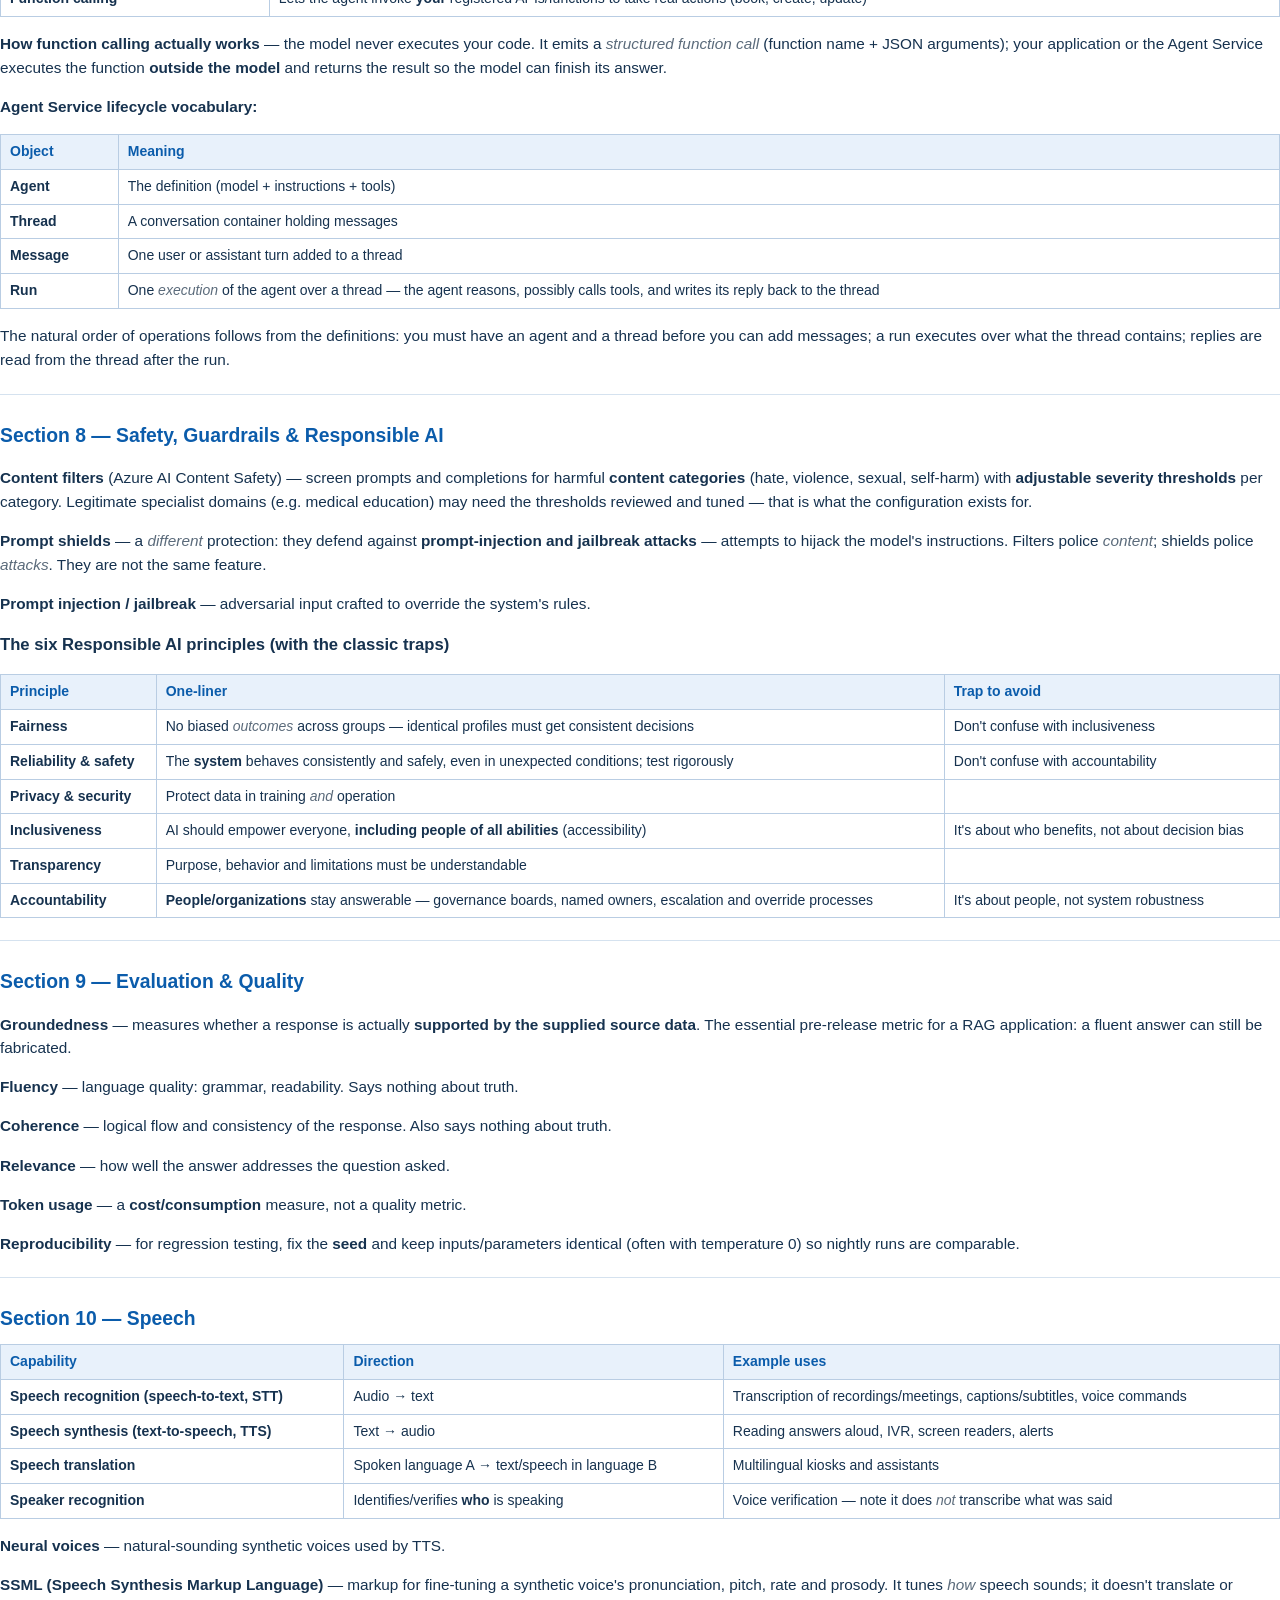
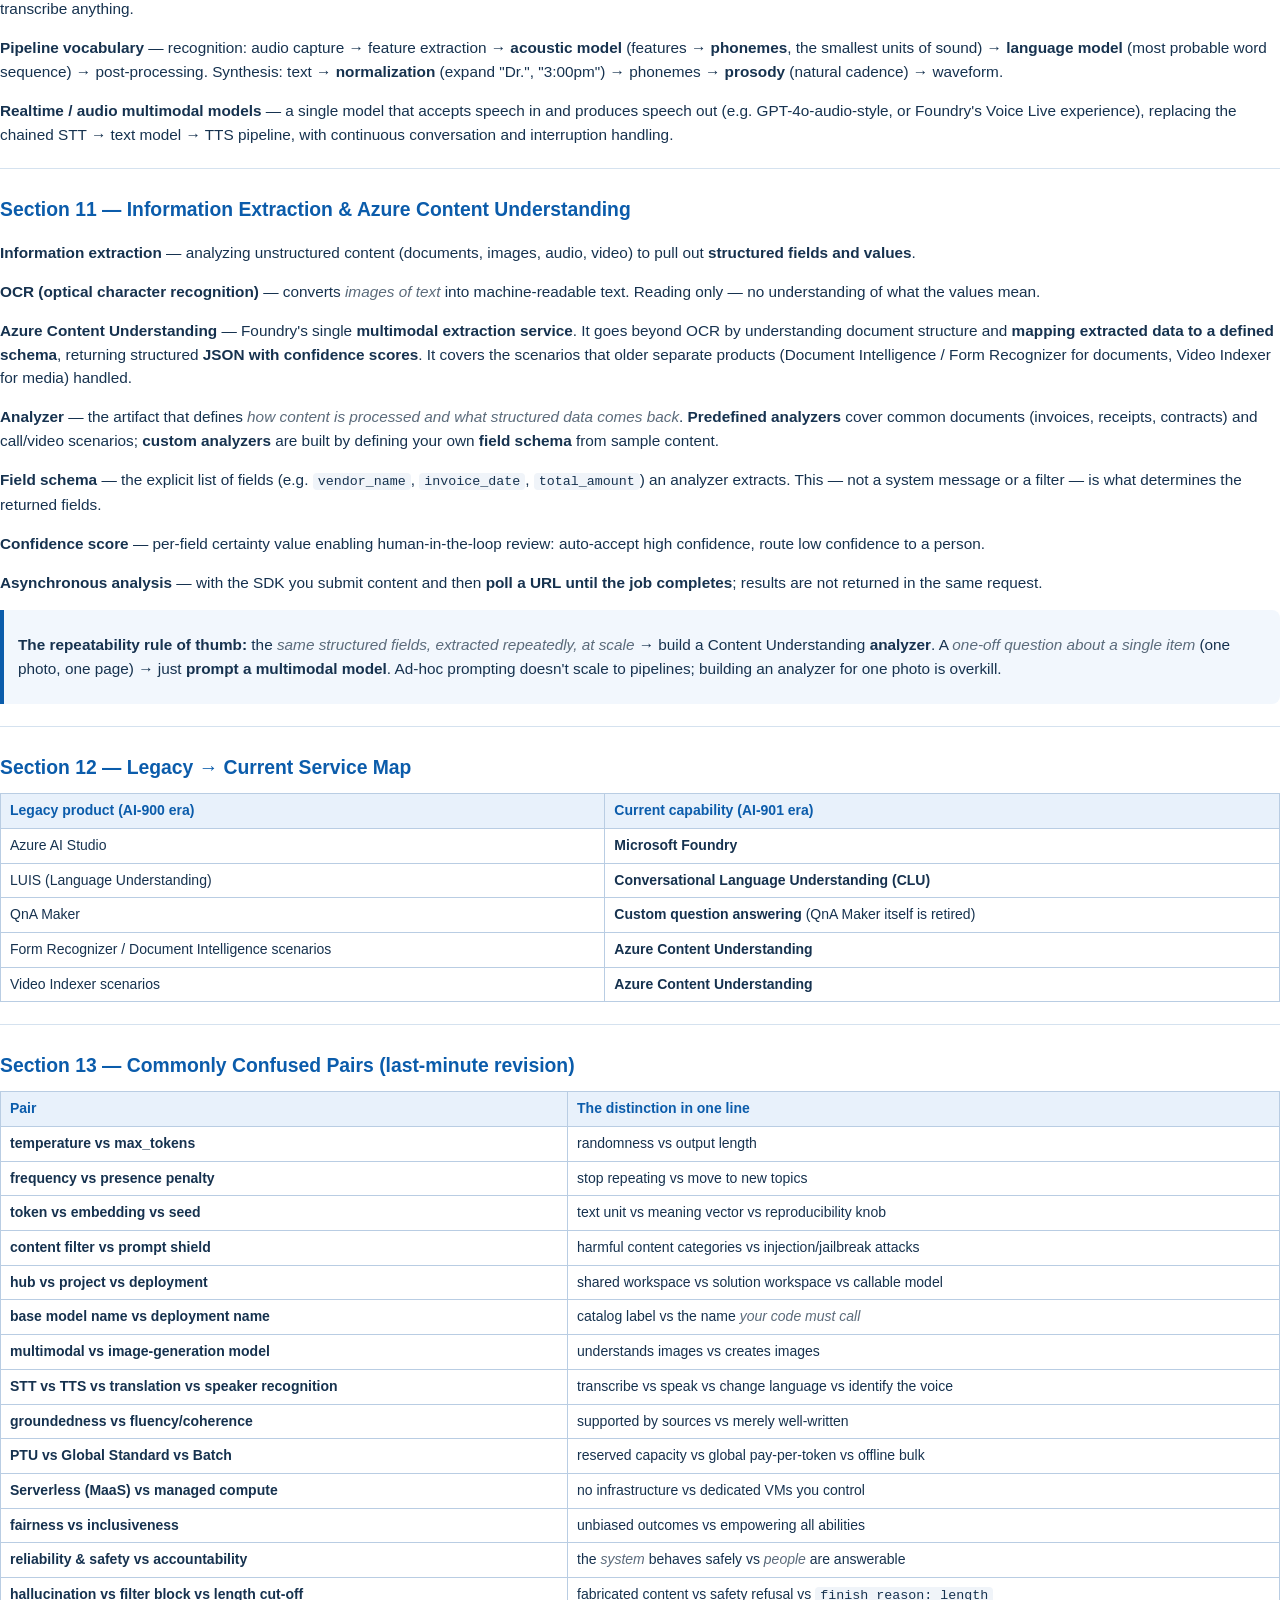
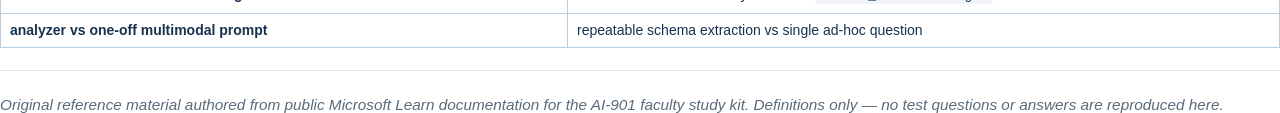
<file: pdf/src/terminology.html>
<!doctype html><html><head><meta charset='utf-8'><title>AI-901 Exam Terminology Reference</title><style>
@page { size: A4; margin: 18mm 16mm; }
* { box-sizing: border-box; }
body { font-family: 'Segoe UI', Arial, sans-serif; color: #16324f; font-size: 11.5pt;
       line-height: 1.55; margin: 0; }
h1 { font-size: 21pt; color: #0b5cab; border-bottom: 3px solid #0b5cab;
     padding-bottom: 6px; margin: 0 0 12px; }
h2 { font-size: 14.5pt; color: #0b5cab; margin: 26px 0 8px; page-break-after: avoid; }
h3 { font-size: 12.5pt; color: #16324f; page-break-after: avoid; }
table { border-collapse: collapse; width: 100%; margin: 10px 0; font-size: 10.5pt;
        page-break-inside: avoid; }
th, td { border: 1px solid #b9cde3; padding: 6px 9px; text-align: left; vertical-align: top; }
th { background: #e8f1fb; color: #0b5cab; }
code { background: #f0f4f9; padding: 1px 5px; border-radius: 4px; font-size: 10pt;
       font-family: Consolas, monospace; }
blockquote { border-left: 4px solid #0b5cab; background: #f2f7fd; margin: 12px 0;
             padding: 8px 14px; border-radius: 0 8px 8px 0; page-break-inside: avoid; }
hr { border: 0; border-top: 1.5px solid #d5e2ef; margin: 22px 0; }
a { color: #0b5cab; }
em { color: #5b6b7b; }
.cover { page-break-after: always; text-align: center; padding-top: 230px; }
.cover h1 { border: none; font-size: 30pt; }
.cover .sub { font-size: 14pt; color: #5b6b7b; margin-top: 10px; }
.cover .meta { margin-top: 60px; color: #5b6b7b; font-size: 11pt; line-height: 1.8; }
</style></head><body>
<div class="cover">
  <h1>AI-901<br/>Exam Terminology &amp; Concepts Reference</h1>
  <div class="sub">Section-wise glossary companion for the mock tests and the real exam</div>
  <div class="meta">
    Study this before attempting any timed test.<br/>
    Definitions, contrasts, and classic exam traps — no test questions or answers inside.<br/>
    Faculty Study Kit &middot; original content from public Microsoft Learn documentation
  </div>
</div>
<p><em>A section-wise glossary of every technical term and concept you need for the AI-901 mock test
and the real exam. Study this </em><em>before</em><em> attempting the tests — it defines the vocabulary and
the classic confusions, without giving away any test answers.</em></p>
<hr />
<h2>Section 1 — The Microsoft Foundry Platform</h2>
<p><strong>Microsoft Foundry</strong> — Azure's unified platform for building, deploying, evaluating and
managing AI applications and agents. It is the successor branding of <em>Azure AI Studio</em> and the
center of the AI-901 exam. Everything below — catalogs, deployments, playgrounds, agents,
evaluations — lives here.</p>
<p><strong>Foundry portal</strong> — the no-code web experience at <strong><code>ai.azure.com</code></strong>. Used to browse the model
catalog, deploy models, test in playgrounds, build agents, and run evaluations. Remember the
address; distractors will offer Office, Azure ML Studio, or invented URLs.</p>
<p><strong>Hub</strong> — the <em>top-level workspace</em>. It holds shared security settings, connections, and
compute that all projects underneath it inherit. Think: the building.</p>
<p><strong>Project</strong> — a workspace <em>inside a hub</em> for building one specific solution. It contains your
deployments, agents, files, and evaluations. Think: an office inside the building.</p>
<p><strong>Deployment</strong> — a <em>callable instance of a model</em> inside a project. A model sitting in the
catalog cannot be called; only after <strong>you deploy it</strong> (and name the deployment) does it get an
endpoint your code can reach.</p>
<p><strong>Model catalog</strong> — the searchable library of models from Microsoft, OpenAI, Meta, Mistral,
Cohere, and community providers. You <strong>discover, filter, compare, and deploy</strong> from here.
Microsoft-sold models bill through your Azure subscription.</p>
<p><strong>Connections</strong> — configured links from a hub/project to external resources (data sources,
services) used for grounding and integration. Not where you deploy models.</p>
<p><strong>Playground</strong> — the interactive test surface for a deployed model or agent. It is for
<em>experimentation</em>: trying prompts, comparing models, tuning parameters — then carrying the
working configuration into code. It does not replace deployment or the API.</p>
<blockquote>
<p><strong>Hierarchy to memorize:</strong> Hub (shared security/resources) → Project (your solution) →
Deployment (a callable model). Separately, in Azure itself: Tenant (security/Entra ID) →
Subscription (billing) → Resource group (organization) → Resources.</p>
</blockquote>
<hr />
<h2>Section 2 — Calling Models from Code</h2>
<p><strong>Endpoint</strong> — the HTTPS URL of your deployed model/service. It answers "<em>where</em> do I call?"</p>
<p><strong>Credential</strong> — proof you may call the endpoint. Two forms:</p>
<table>
<thead>
<tr>
<th>Credential</th>
<th>What it is</th>
<th>When used</th>
</tr>
</thead>
<tbody>
<tr>
<td><strong>API key</strong></td>
<td>A shared secret string</td>
<td>Quick starts, demos</td>
</tr>
<tr>
<td><strong>Microsoft Entra ID token</strong> (e.g. via <code>DefaultAzureCredential</code>)</td>
<td>Identity-based, <em>keyless</em> auth resolved from the running environment (developer sign-in, managed identity)</td>
<td><strong>Recommended for production</strong> — no secret stored in code</td>
</tr>
</tbody>
</table>
<p><strong>Deployment name</strong> — the third thing every call needs. In Azure SDK calls the parameter is
called <code>model</code>, but for Azure deployments you pass <strong>the name you gave your deployment</strong>, <em>not</em>
the base model's catalog name. Passing the catalog name when your deployment is named
differently is the classic cause of a <strong><code>DeploymentNotFound</code> (404)</strong> error.</p>
<p><strong>The three-item rule</strong> — every model call needs: <strong>endpoint + credential + deployment name.</strong></p>
<p><strong>Statelessness</strong> — chat models have <strong>no memory between calls</strong>. What feels like conversation
memory is your <em>application</em> re-sending the previous user and assistant messages with each new
request. Consequence: longer conversations consume <strong>more</strong> tokens, not fewer.</p>
<p><strong>Response shape</strong> — a chat completion returns a list of <code>choices</code>; each choice holds a
<code>message</code> with a <code>role</code> and <code>content</code>. The assistant's reply text is at
<code>response.choices[0].message.content</code>.</p>
<p><strong><code>finish_reason</code></strong> — why generation stopped:</p>
<table>
<thead>
<tr>
<th>Value</th>
<th>Meaning</th>
<th>Typical fix</th>
</tr>
</thead>
<tbody>
<tr>
<td><code>stop</code></td>
<td>Natural completion</td>
<td>—</td>
</tr>
<tr>
<td><code>length</code></td>
<td>Output hit the <strong>max_tokens</strong> cap → answers cut off mid-sentence</td>
<td>Raise <code>max_tokens</code></td>
</tr>
<tr>
<td><code>content_filter</code></td>
<td>Blocked by the safety system</td>
<td>Review filter settings / prompt</td>
</tr>
</tbody>
</table>
<hr />
<h2>Section 3 — Tokens, Parameters &amp; Prompt Engineering</h2>
<p><strong>Token</strong> — the unit of text a model reads and writes (~a word-piece; roughly 4 English
characters). <strong>Billing, rate limits, context windows, and <code>max_tokens</code> are all measured in
tokens.</strong> A token is <em>not</em> a security key (that's a credential) and <em>not</em> a meaning vector
(that's an embedding).</p>
<p><strong>Context window</strong> — the maximum number of tokens (prompt + history + response) the model can
consider in one call. Nothing you configure at request time enlarges it — designs like RAG
exist precisely to work <em>within</em> it.</p>
<h3>Request parameters — the most-tested table on the exam</h3>
<table>
<thead>
<tr>
<th>Parameter</th>
<th>Controls</th>
<th>Common trap</th>
</tr>
</thead>
<tbody>
<tr>
<td><strong><code>temperature</code></strong></td>
<td>Sampling <strong>randomness</strong> — lower = focused/deterministic, higher = creative/varied</td>
<td>It does <strong>not</strong> control length</td>
</tr>
<tr>
<td><strong><code>top_p</code></strong></td>
<td>Sampling breadth (nucleus sampling) — an alternative randomness control</td>
<td>Same family as temperature</td>
</tr>
<tr>
<td><strong><code>max_tokens</code></strong></td>
<td>Maximum <strong>output length</strong> (and therefore cost)</td>
<td>It does <strong>not</strong> control creativity</td>
</tr>
<tr>
<td><strong><code>frequency_penalty</code></strong></td>
<td>Discourages tokens that already appeared often → <strong>reduces repetition</strong> within a response</td>
<td></td>
</tr>
<tr>
<td><strong><code>presence_penalty</code></strong></td>
<td>Encourages the model to move to <strong>new topics</strong></td>
<td>Related to, but different from, frequency penalty</td>
</tr>
<tr>
<td><strong><code>seed</code></strong></td>
<td>Makes sampling <strong>reproducible</strong> across runs when inputs and settings are identical — for regression testing (often with temperature 0)</td>
<td></td>
</tr>
<tr>
<td><strong><code>stop</code></strong></td>
<td>Strings at which generation halts</td>
<td>Not a safety feature</td>
</tr>
</tbody>
</table>
<blockquote>
<p><strong>The #1 confusion pair:</strong> <em>temperature vs max_tokens.</em> Randomness vs length. If a scenario
mentions "inconsistent answers" think temperature; if it mentions "answers too long / cut
off / expensive" think max_tokens.</p>
</blockquote>
<h3>Message roles</h3>
<table>
<thead>
<tr>
<th>Role</th>
<th>Carries</th>
</tr>
</thead>
<tbody>
<tr>
<td><strong><code>system</code></strong></td>
<td>Persona, rules, scope limits, <strong>output format requirements</strong>, and grounding data — set <em>before</em> the conversation and steering every turn</td>
</tr>
<tr>
<td><strong><code>user</code></strong></td>
<td>The actual request/question</td>
</tr>
<tr>
<td><strong><code>assistant</code></strong></td>
<td>The model's own previous replies (resent for context)</td>
</tr>
<tr>
<td><strong>tool / function</strong></td>
<td>Results of tool executions returned to the model</td>
</tr>
</tbody>
</table>
<p><strong>Few-shot prompting</strong> — including one or more worked input→output examples in the prompt so
the model imitates the pattern. The most reliable way (together with system-message format
rules) to force strict output structures such as JSON with specific keys.</p>
<hr />
<h2>Section 4 — Model Types &amp; Choosing Between Them</h2>
<table>
<thead>
<tr>
<th>Model type</th>
<th>What it does</th>
<th>Choose it when</th>
</tr>
</thead>
<tbody>
<tr>
<td><strong>LLM</strong> (large language model)</td>
<td>General text understanding &amp; generation</td>
<td>Broad, capable text tasks</td>
</tr>
<tr>
<td><strong>SLM</strong> (small language model, e.g. Phi family, "mini" models)</td>
<td>Compact, fast, cheap</td>
<td><strong>Simple, high-volume</strong> tasks (e.g. classifying millions of short texts) and constrained devices</td>
</tr>
<tr>
<td><strong>Reasoning models</strong> (o-series)</td>
<td>Extended multi-step logical reasoning</td>
<td>Complex math / multi-step logic</td>
</tr>
<tr>
<td><strong>Multimodal model</strong></td>
<td><strong>Understands</strong> more than one input type — e.g. an image + a question; some support <strong>audio in / audio out in real time</strong></td>
<td>Ad-hoc questions about an image; single-model voice assistants</td>
</tr>
<tr>
<td><strong>Image-generation model</strong> (DALL-E-3 / gpt-image family)</td>
<td><strong>Creates</strong> new images from a text prompt</td>
<td>"Generate a picture of…"</td>
</tr>
<tr>
<td><strong>Video-generation model</strong> (sora family)</td>
<td>Creates video from prompts — runs as an <strong>asynchronous job</strong> you poll</td>
<td>Video creation</td>
</tr>
<tr>
<td><strong>Embeddings model</strong> (text-embedding family)</td>
<td>Converts text into meaning <strong>vectors</strong> — it never generates prose</td>
<td>Semantic search, RAG retrieval</td>
</tr>
</tbody>
</table>
<blockquote>
<p><strong>Trap pair:</strong> a <em>multimodal</em> model <strong>understands</strong> images you give it; an <em>image-generation</em>
model <strong>creates</strong> images. Different tools for different directions.
<strong>Trap pair 2:</strong> big/reasoning models for hard problems; <strong>small models for cheap, fast,
simple, high-volume</strong> work.</p>
</blockquote>
<hr />
<h2>Section 5 — Deployment Types &amp; Hosting Options</h2>
<table>
<thead>
<tr>
<th>Option</th>
<th>Pricing / hosting</th>
<th>Best for</th>
</tr>
</thead>
<tbody>
<tr>
<td><strong>Standard</strong></td>
<td>Pay-per-token, regional</td>
<td>General interactive use</td>
</tr>
<tr>
<td><strong>Global Standard</strong></td>
<td>Pay-per-token, routed across Microsoft's <strong>global capacity</strong></td>
<td><strong>Spiky/unpredictable traffic</strong> needing best availability without reserved capacity</td>
</tr>
<tr>
<td><strong>Provisioned Throughput (PTU)</strong></td>
<td><strong>Reserved, dedicated capacity</strong></td>
<td><strong>Steady high-volume production</strong> needing predictable latency</td>
</tr>
<tr>
<td><strong>Batch</strong></td>
<td>Asynchronous bulk processing at reduced cost</td>
<td><strong>Huge offline jobs</strong> where nobody waits (e.g. millions of documents overnight)</td>
</tr>
<tr>
<td><strong>Serverless API / Models-as-a-Service (MaaS)</strong></td>
<td>Call partner/open models (Llama, Mistral…) via API, <strong>no infrastructure to manage</strong></td>
<td>Using open models without hosting anything</td>
</tr>
<tr>
<td><strong>Managed compute</strong></td>
<td>Model hosted on <strong>dedicated VMs you control</strong> in Azure</td>
<td><strong>Custom/fine-tuned models</strong> and strict control/compliance requirements</td>
</tr>
</tbody>
</table>
<p>Also remember the general deployment considerations: <strong>deployment type</strong> (where data is
processed / how you pay), <strong>version</strong> (+ auto-update policy), <strong>rate limits</strong> (tokens-per-minute
throughput; exceeding causes throttling), <strong>guardrails</strong> (responsible-AI policies).</p>
<hr />
<h2>Section 6 — Embeddings, Vector Search &amp; RAG</h2>
<p><strong>Embedding</strong> — a numeric <strong>vector representing the meaning</strong> of text (or other content).
Similar meanings → nearby vectors. Powers semantic search, recommendations, and RAG retrieval.</p>
<p><strong>Vector index</strong> — a store (e.g. <strong>Azure AI Search</strong>) that retrieves items by vector
similarity instead of exact keywords → <strong>semantic search</strong> ("find by meaning").</p>
<p><strong>Chunking</strong> — splitting long documents into smaller passages before embedding, so retrieval
returns focused, context-window-sized pieces.</p>
<p><strong>Hallucination</strong> — output that <em>sounds plausible but is factually wrong or fabricated</em>.
It happens because LLMs predict likely next tokens from learned patterns — they do not look
facts up. It is <strong>not</strong> a network error, a filter refusal, or a truncated answer.</p>
<p><strong>Grounding</strong> — supplying authoritative source material in the prompt so the model answers
from facts rather than memory.</p>
<p><strong>RAG (Retrieval-Augmented Generation)</strong> — the standard grounding architecture:</p>
<ol>
<li>Chunk and <strong>embed</strong> your documents into a <strong>vector index</strong> (done ahead of time).</li>
<li>At query time, embed the user's question and <strong>retrieve</strong> the most similar chunks.</li>
<li>Inject those chunks into the prompt (grounding) and let the model answer <strong>from them</strong>.</li>
</ol>
<p>RAG is the standard mitigation for hallucinations <em>and</em> the standard way to answer over content
far larger than the context window. Raising temperature makes hallucination worse; raising
max_tokens only changes length — neither is a fix.</p>
<hr />
<h2>Section 7 — Agents &amp; the Foundry Agent Service</h2>
<p><strong>The agent equation:</strong> <strong>agent = model + instructions + tools</strong> (+ optional knowledge).</p>
<ul>
<li><strong>Model</strong> — language understanding and reasoning.</li>
<li><strong>Instructions</strong> — the agent's system-prompt-like job description: persona, task, rules.</li>
<li><strong>Tools</strong> — capabilities the agent can invoke:</li>
</ul>
<table>
<thead>
<tr>
<th>Tool</th>
<th>What it enables</th>
</tr>
</thead>
<tbody>
<tr>
<td><strong>File search / knowledge</strong></td>
<td>Retrieves passages from uploaded documents to ground answers — the agent-world equivalent of RAG</td>
</tr>
<tr>
<td><strong>Code interpreter</strong></td>
<td>Writes and runs Python in a sandbox — load a CSV, compute statistics, draw charts</td>
</tr>
<tr>
<td><strong>Function calling</strong></td>
<td>Lets the agent invoke <strong>your</strong> registered APIs/functions to take real actions (book, create, update)</td>
</tr>
</tbody>
</table>
<p><strong>How function calling actually works</strong> — the model never executes your code. It emits a
<em>structured function call</em> (function name + JSON arguments); your application or the Agent
Service executes the function <strong>outside the model</strong> and returns the result so the model can
finish its answer.</p>
<p><strong>Agent Service lifecycle vocabulary:</strong></p>
<table>
<thead>
<tr>
<th>Object</th>
<th>Meaning</th>
</tr>
</thead>
<tbody>
<tr>
<td><strong>Agent</strong></td>
<td>The definition (model + instructions + tools)</td>
</tr>
<tr>
<td><strong>Thread</strong></td>
<td>A conversation container holding messages</td>
</tr>
<tr>
<td><strong>Message</strong></td>
<td>One user or assistant turn added to a thread</td>
</tr>
<tr>
<td><strong>Run</strong></td>
<td>One <em>execution</em> of the agent over a thread — the agent reasons, possibly calls tools, and writes its reply back to the thread</td>
</tr>
</tbody>
</table>
<p>The natural order of operations follows from the definitions: you must have an agent and a
thread before you can add messages; a run executes over what the thread contains; replies are
read from the thread after the run.</p>
<hr />
<h2>Section 8 — Safety, Guardrails &amp; Responsible AI</h2>
<p><strong>Content filters</strong> (Azure AI Content Safety) — screen prompts and completions for harmful
<strong>content categories</strong> (hate, violence, sexual, self-harm) with <strong>adjustable severity
thresholds</strong> per category. Legitimate specialist domains (e.g. medical education) may need the
thresholds reviewed and tuned — that is what the configuration exists for.</p>
<p><strong>Prompt shields</strong> — a <em>different</em> protection: they defend against <strong>prompt-injection and
jailbreak attacks</strong> — attempts to hijack the model's instructions. Filters police <em>content</em>;
shields police <em>attacks</em>. They are not the same feature.</p>
<p><strong>Prompt injection / jailbreak</strong> — adversarial input crafted to override the system's rules.</p>
<h3>The six Responsible AI principles (with the classic traps)</h3>
<table>
<thead>
<tr>
<th>Principle</th>
<th>One-liner</th>
<th>Trap to avoid</th>
</tr>
</thead>
<tbody>
<tr>
<td><strong>Fairness</strong></td>
<td>No biased <em>outcomes</em> across groups — identical profiles must get consistent decisions</td>
<td>Don't confuse with inclusiveness</td>
</tr>
<tr>
<td><strong>Reliability &amp; safety</strong></td>
<td>The <strong>system</strong> behaves consistently and safely, even in unexpected conditions; test rigorously</td>
<td>Don't confuse with accountability</td>
</tr>
<tr>
<td><strong>Privacy &amp; security</strong></td>
<td>Protect data in training <em>and</em> operation</td>
<td></td>
</tr>
<tr>
<td><strong>Inclusiveness</strong></td>
<td>AI should empower everyone, <strong>including people of all abilities</strong> (accessibility)</td>
<td>It's about who benefits, not about decision bias</td>
</tr>
<tr>
<td><strong>Transparency</strong></td>
<td>Purpose, behavior and limitations must be understandable</td>
<td></td>
</tr>
<tr>
<td><strong>Accountability</strong></td>
<td><strong>People/organizations</strong> stay answerable — governance boards, named owners, escalation and override processes</td>
<td>It's about people, not system robustness</td>
</tr>
</tbody>
</table>
<hr />
<h2>Section 9 — Evaluation &amp; Quality</h2>
<p><strong>Groundedness</strong> — measures whether a response is actually <strong>supported by the supplied source
data</strong>. The essential pre-release metric for a RAG application: a fluent answer can still be
fabricated.</p>
<p><strong>Fluency</strong> — language quality: grammar, readability. Says nothing about truth.</p>
<p><strong>Coherence</strong> — logical flow and consistency of the response. Also says nothing about truth.</p>
<p><strong>Relevance</strong> — how well the answer addresses the question asked.</p>
<p><strong>Token usage</strong> — a <strong>cost/consumption</strong> measure, not a quality metric.</p>
<p><strong>Reproducibility</strong> — for regression testing, fix the <strong>seed</strong> and keep inputs/parameters
identical (often with temperature 0) so nightly runs are comparable.</p>
<hr />
<h2>Section 10 — Speech</h2>
<table>
<thead>
<tr>
<th>Capability</th>
<th>Direction</th>
<th>Example uses</th>
</tr>
</thead>
<tbody>
<tr>
<td><strong>Speech recognition (speech-to-text, STT)</strong></td>
<td>Audio → text</td>
<td>Transcription of recordings/meetings, captions/subtitles, voice commands</td>
</tr>
<tr>
<td><strong>Speech synthesis (text-to-speech, TTS)</strong></td>
<td>Text → audio</td>
<td>Reading answers aloud, IVR, screen readers, alerts</td>
</tr>
<tr>
<td><strong>Speech translation</strong></td>
<td>Spoken language A → text/speech in language B</td>
<td>Multilingual kiosks and assistants</td>
</tr>
<tr>
<td><strong>Speaker recognition</strong></td>
<td>Identifies/verifies <strong>who</strong> is speaking</td>
<td>Voice verification — note it does <em>not</em> transcribe what was said</td>
</tr>
</tbody>
</table>
<p><strong>Neural voices</strong> — natural-sounding synthetic voices used by TTS.</p>
<p><strong>SSML (Speech Synthesis Markup Language)</strong> — markup for fine-tuning a synthetic voice's
pronunciation, pitch, rate and prosody. It tunes <em>how</em> speech sounds; it doesn't translate or
transcribe anything.</p>
<p><strong>Pipeline vocabulary</strong> — recognition: audio capture → feature extraction → <strong>acoustic model</strong>
(features → <strong>phonemes</strong>, the smallest units of sound) → <strong>language model</strong> (most probable word
sequence) → post-processing. Synthesis: text → <strong>normalization</strong> (expand "Dr.", "3:00pm") →
phonemes → <strong>prosody</strong> (natural cadence) → waveform.</p>
<p><strong>Realtime / audio multimodal models</strong> — a single model that accepts speech in and produces
speech out (e.g. GPT-4o-audio-style, or Foundry's Voice Live experience), replacing the chained
STT → text model → TTS pipeline, with continuous conversation and interruption handling.</p>
<hr />
<h2>Section 11 — Information Extraction &amp; Azure Content Understanding</h2>
<p><strong>Information extraction</strong> — analyzing unstructured content (documents, images, audio, video)
to pull out <strong>structured fields and values</strong>.</p>
<p><strong>OCR (optical character recognition)</strong> — converts <em>images of text</em> into machine-readable
text. Reading only — no understanding of what the values mean.</p>
<p><strong>Azure Content Understanding</strong> — Foundry's single <strong>multimodal extraction service</strong>. It goes
beyond OCR by understanding document structure and <strong>mapping extracted data to a defined
schema</strong>, returning structured <strong>JSON with confidence scores</strong>. It covers the scenarios that
older separate products (Document Intelligence / Form Recognizer for documents, Video Indexer
for media) handled.</p>
<p><strong>Analyzer</strong> — the artifact that defines <em>how content is processed and what structured data
comes back</em>. <strong>Predefined analyzers</strong> cover common documents (invoices, receipts, contracts)
and call/video scenarios; <strong>custom analyzers</strong> are built by defining your own <strong>field schema</strong>
from sample content.</p>
<p><strong>Field schema</strong> — the explicit list of fields (e.g. <code>vendor_name</code>, <code>invoice_date</code>,
<code>total_amount</code>) an analyzer extracts. This — not a system message or a filter — is what
determines the returned fields.</p>
<p><strong>Confidence score</strong> — per-field certainty value enabling human-in-the-loop review: auto-accept
high confidence, route low confidence to a person.</p>
<p><strong>Asynchronous analysis</strong> — with the SDK you submit content and then <strong>poll a URL until the
job completes</strong>; results are not returned in the same request.</p>
<blockquote>
<p><strong>The repeatability rule of thumb:</strong> the <em>same structured fields, extracted repeatedly, at
scale</em> → build a Content Understanding <strong>analyzer</strong>. A <em>one-off question about a single item</em>
(one photo, one page) → just <strong>prompt a multimodal model</strong>. Ad-hoc prompting doesn't scale to
pipelines; building an analyzer for one photo is overkill.</p>
</blockquote>
<hr />
<h2>Section 12 — Legacy → Current Service Map</h2>
<table>
<thead>
<tr>
<th>Legacy product (AI-900 era)</th>
<th>Current capability (AI-901 era)</th>
</tr>
</thead>
<tbody>
<tr>
<td>Azure AI Studio</td>
<td><strong>Microsoft Foundry</strong></td>
</tr>
<tr>
<td>LUIS (Language Understanding)</td>
<td><strong>Conversational Language Understanding (CLU)</strong></td>
</tr>
<tr>
<td>QnA Maker</td>
<td><strong>Custom question answering</strong> (QnA Maker itself is retired)</td>
</tr>
<tr>
<td>Form Recognizer / Document Intelligence scenarios</td>
<td><strong>Azure Content Understanding</strong></td>
</tr>
<tr>
<td>Video Indexer scenarios</td>
<td><strong>Azure Content Understanding</strong></td>
</tr>
</tbody>
</table>
<hr />
<h2>Section 13 — Commonly Confused Pairs (last-minute revision)</h2>
<table>
<thead>
<tr>
<th>Pair</th>
<th>The distinction in one line</th>
</tr>
</thead>
<tbody>
<tr>
<td><strong>temperature vs max_tokens</strong></td>
<td>randomness vs output length</td>
</tr>
<tr>
<td><strong>frequency vs presence penalty</strong></td>
<td>stop repeating vs move to new topics</td>
</tr>
<tr>
<td><strong>token vs embedding vs seed</strong></td>
<td>text unit vs meaning vector vs reproducibility knob</td>
</tr>
<tr>
<td><strong>content filter vs prompt shield</strong></td>
<td>harmful content categories vs injection/jailbreak attacks</td>
</tr>
<tr>
<td><strong>hub vs project vs deployment</strong></td>
<td>shared workspace vs solution workspace vs callable model</td>
</tr>
<tr>
<td><strong>base model name vs deployment name</strong></td>
<td>catalog label vs the name <em>your code must call</em></td>
</tr>
<tr>
<td><strong>multimodal vs image-generation model</strong></td>
<td>understands images vs creates images</td>
</tr>
<tr>
<td><strong>STT vs TTS vs translation vs speaker recognition</strong></td>
<td>transcribe vs speak vs change language vs identify the voice</td>
</tr>
<tr>
<td><strong>groundedness vs fluency/coherence</strong></td>
<td>supported by sources vs merely well-written</td>
</tr>
<tr>
<td><strong>PTU vs Global Standard vs Batch</strong></td>
<td>reserved capacity vs global pay-per-token vs offline bulk</td>
</tr>
<tr>
<td><strong>Serverless (MaaS) vs managed compute</strong></td>
<td>no infrastructure vs dedicated VMs you control</td>
</tr>
<tr>
<td><strong>fairness vs inclusiveness</strong></td>
<td>unbiased outcomes vs empowering all abilities</td>
</tr>
<tr>
<td><strong>reliability &amp; safety vs accountability</strong></td>
<td>the <em>system</em> behaves safely vs <em>people</em> are answerable</td>
</tr>
<tr>
<td><strong>hallucination vs filter block vs length cut-off</strong></td>
<td>fabricated content vs safety refusal vs <code>finish_reason: length</code></td>
</tr>
<tr>
<td><strong>analyzer vs one-off multimodal prompt</strong></td>
<td>repeatable schema extraction vs single ad-hoc question</td>
</tr>
</tbody>
</table>
<hr />
<p><em>Original reference material authored from public Microsoft Learn documentation for the AI-901
faculty study kit. Definitions only — no test questions or answers are reproduced here.</em></p></body></html>
</file>
<file: assets/exam.css>
/* AI-901 quiz portal — light professional theme */
:root {
  --blue: #0b5cab; --blue-d: #094a8a; --blue-l: #e8f1fb;
  --ink: #16324f; --grey: #5b6b7b; --line: #d5e2ef;
  --green: #107c10; --green-l: #e6f4e6;
  --red: #c42b1c; --red-l: #fdeceb;
  --amber: #9a6a00; --amber-l: #fff4d6;
  --bg: #f5f8fc; --card: #ffffff;
  --shadow: 0 2px 10px rgba(22, 50, 79, .08);
}
* { box-sizing: border-box; }
html, body { margin: 0; padding: 0; }
body {
  font-family: "Segoe UI", system-ui, Arial, sans-serif;
  background: var(--bg); color: var(--ink); line-height: 1.55;
}
.wrap { max-width: 1080px; margin: 0 auto; padding: 24px 20px 60px; }

/* header */
.hero {
  background: linear-gradient(135deg, #0e223b 0%, #0b5cab 100%);
  color: #fff; border-radius: 16px; padding: 34px 36px; margin-bottom: 28px;
}
.hero h1 { margin: 0 0 6px; font-size: 30px; }
.hero p { margin: 0; color: #c9dcf0; font-size: 15px; }
.hero .pills { margin-top: 14px; }
.pill {
  display: inline-block; background: rgba(255,255,255,.14); border: 1px solid rgba(255,255,255,.25);
  border-radius: 999px; padding: 4px 14px; font-size: 12.5px; margin-right: 8px; color: #eaf2fb;
}

/* section headings */
h2.sec { font-size: 20px; margin: 34px 4px 14px; color: var(--ink); }
h2.sec small { color: var(--grey); font-weight: 400; font-size: 13.5px; margin-left: 8px; }

/* card grid */
.grid { display: grid; grid-template-columns: repeat(auto-fill, minmax(310px, 1fr)); gap: 16px; }
.card {
  background: var(--card); border: 1px solid var(--line); border-radius: 14px;
  padding: 18px 20px; box-shadow: var(--shadow); display: flex; flex-direction: column; gap: 8px;
}
.card h3 { margin: 0; font-size: 16.5px; color: var(--blue); }
.card .meta { color: var(--grey); font-size: 13px; }
.card .best { font-size: 12.5px; color: var(--green); min-height: 18px; }
.card button, .btn {
  margin-top: auto; align-self: flex-start; background: var(--blue); color: #fff; border: 0;
  border-radius: 8px; padding: 9px 20px; font-size: 14.5px; font-weight: 600; cursor: pointer;
  font-family: inherit; text-decoration: none; display: inline-block;
}
.card button:hover, .btn:hover { background: var(--blue-d); }
.card.final { border: 2px solid var(--blue); background: linear-gradient(180deg, #fff, var(--blue-l)); }
.links a { color: var(--blue); }
.links a.btn, footer a.btn { color: #fff; }

/* ===== exam view ===== */
#examView { display: none; }
.exambar {
  position: sticky; top: 0; z-index: 20; background: var(--card); border: 1px solid var(--line);
  border-radius: 12px; box-shadow: var(--shadow); padding: 12px 18px;
  display: flex; align-items: center; gap: 16px; margin-bottom: 18px; flex-wrap: wrap;
}
.exambar .title { font-weight: 600; font-size: 15.5px; flex: 1; min-width: 200px; }
.timer {
  font-variant-numeric: tabular-nums; font-weight: 700; font-size: 18px; color: var(--blue);
  background: var(--blue-l); border-radius: 8px; padding: 5px 14px;
}
.timer.low { color: var(--red); background: var(--red-l); animation: blink 1s infinite; }
@keyframes blink { 50% { opacity: .55; } }
.progress { font-size: 13.5px; color: var(--grey); }

.examlayout { display: grid; grid-template-columns: 1fr 240px; gap: 18px; }
@media (max-width: 860px) { .examlayout { grid-template-columns: 1fr; } }

.qcard { background: var(--card); border: 1px solid var(--line); border-radius: 14px;
         box-shadow: var(--shadow); padding: 24px 28px; }
.qtop { display: flex; justify-content: space-between; align-items: baseline; gap: 10px; }
.qnum { font-size: 13px; color: var(--grey); font-weight: 600; letter-spacing: .4px; }
.qdiff { font-size: 11.5px; border-radius: 999px; padding: 2px 10px; font-weight: 600; }
.qdiff.d1 { background: var(--green-l); color: var(--green); }
.qdiff.d2 { background: var(--amber-l); color: var(--amber); }
.qdiff.d3 { background: var(--red-l); color: var(--red); }
.qtext { font-size: 17px; font-weight: 600; margin: 10px 0 18px; white-space: pre-wrap; }

.opt {
  display: flex; gap: 12px; align-items: flex-start; border: 1.5px solid var(--line);
  border-radius: 10px; padding: 12px 15px; margin-bottom: 10px; cursor: pointer;
  background: #fff; transition: border-color .12s, background .12s; font-size: 15px;
}
.opt:hover { border-color: var(--blue); background: #f6faff; }
.opt.sel { border-color: var(--blue); background: var(--blue-l); }
.opt .letter {
  flex: 0 0 26px; height: 26px; border-radius: 50%; border: 1.5px solid var(--grey);
  display: flex; align-items: center; justify-content: center; font-size: 13px; font-weight: 700;
  color: var(--grey); margin-top: 1px;
}
.opt.sel .letter { background: var(--blue); border-color: var(--blue); color: #fff; }

/* review colouring */
.opt.correct { border-color: var(--green); background: var(--green-l); }
.opt.correct .letter { background: var(--green); border-color: var(--green); color: #fff; }
.opt.wrong { border-color: var(--red); background: var(--red-l); }
.opt.wrong .letter { background: var(--red); border-color: var(--red); color: #fff; }

.explain {
  border-left: 4px solid var(--blue); background: var(--blue-l); border-radius: 0 10px 10px 0;
  padding: 12px 16px; margin-top: 14px; font-size: 14.5px;
}
.explain b { color: var(--blue); }
.verdict { font-weight: 700; margin-top: 12px; font-size: 15px; }
.verdict.ok { color: var(--green); } .verdict.bad { color: var(--red); }

.qnav { display: flex; gap: 10px; margin-top: 20px; flex-wrap: wrap; }
.qnav button {
  background: #fff; color: var(--blue); border: 1.5px solid var(--blue); border-radius: 8px;
  padding: 9px 20px; font-size: 14.5px; font-weight: 600; cursor: pointer; font-family: inherit;
}
.qnav button.primary { background: var(--blue); color: #fff; }
.qnav button:disabled { opacity: .4; cursor: default; }
.qnav .flagbtn.flagged { background: var(--amber-l); border-color: var(--amber); color: var(--amber); }
.qnav .submit { margin-left: auto; background: var(--green); border-color: var(--green); color: #fff; }

/* palette */
.palette { background: var(--card); border: 1px solid var(--line); border-radius: 14px;
           box-shadow: var(--shadow); padding: 16px; align-self: start; position: sticky; top: 84px; }
.palette h4 { margin: 0 0 10px; font-size: 13.5px; color: var(--grey); }
.pgrid { display: grid; grid-template-columns: repeat(5, 1fr); gap: 7px; }
.pgrid button {
  aspect-ratio: 1; border: 1.5px solid var(--line); border-radius: 8px; background: #fff;
  font-size: 12.5px; font-weight: 600; color: var(--ink); cursor: pointer; font-family: inherit;
}
.pgrid button.answered { background: var(--blue-l); border-color: var(--blue); color: var(--blue); }
.pgrid button.flag { background: var(--amber-l); border-color: var(--amber); color: var(--amber); }
.pgrid button.cur { outline: 2.5px solid var(--blue); }
.pgrid button.rok { background: var(--green-l); border-color: var(--green); color: var(--green); }
.pgrid button.rbad { background: var(--red-l); border-color: var(--red); color: var(--red); }
.legend { font-size: 11.5px; color: var(--grey); margin-top: 10px; line-height: 1.9; }
.dot { display: inline-block; width: 10px; height: 10px; border-radius: 3px; margin-right: 5px; }

/* start & result screens */
.panel { background: var(--card); border: 1px solid var(--line); border-radius: 16px;
         box-shadow: var(--shadow); padding: 34px 38px; max-width: 720px; margin: 0 auto; }
.panel h2 { margin-top: 0; color: var(--blue); }
.panel ul { color: var(--grey); font-size: 14.5px; }
.scorebig { font-size: 52px; font-weight: 800; margin: 6px 0; }
.scorebig.pass { color: var(--green); } .scorebig.fail { color: var(--red); }
.badge { display: inline-block; border-radius: 999px; padding: 5px 18px; font-weight: 700; font-size: 14px; }
.badge.pass { background: var(--green-l); color: var(--green); }
.badge.fail { background: var(--red-l); color: var(--red); }
.statrow { display: flex; gap: 14px; margin: 22px 0; flex-wrap: wrap; }
.stat { flex: 1; min-width: 130px; background: var(--bg); border: 1px solid var(--line);
        border-radius: 12px; padding: 14px; text-align: center; }
.stat .v { font-size: 22px; font-weight: 700; color: var(--ink); }
.stat .k { font-size: 12.5px; color: var(--grey); }
footer { margin-top: 44px; text-align: center; color: var(--grey); font-size: 12.5px; }
</file>
